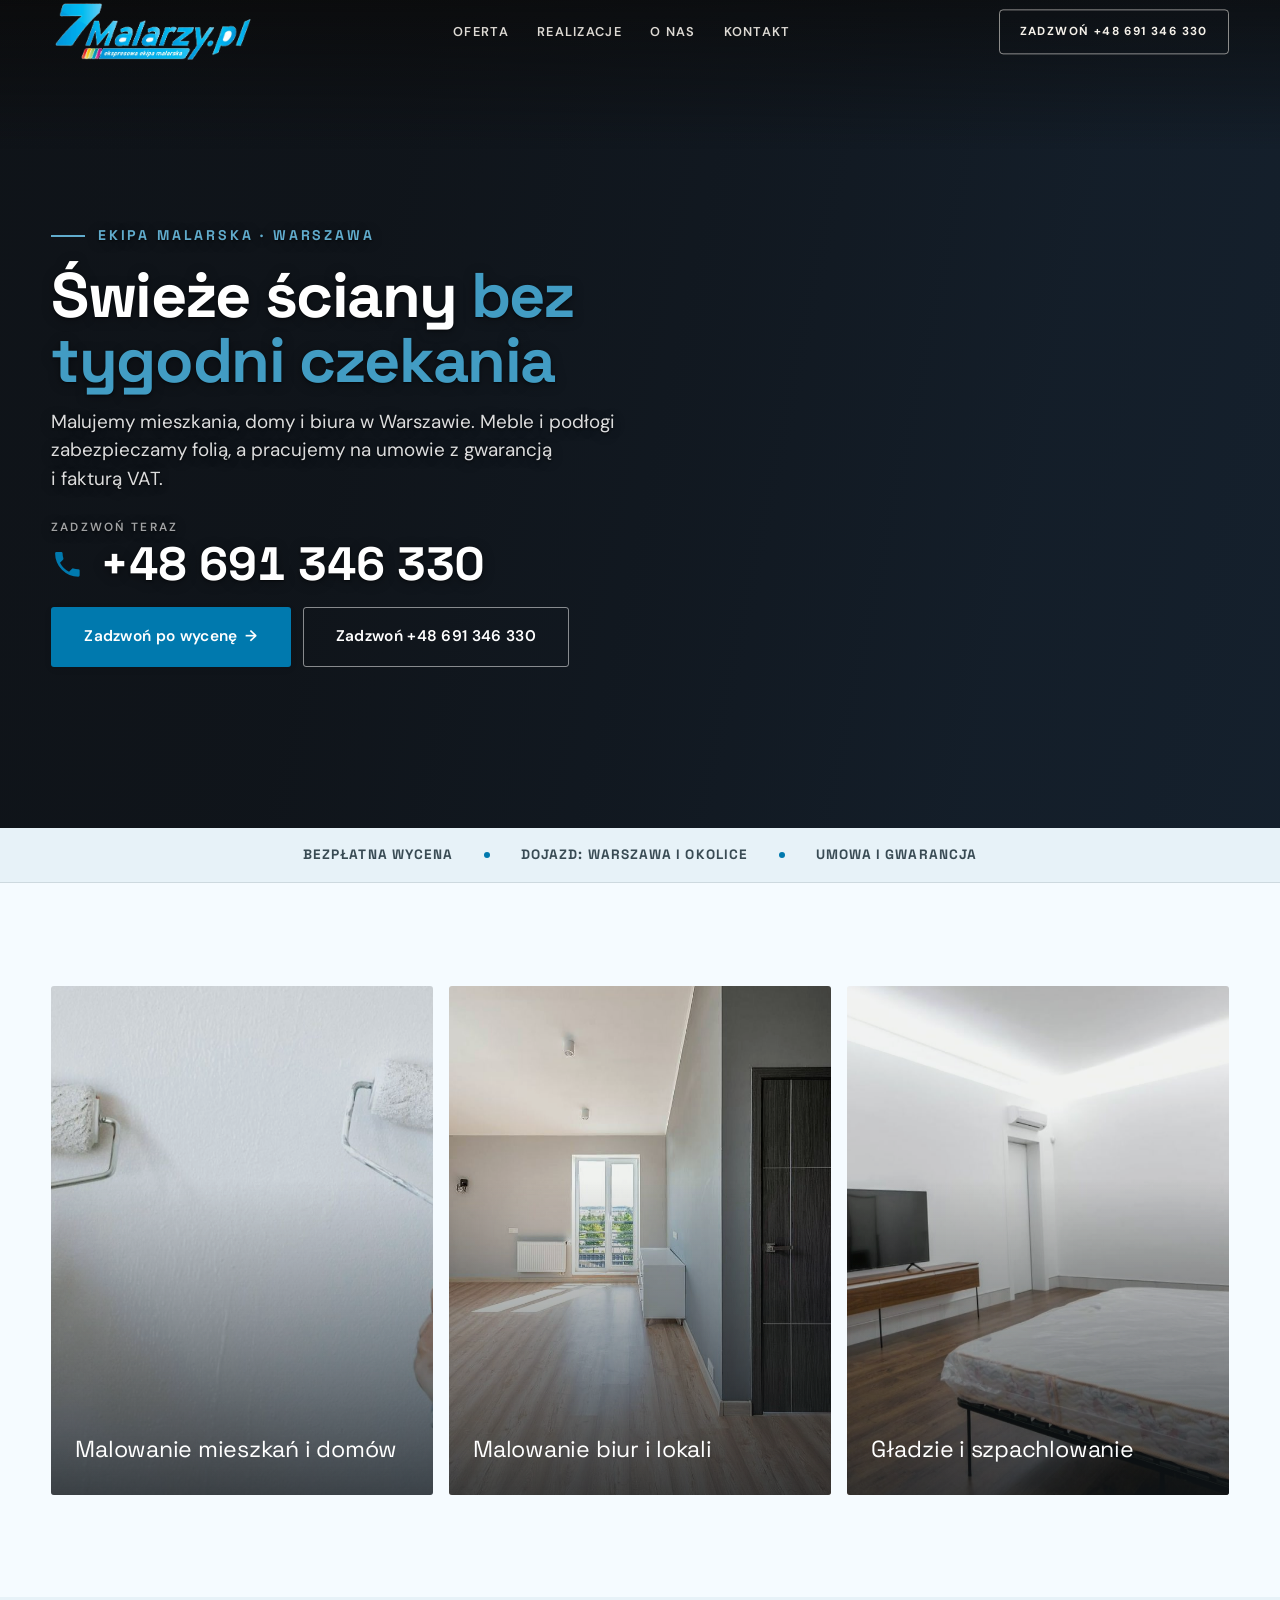
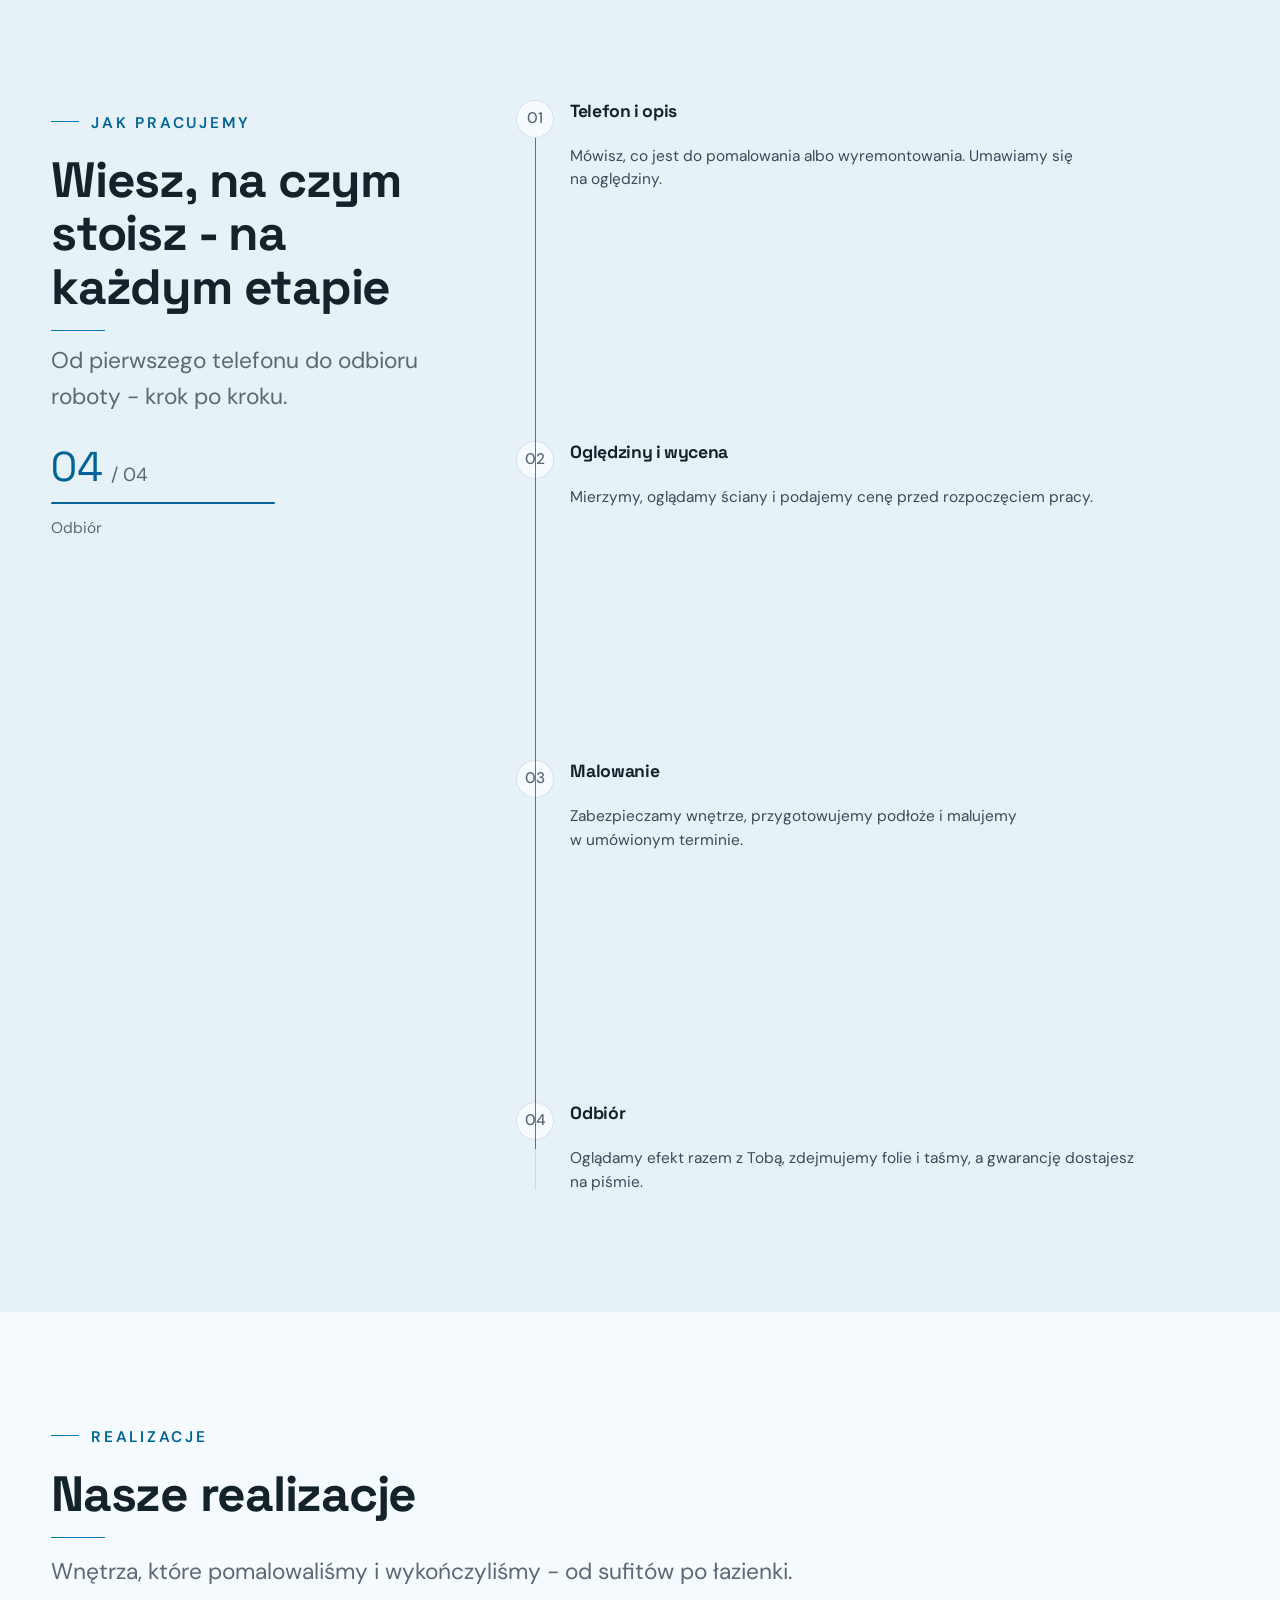
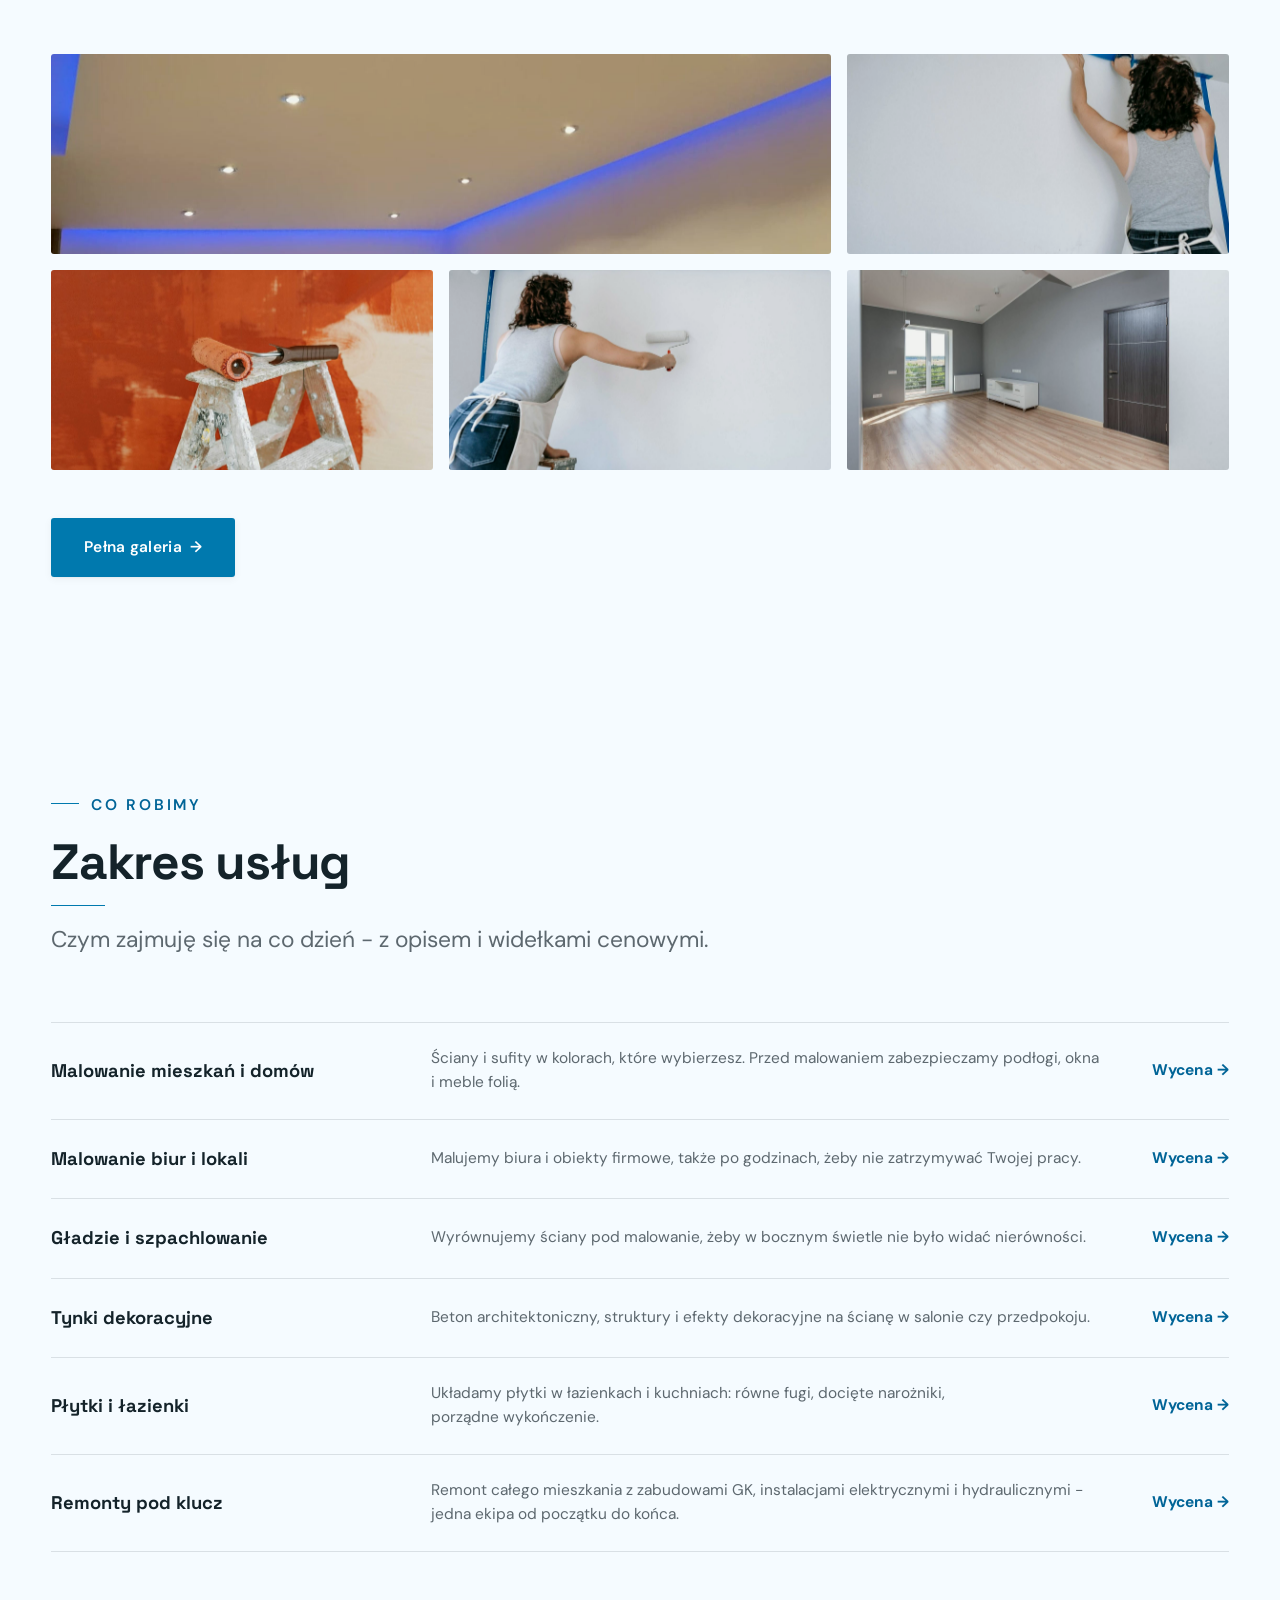
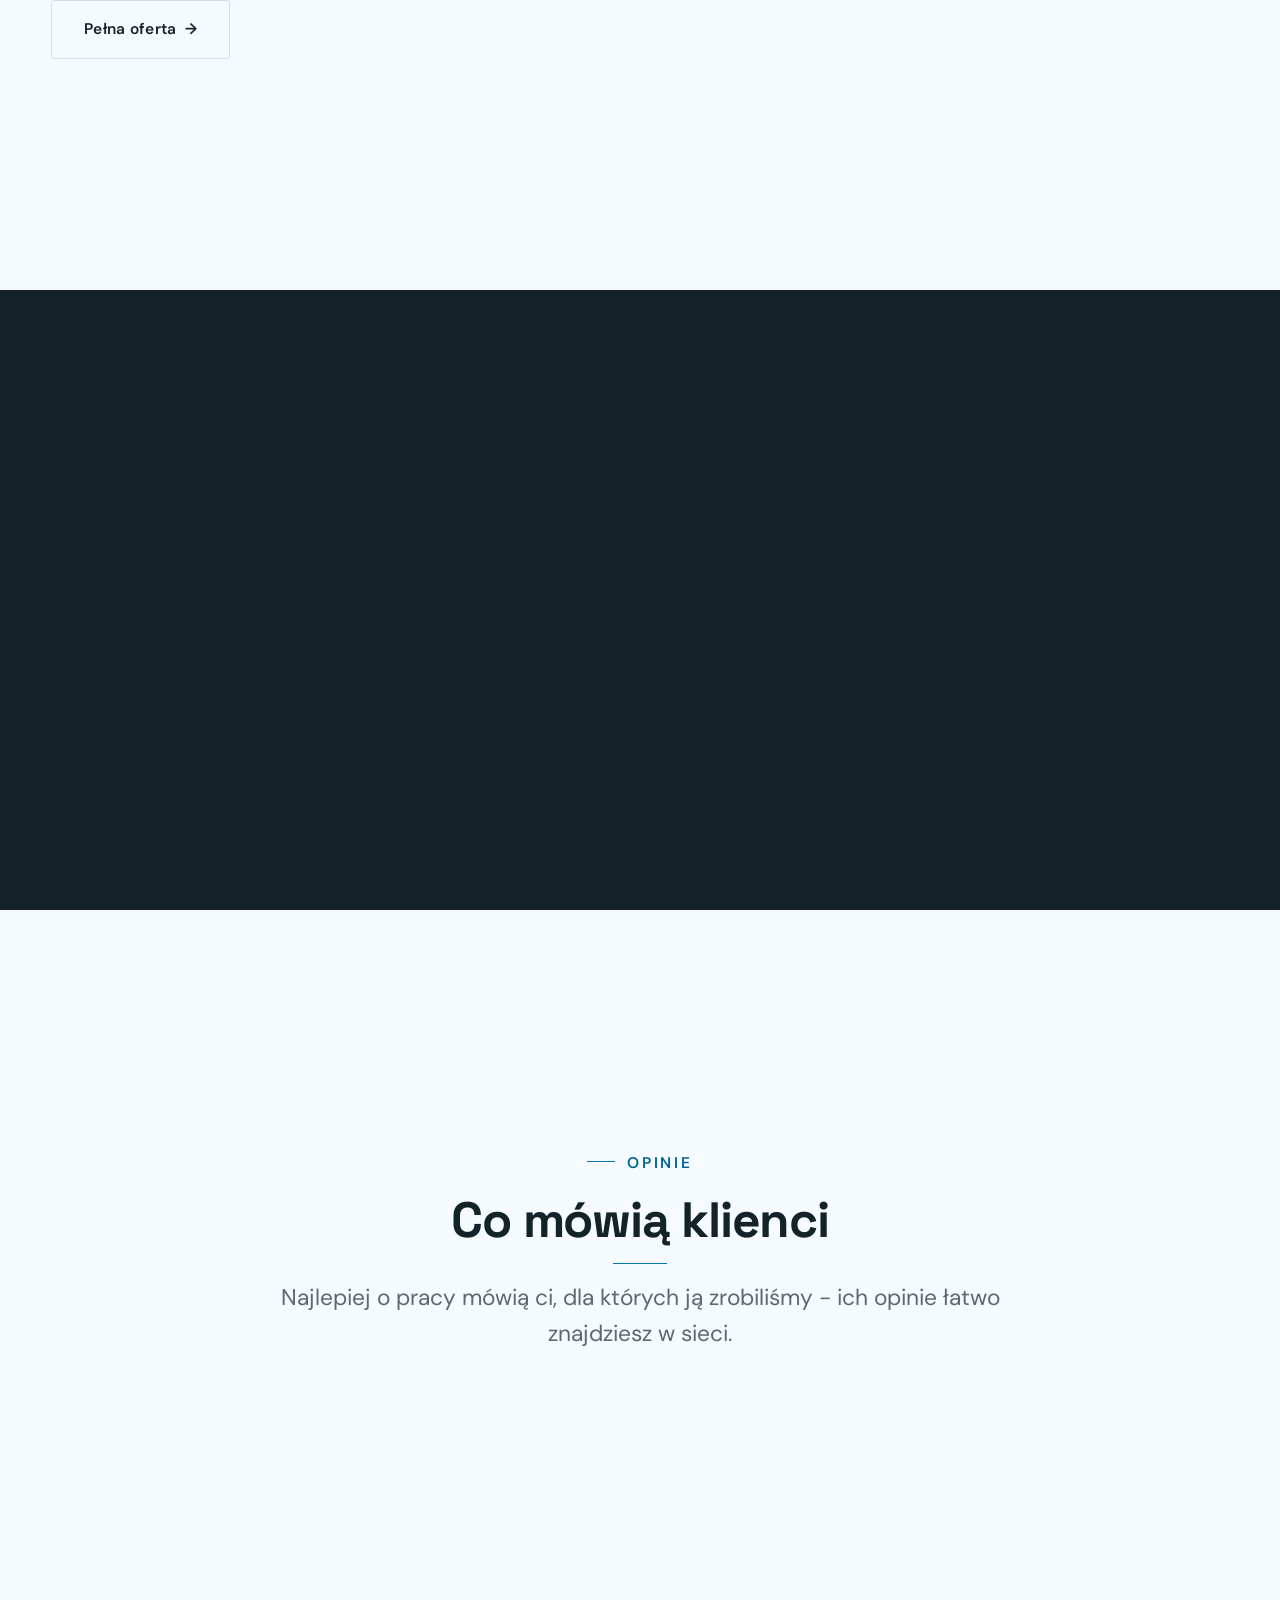
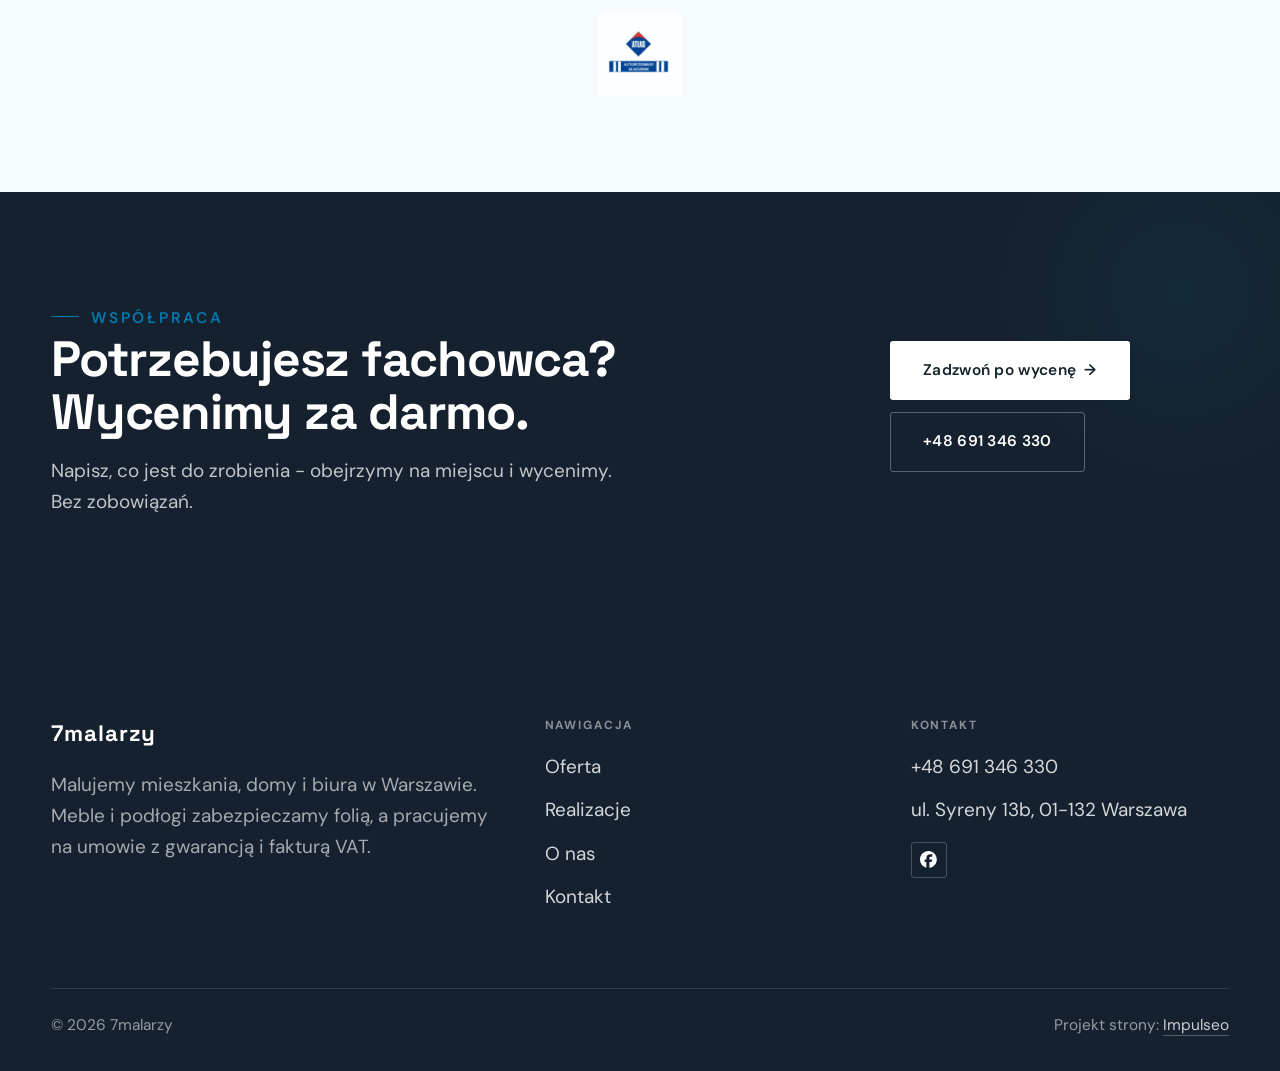
<file: index.html>
<!DOCTYPE html>
<html lang="pl">
<head>
<meta charset="UTF-8">
<meta name="viewport" content="width=device-width, initial-scale=1.0">
<title>7malarzy - Malowanie i wykończenia wnętrz · Warszawa</title>
<meta name="description" content="7malarzy - ekspresowa ekipa malarska z Warszawy. Malowanie mieszkań, domów i biur, gładzie, tynki dekoracyjne, płytki i remonty pod klucz. Umowa, gwarancja, faktura VAT.">
<link rel="canonical" href="https://kris20032.github.io/7malarzy/">
<meta name="robots" content="noindex, nofollow">
<meta property="og:type" content="website">
<meta property="og:locale" content="pl_PL">
<meta property="og:site_name" content="7malarzy">
<meta property="og:title" content="7malarzy - Malowanie i wykończenia wnętrz · Warszawa">
<meta property="og:description" content="7malarzy - ekspresowa ekipa malarska z Warszawy. Malowanie mieszkań, domów i biur, gładzie, tynki dekoracyjne, płytki i remonty pod klucz. Umowa, gwarancja, faktura VAT.">
<meta property="og:url" content="https://kris20032.github.io/7malarzy/">
<meta property="og:image" content="https://kris20032.github.io/7malarzy/img/og.jpg">
<meta property="og:image:width" content="1200">
<meta property="og:image:height" content="630">
<meta name="twitter:card" content="summary_large_image">
<script type="application/ld+json">{"@context": "https://schema.org", "@type": "LocalBusiness", "name": "7malarzy", "url": "https://kris20032.github.io/7malarzy/", "telephone": "+48691346330", "image": "https://kris20032.github.io/7malarzy/img/og.jpg", "areaServed": "Warszawa", "sameAs": ["https://www.facebook.com/7Malarzy/", "https://www.oferteo.pl/7malarzy-pl/firma/2928719"]}</script>
<link rel="preconnect" href="https://fonts.googleapis.com">
<link rel="preconnect" href="https://fonts.gstatic.com" crossorigin>
<link href="https://fonts.googleapis.com/css2?family=Space+Grotesk:wght@500;600;700&family=DM+Sans:opsz,wght@9..40,400;9..40,500;9..40,600&display=swap" rel="stylesheet">
<link rel="stylesheet" href="assets/styles.css?v=d0c3960f">
</head>
<body>

<header class="nav">
  <div class="wrap nav-inner">
    <a class="brand brand-has-logo" href="index.html"><img class="brand-logo" src="img/logo.png" alt="7malarzy" width="1014" height="320" decoding="async"></a>
    <nav class="nav-links">
      <a href="oferta.html">Oferta</a>
      <a href="realizacje.html">Realizacje</a>
      <a href="o-nas.html">O nas</a>
      <a href="kontakt.html">Kontakt</a>
      <a href="tel:+48691346330" class="btn btn-accent">Zadzwoń +48 691 346 330</a>
    </nav>
    <button class="nav-toggle" aria-label="Menu"><span></span><span></span><span></span></button>
  </div>
</header>

<main>
<section class="hero-fach">
  <img class="hf-photo" src="img/hero.jpg" fetchpriority="high" data-rotate="img/g1.jpg|img/g3.jpg" alt="7malarzy" width="1880" height="1255">
  <div class="hf-panel">
    <div class="hf-inner">
      <span class="hf-kicker">Ekipa malarska · Warszawa</span>
      <h1 class="hf-title">Świeże ściany <em>bez tygodni czekania</em></h1>
      <p class="hf-lead">Malujemy mieszkania, domy i biura w Warszawie. Meble i podłogi zabezpieczamy folią, a pracujemy na umowie z gwarancją i fakturą VAT.</p>
      <a class="hf-phone" href="tel:+48691346330"><span class="hf-phone-lab">Zadzwoń teraz</span><span class="hf-phone-num"><svg class="ico-tel" width="16" height="16" viewBox="0 0 24 24" fill="none" aria-hidden="true"><path d="M6.6 10.8a15.5 15.5 0 0 0 6.6 6.6l2.2-2.2a1 1 0 0 1 1-.24 11.4 11.4 0 0 0 3.6.58 1 1 0 0 1 1 1V20a1 1 0 0 1-1 1A17 17 0 0 1 3 4a1 1 0 0 1 1-1h3.5a1 1 0 0 1 1 1c0 1.25.2 2.46.58 3.6a1 1 0 0 1-.25 1l-2.23 2.2Z" fill="currentColor"/></svg> +48 691 346 330</span></a>
      <div class="hf-actions">
        <a href="kontakt.html" class="btn btn-accent">Zadzwoń po wycenę <span class="arr">→</span></a>
        <a href="tel:+48691346330" class="btn btn-ghost hf-ghost">Zadzwoń +48 691 346 330</a>
      </div>
    </div>
  </div>
</section>
<section class="fach-promise">
  <div class="wrap">
    <ul class="fp-row reveal"><li>Bezpłatna wycena</li><li>Dojazd: Warszawa i okolice</li><li>Umowa i gwarancja</li></ul>
  </div>
</section>
<section class="gateways-band">
  <div class="wrap">
    <div class="gateways">
      <a href="oferta.html" class="gateway reveal"><img src="img/g2.jpg" alt="Malowanie mieszkań i domów" loading="lazy" width="1524" height="974" decoding="async"><span class="g-ttl">Malowanie mieszkań i domów</span></a>
      <a href="oferta.html" class="gateway reveal"><img src="img/g4.jpg" alt="Malowanie biur i lokali" loading="lazy" width="1600" height="1068" decoding="async"><span class="g-ttl">Malowanie biur i lokali</span></a>
      <a href="oferta.html" class="gateway reveal"><img src="img/g5.jpg" alt="Gładzie i szpachlowanie" loading="lazy" width="1530" height="982" decoding="async"><span class="g-ttl">Gładzie i szpachlowanie</span></a>
    </div>
  </div>
</section>
<section class="proces proces-os fachowcy">
  <div class="wrap proc-grid">
    <div class="proc-side">
      <div class="head reveal">
        <span class="eyebrow">Jak pracujemy</span>
        <h2>Wiesz, na czym stoisz - na każdym etapie</h2>
        <p>Od pierwszego telefonu do odbioru roboty - krok po kroku.</p>
      </div>
      <div class="proc-count" aria-hidden="true"><span class="pc-cur">01</span><span class="pc-all">/ 04</span></div>
      <div class="proc-bar" aria-hidden="true"><i></i></div>
      <p class="proc-now" aria-hidden="true">Telefon i opis</p>
    </div>
    <ol class="proces-line">
      <li class="reveal"><span class="pno">01</span><h3>Telefon i opis</h3><p>Mówisz, co jest do pomalowania albo wyremontowania. Umawiamy się na oględziny.</p></li>
      <li class="reveal"><span class="pno">02</span><h3>Oględziny i wycena</h3><p>Mierzymy, oglądamy ściany i podajemy cenę przed rozpoczęciem pracy.</p></li>
      <li class="reveal"><span class="pno">03</span><h3>Malowanie</h3><p>Zabezpieczamy wnętrze, przygotowujemy podłoże i malujemy w umówionym terminie.</p></li>
      <li class="reveal"><span class="pno">04</span><h3>Odbiór</h3><p>Oglądamy efekt razem z Tobą, zdejmujemy folie i taśmy, a gwarancję dostajesz na piśmie.</p></li>
    </ol>
  </div>
</section>
<section>
  <div class="wrap">
    <div class="head reveal">
      <span class="eyebrow">Realizacje</span>
      <h2>Nasze realizacje</h2>
      <p>Wnętrza, które pomalowaliśmy i wykończyliśmy - od sufitów po łazienki.</p>
    </div>
    <div class="gallery">
      <div class="tile t-two3 reveal"><img src="img/g6.jpg" alt="7malarzy" loading="lazy" width="1496" height="1098" decoding="async"></div>
      <div class="tile t-third reveal"><img src="img/g7.jpg" alt="7malarzy" loading="lazy" width="1600" height="1066" decoding="async"></div>
      <div class="tile t-third reveal"><img src="img/g8.jpg" alt="7malarzy" loading="lazy" width="1600" height="1067" decoding="async"></div>
      <div class="tile t-third reveal"><img src="img/g9.jpg" alt="7malarzy" loading="lazy" width="1600" height="1066" decoding="async"></div>
      <div class="tile t-third reveal"><img src="img/g10.jpg" alt="7malarzy" loading="lazy" width="1600" height="1068" decoding="async"></div>
    </div>
    <div style="margin-top:var(--space-7)" class="reveal"><a href="realizacje.html" class="btn btn-accent">Pełna galeria <span class="arr">→</span></a></div>
  </div>
</section>
<section class="fach-uslugi">
  <div class="wrap">
    <div class="head reveal">
      <span class="eyebrow">Co robimy</span>
      <h2>Zakres usług</h2>
      <p>Czym zajmuję się na co dzień - z opisem i widełkami cenowymi.</p>
    </div>
    <ul class="fu-list">
      <li class="fu-row reveal"><div class="fu-name">Malowanie mieszkań i domów</div><div class="fu-desc">Ściany i sufity w kolorach, które wybierzesz. Przed malowaniem zabezpieczamy podłogi, okna i meble folią.</div><a class="fu-cta" href="kontakt.html">Wycena <span class="arr">→</span></a></li>
      <li class="fu-row reveal"><div class="fu-name">Malowanie biur i lokali</div><div class="fu-desc">Malujemy biura i obiekty firmowe, także po godzinach, żeby nie zatrzymywać Twojej pracy.</div><a class="fu-cta" href="kontakt.html">Wycena <span class="arr">→</span></a></li>
      <li class="fu-row reveal"><div class="fu-name">Gładzie i szpachlowanie</div><div class="fu-desc">Wyrównujemy ściany pod malowanie, żeby w bocznym świetle nie było widać nierówności.</div><a class="fu-cta" href="kontakt.html">Wycena <span class="arr">→</span></a></li>
      <li class="fu-row reveal"><div class="fu-name">Tynki dekoracyjne</div><div class="fu-desc">Beton architektoniczny, struktury i efekty dekoracyjne na ścianę w salonie czy przedpokoju.</div><a class="fu-cta" href="kontakt.html">Wycena <span class="arr">→</span></a></li>
      <li class="fu-row reveal"><div class="fu-name">Płytki i łazienki</div><div class="fu-desc">Układamy płytki w łazienkach i kuchniach: równe fugi, docięte narożniki, porządne wykończenie.</div><a class="fu-cta" href="kontakt.html">Wycena <span class="arr">→</span></a></li>
      <li class="fu-row reveal"><div class="fu-name">Remonty pod klucz</div><div class="fu-desc">Remont całego mieszkania z zabudowami GK, instalacjami elektrycznymi i hydraulicznymi - jedna ekipa od początku do końca.</div><a class="fu-cta" href="kontakt.html">Wycena <span class="arr">→</span></a></li>
    </ul>
    <div style="margin-top:var(--space-7)" class="reveal"><a href="oferta.html" class="btn btn-ghost">Pełna oferta <span class="arr">→</span></a></div>
  </div>
</section>
<section class="stopklatka" aria-hidden="true">
  <div class="stk-bg" style="background-image:url(img/about.jpg)"></div>
</section>
<section class="opinie op-fallback">
  <div class="wrap">
    <div class="head center reveal">
      <span class="eyebrow">Opinie</span>
      <h2>Co mówią klienci</h2>
      <p>Najlepiej o pracy mówią ci, dla których ją zrobiliśmy - ich opinie łatwo znajdziesz w sieci.</p>
    </div>
  </div>
</section>
<section class="odznaki">
  <div class="wrap">
    <ul class="odz-row">
      <li class="odz reveal"><img src="img/odznaka-1.jpg" alt="ATLAS Autoryzowany Glazurnik" loading="lazy" decoding="async" width="898" height="898"></li>
    </ul>
  </div>
</section>
<section class="cta">
  <div class="wrap">
    <div class="reveal">
      <span class="eyebrow">Współpraca</span>
      <h2>Potrzebujesz fachowca? Wycenimy za darmo.</h2>
      <p>Napisz, co jest do zrobienia - obejrzymy na miejscu i wycenimy. Bez zobowiązań.</p>
    </div>
    <div class="cta-actions reveal">
      <a href="kontakt.html" class="btn btn-light">Zadzwoń po wycenę <span class="arr">→</span></a>
      <a href="tel:+48691346330" class="btn btn-ghost btn-ghost-cta">+48 691 346 330</a>
    </div>
  </div>
</section>
</main>

<footer>
  <div class="wrap">
    <div class="foot-grid">
      <div class="foot-brand">
        <div class="name">7malarzy</div>
        <p>Malujemy mieszkania, domy i biura w Warszawie. Meble i podłogi zabezpieczamy folią, a pracujemy na umowie z gwarancją i fakturą VAT.</p>
      </div>
      <div class="foot-col">
        <h4>Nawigacja</h4>
        <a href="oferta.html">Oferta</a>
        <a href="realizacje.html">Realizacje</a>
        <a href="o-nas.html">O nas</a>
        <a href="kontakt.html">Kontakt</a>
      </div>
      <div class="foot-col">
        <h4>Kontakt</h4>
        <a href="tel:+48691346330">+48 691 346 330</a>
        <p>ul. Syreny 13b, 01-132 Warszawa</p>
      <div class="foot-soc">
        <a class="soc" href="https://www.facebook.com/7Malarzy/" target="_blank" rel="noopener" aria-label="Facebook - 7malarzy"><svg viewBox="0 0 24 24" aria-hidden="true" focusable="false"><path d="M9.101 23.691v-7.98H6.627v-3.667h2.474v-1.58c0-4.085 1.848-5.978 5.858-5.978.401 0 .955.042 1.468.103a8.68 8.68 0 0 1 1.141.195v3.325a8.623 8.623 0 0 0-.653-.036 26.805 26.805 0 0 0-.733-.009c-.707 0-1.259.096-1.675.309a1.686 1.686 0 0 0-.679.622c-.258.42-.374.995-.374 1.752v1.297h3.919l-.386 2.103-.287 1.564h-3.246v8.245C19.396 23.238 24 18.179 24 12.044c0-6.627-5.373-12-12-12s-12 5.373-12 12c0 5.628 3.874 10.35 9.101 11.647Z" fill="currentColor"/></svg></a>
      </div>
      </div>
    </div>
    <div class="foot-bot">
      <span>© 2026 7malarzy</span>
      <span>Projekt strony: <a class="foot-credit" href="https://impulseo.pl" target="_blank" rel="noopener">Impulseo</a></span>
    </div>
  </div>
</footer>
<div class="sticky-call"><a class="sc-call" href="tel:+48691346330"><svg class="ico-tel" width="16" height="16" viewBox="0 0 24 24" fill="none" aria-hidden="true"><path d="M6.6 10.8a15.5 15.5 0 0 0 6.6 6.6l2.2-2.2a1 1 0 0 1 1-.24 11.4 11.4 0 0 0 3.6.58 1 1 0 0 1 1 1V20a1 1 0 0 1-1 1A17 17 0 0 1 3 4a1 1 0 0 1 1-1h3.5a1 1 0 0 1 1 1c0 1.25.2 2.46.58 3.6a1 1 0 0 1-.25 1l-2.23 2.2Z" fill="currentColor"/></svg> Zadzwoń</a><a class="sc-quote" href="kontakt.html">Zadzwoń po wycenę</a></div>
<div class="demo-wazne" data-do="2026-10-28" data-cykl="3" hidden><svg class="dw-ico" width="13" height="13" viewBox="0 0 24 24" fill="none" aria-hidden="true"><circle cx="12" cy="12" r="8.6" stroke="currentColor" stroke-width="1.8"/><path d="M12 7.2V12l3.3 2" stroke="currentColor" stroke-width="1.8" stroke-linecap="round"/></svg><span class="dw-txt"></span></div>

<script src="assets/main.js"></script>
</body>
</html>
</file>
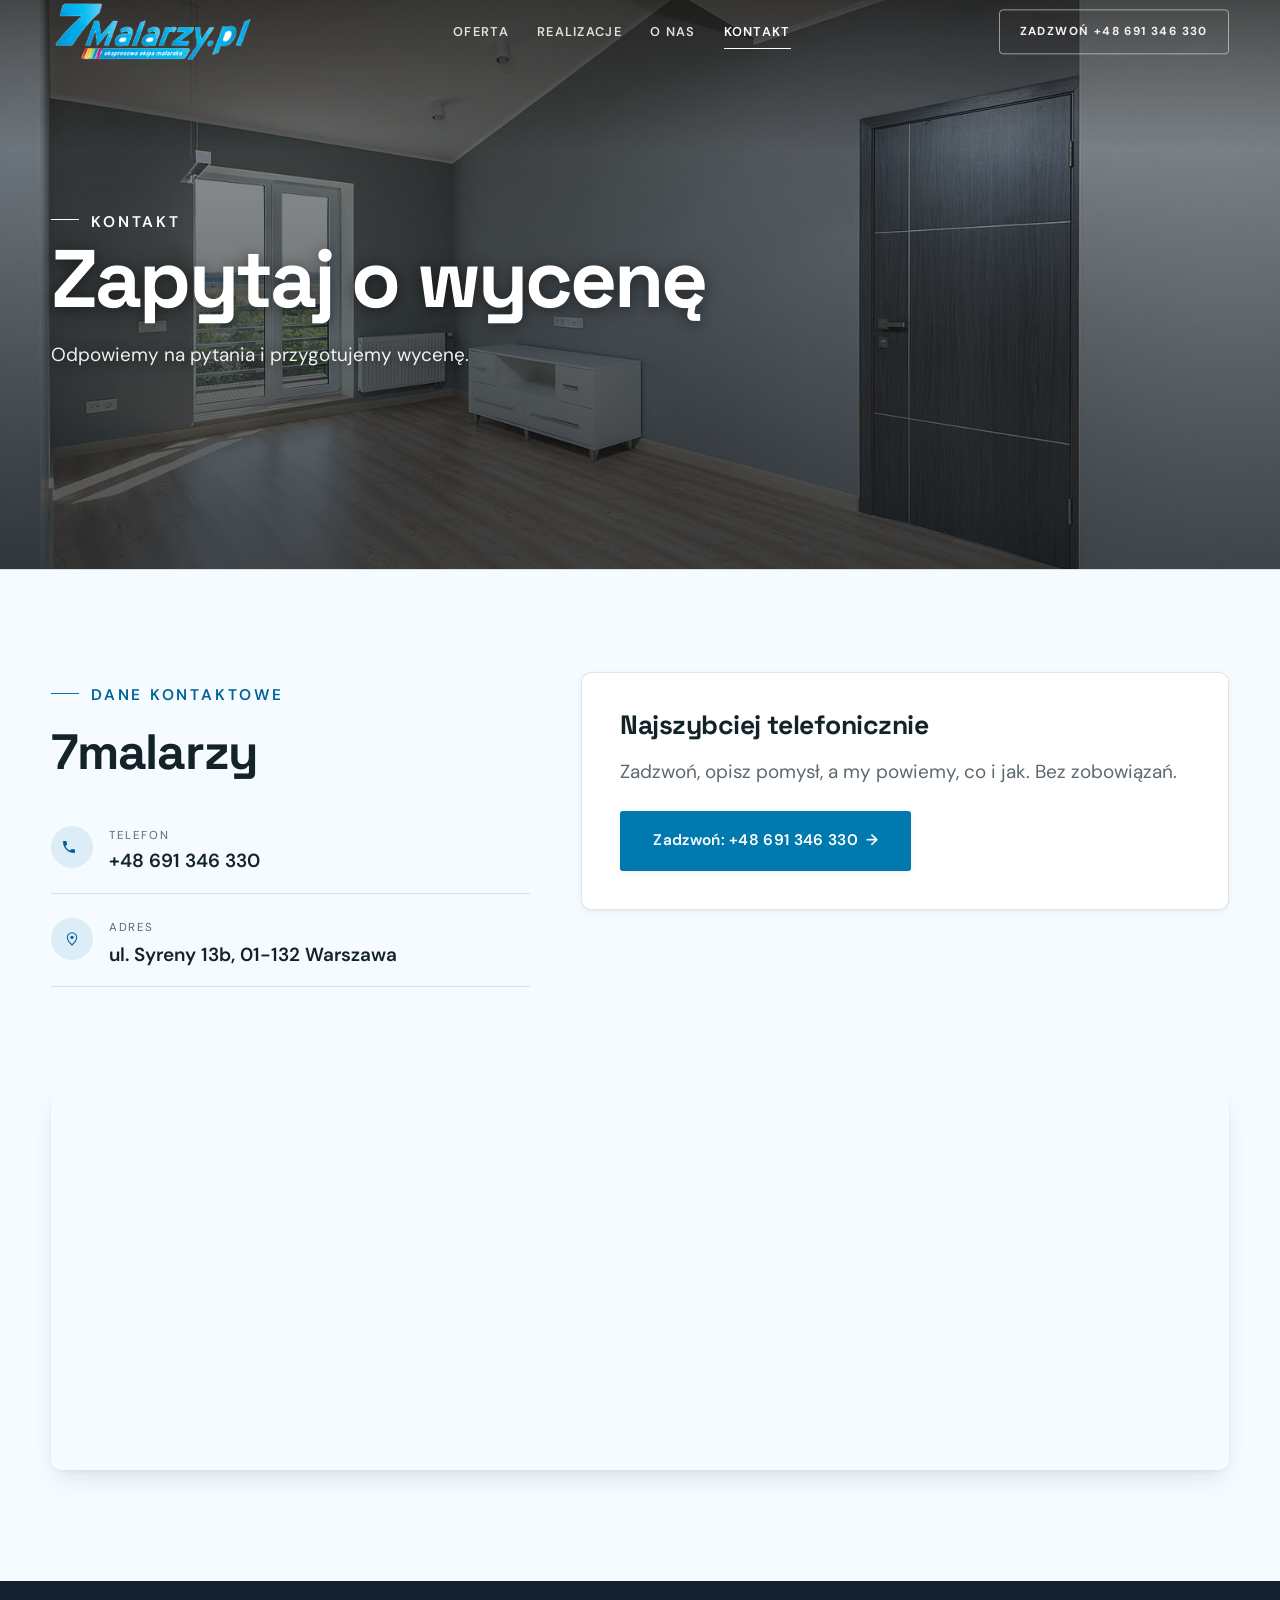
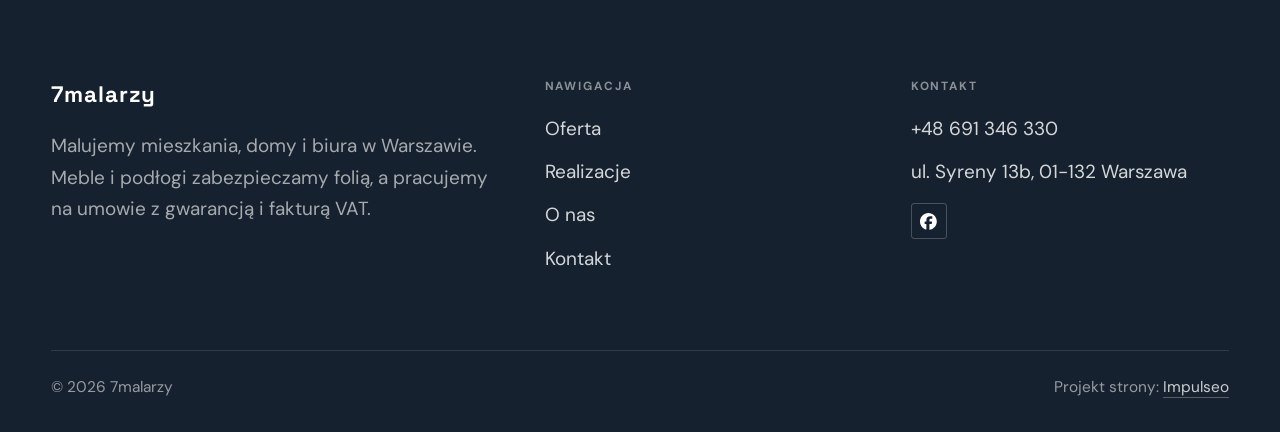
<file: kontakt.html>
<!DOCTYPE html>
<html lang="pl">
<head>
<meta charset="UTF-8">
<meta name="viewport" content="width=device-width, initial-scale=1.0">
<title>Kontakt - 7malarzy</title>
<meta name="description" content="Kontakt 7malarzy - ul. Syreny 13b, 01-132 Warszawa">
<link rel="canonical" href="https://kris20032.github.io/7malarzy/kontakt.html">
<meta name="robots" content="noindex, nofollow">
<meta property="og:type" content="website">
<meta property="og:locale" content="pl_PL">
<meta property="og:site_name" content="7malarzy">
<meta property="og:title" content="Kontakt - 7malarzy">
<meta property="og:description" content="Kontakt 7malarzy - ul. Syreny 13b, 01-132 Warszawa">
<meta property="og:url" content="https://kris20032.github.io/7malarzy/kontakt.html">
<meta property="og:image" content="https://kris20032.github.io/7malarzy/img/og.jpg">
<meta property="og:image:width" content="1200">
<meta property="og:image:height" content="630">
<meta name="twitter:card" content="summary_large_image">
<link rel="preconnect" href="https://fonts.googleapis.com">
<link rel="preconnect" href="https://fonts.gstatic.com" crossorigin>
<link href="https://fonts.googleapis.com/css2?family=Space+Grotesk:wght@500;600;700&family=DM+Sans:opsz,wght@9..40,400;9..40,500;9..40,600&display=swap" rel="stylesheet">
<link rel="stylesheet" href="assets/styles.css?v=d0c3960f">
</head>
<body>

<header class="nav">
  <div class="wrap nav-inner">
    <a class="brand brand-has-logo" href="index.html"><img class="brand-logo" src="img/logo.png" alt="7malarzy" width="1014" height="320" decoding="async"></a>
    <nav class="nav-links">
      <a href="oferta.html">Oferta</a>
      <a href="realizacje.html">Realizacje</a>
      <a href="o-nas.html">O nas</a>
      <a href="kontakt.html" class="active" aria-current="page">Kontakt</a>
      <a href="tel:+48691346330" class="btn btn-accent">Zadzwoń +48 691 346 330</a>
    </nav>
    <button class="nav-toggle" aria-label="Menu"><span></span><span></span><span></span></button>
  </div>
</header>

<main>
<section class="pagehead">
  <img src="img/g10.jpg" alt="7malarzy - Zapytaj o wycenę" width="1600" height="1068" decoding="async">
  <div class="wrap">
    <span class="eyebrow">Kontakt</span>
    <h1>Zapytaj o wycenę</h1>
    <p>Odpowiemy na pytania i przygotujemy wycenę.</p>
  </div>
</section>
<section>
  <div class="wrap contact-grid">
    <div class="reveal">
      <span class="eyebrow">Dane kontaktowe</span>
      <h2 style="margin:var(--space-4) 0 var(--space-6)">7malarzy</h2>
      <div class="info-list">
        <div class="info-row"><div class="ic"><svg class="ico-tel" width="16" height="16" viewBox="0 0 24 24" fill="none" aria-hidden="true"><path d="M6.6 10.8a15.5 15.5 0 0 0 6.6 6.6l2.2-2.2a1 1 0 0 1 1-.24 11.4 11.4 0 0 0 3.6.58 1 1 0 0 1 1 1V20a1 1 0 0 1-1 1A17 17 0 0 1 3 4a1 1 0 0 1 1-1h3.5a1 1 0 0 1 1 1c0 1.25.2 2.46.58 3.6a1 1 0 0 1-.25 1l-2.23 2.2Z" fill="currentColor"/></svg></div><div><div class="lbl">Telefon</div><a class="val" href="tel:+48691346330">+48 691 346 330</a></div></div>
        <div class="info-row"><div class="ic"><svg class="ico-pin" width="16" height="16" viewBox="0 0 24 24" fill="none" aria-hidden="true"><path d="M12 21s7-6.1 7-11.5A7 7 0 0 0 5 9.5C5 14.9 12 21 12 21Z" stroke="currentColor" stroke-width="1.6" fill="none"/><circle cx="12" cy="9.5" r="2.4" fill="currentColor"/></svg></div><div><div class="lbl">Adres</div><div class="val">ul. Syreny 13b, 01-132 Warszawa</div></div></div>
      </div>
    </div>
    <div class="reveal">
      <div class="form">
        <h3 style="margin-bottom:var(--space-4)">Najszybciej telefonicznie</h3>
        <p class="muted" style="margin-bottom:var(--space-5)">Zadzwoń, opisz pomysł, a my powiemy, co i jak. Bez zobowiązań.</p>
        <a href="tel:+48691346330" class="btn btn-accent" style="justify-content:center">Zadzwoń: +48 691 346 330 <span class="arr">→</span></a>
      </div>
    </div>
  </div>
</section>
<section style="padding-top:0">
  <div class="wrap reveal">
    <iframe class="map" title="7malarzy - Warszawa" src="https://maps.google.com/maps?q=7malarzy%20Warszawa&z=15&output=embed" loading="lazy" referrerpolicy="no-referrer-when-downgrade"></iframe>
  </div>
</section>
</main>

<footer>
  <div class="wrap">
    <div class="foot-grid">
      <div class="foot-brand">
        <div class="name">7malarzy</div>
        <p>Malujemy mieszkania, domy i biura w Warszawie. Meble i podłogi zabezpieczamy folią, a pracujemy na umowie z gwarancją i fakturą VAT.</p>
      </div>
      <div class="foot-col">
        <h4>Nawigacja</h4>
        <a href="oferta.html">Oferta</a>
        <a href="realizacje.html">Realizacje</a>
        <a href="o-nas.html">O nas</a>
        <a href="kontakt.html">Kontakt</a>
      </div>
      <div class="foot-col">
        <h4>Kontakt</h4>
        <a href="tel:+48691346330">+48 691 346 330</a>
        <p>ul. Syreny 13b, 01-132 Warszawa</p>
      <div class="foot-soc">
        <a class="soc" href="https://www.facebook.com/7Malarzy/" target="_blank" rel="noopener" aria-label="Facebook - 7malarzy"><svg viewBox="0 0 24 24" aria-hidden="true" focusable="false"><path d="M9.101 23.691v-7.98H6.627v-3.667h2.474v-1.58c0-4.085 1.848-5.978 5.858-5.978.401 0 .955.042 1.468.103a8.68 8.68 0 0 1 1.141.195v3.325a8.623 8.623 0 0 0-.653-.036 26.805 26.805 0 0 0-.733-.009c-.707 0-1.259.096-1.675.309a1.686 1.686 0 0 0-.679.622c-.258.42-.374.995-.374 1.752v1.297h3.919l-.386 2.103-.287 1.564h-3.246v8.245C19.396 23.238 24 18.179 24 12.044c0-6.627-5.373-12-12-12s-12 5.373-12 12c0 5.628 3.874 10.35 9.101 11.647Z" fill="currentColor"/></svg></a>
      </div>
      </div>
    </div>
    <div class="foot-bot">
      <span>© 2026 7malarzy</span>
      <span>Projekt strony: <a class="foot-credit" href="https://impulseo.pl" target="_blank" rel="noopener">Impulseo</a></span>
    </div>
  </div>
</footer>
<div class="sticky-call"><a class="sc-call" href="tel:+48691346330"><svg class="ico-tel" width="16" height="16" viewBox="0 0 24 24" fill="none" aria-hidden="true"><path d="M6.6 10.8a15.5 15.5 0 0 0 6.6 6.6l2.2-2.2a1 1 0 0 1 1-.24 11.4 11.4 0 0 0 3.6.58 1 1 0 0 1 1 1V20a1 1 0 0 1-1 1A17 17 0 0 1 3 4a1 1 0 0 1 1-1h3.5a1 1 0 0 1 1 1c0 1.25.2 2.46.58 3.6a1 1 0 0 1-.25 1l-2.23 2.2Z" fill="currentColor"/></svg> Zadzwoń</a><a class="sc-quote" href="kontakt.html">Zadzwoń po wycenę</a></div>
<div class="demo-wazne" data-do="2026-10-28" data-cykl="3" hidden><svg class="dw-ico" width="13" height="13" viewBox="0 0 24 24" fill="none" aria-hidden="true"><circle cx="12" cy="12" r="8.6" stroke="currentColor" stroke-width="1.8"/><path d="M12 7.2V12l3.3 2" stroke="currentColor" stroke-width="1.8" stroke-linecap="round"/></svg><span class="dw-txt"></span></div>

<script src="assets/main.js"></script>
</body>
</html>
</file>
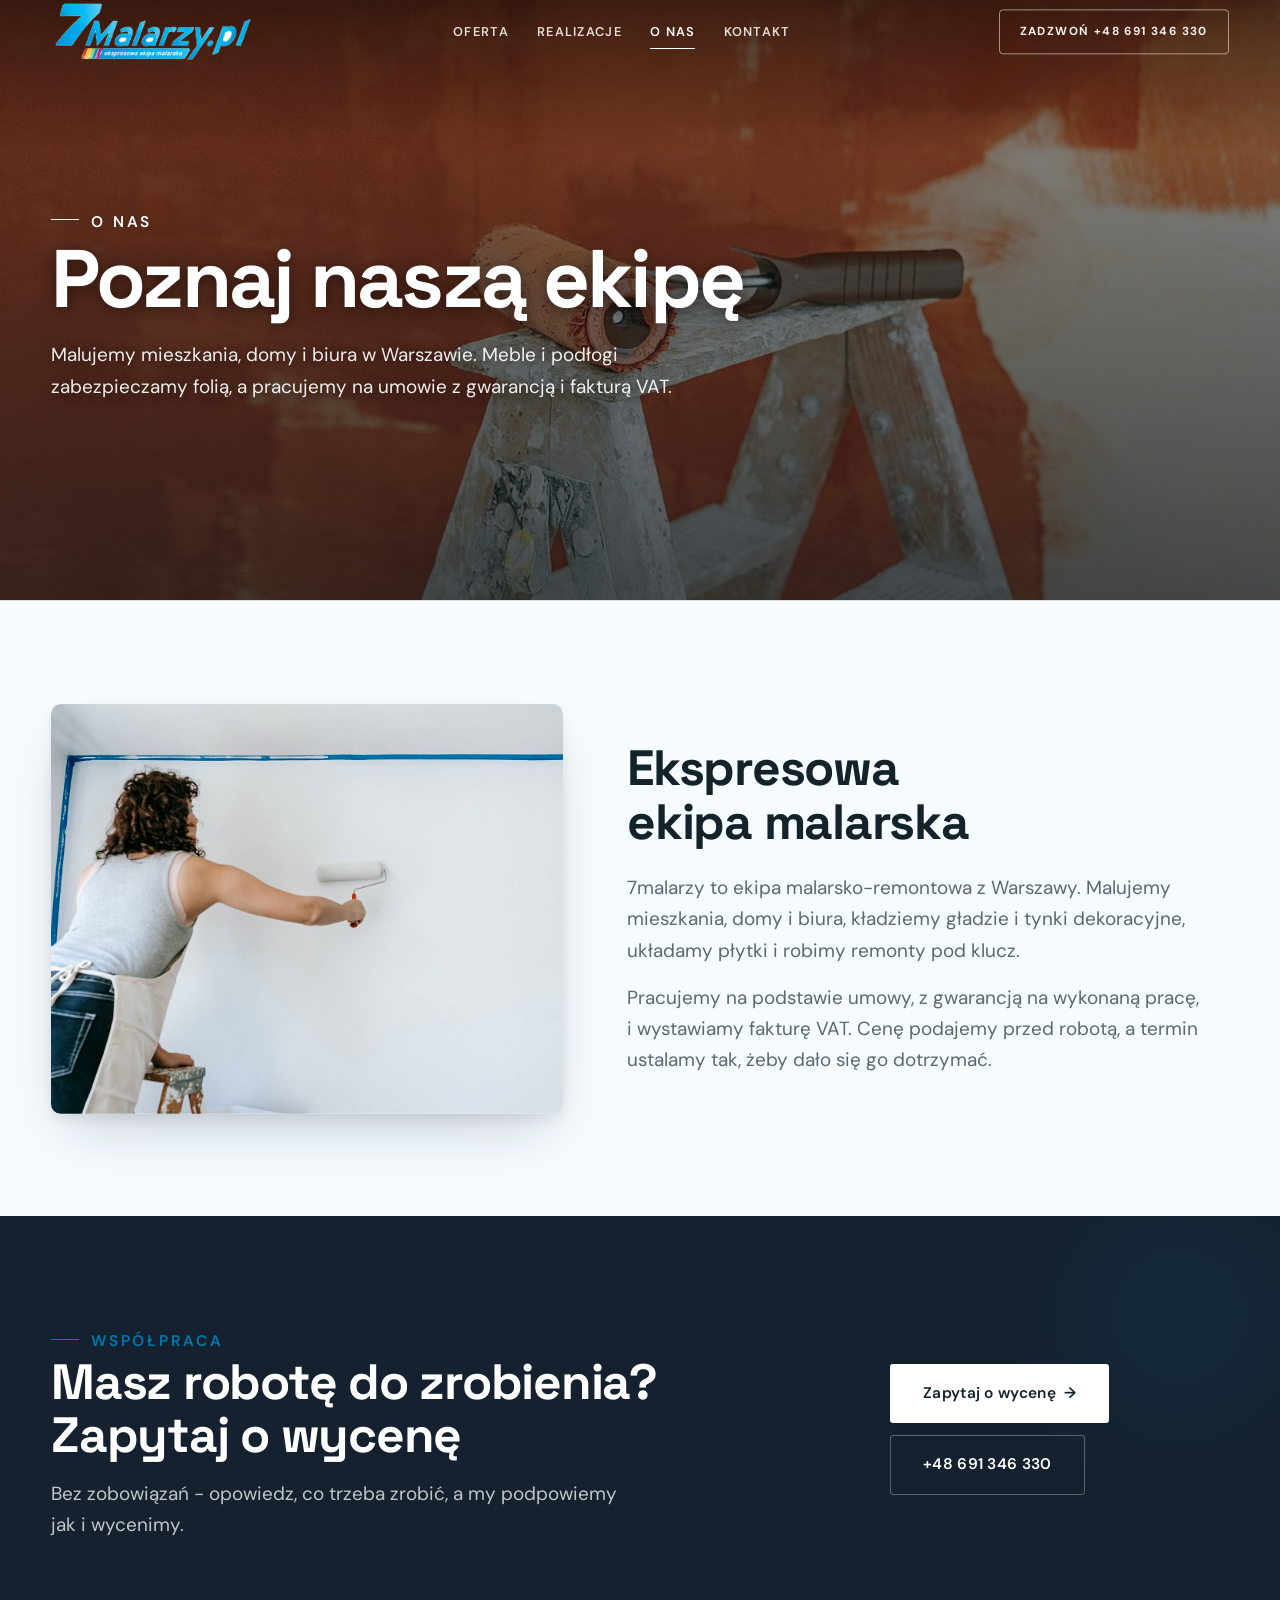
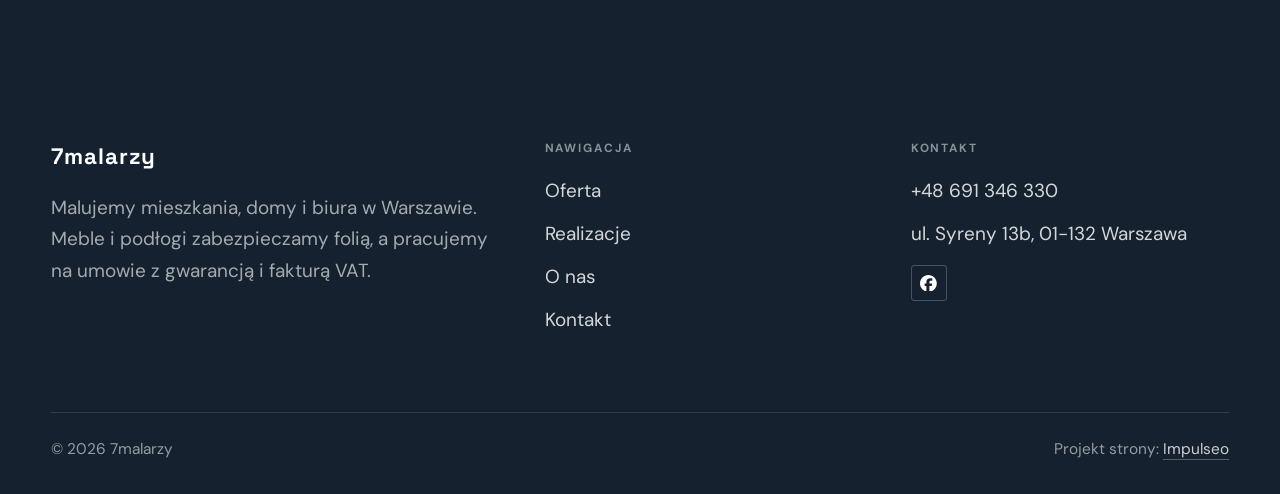
<file: o-nas.html>
<!DOCTYPE html>
<html lang="pl">
<head>
<meta charset="UTF-8">
<meta name="viewport" content="width=device-width, initial-scale=1.0">
<title>O nas - 7malarzy</title>
<meta name="description" content="7malarzy - ekspresowa ekipa malarska z Warszawy. Malowanie mieszkań, domów i biur, gładzie, tynki dekoracyjne, płytki i remonty pod klucz. Umowa, gwarancja, faktura VAT.">
<link rel="canonical" href="https://kris20032.github.io/7malarzy/o-nas.html">
<meta name="robots" content="noindex, nofollow">
<meta property="og:type" content="website">
<meta property="og:locale" content="pl_PL">
<meta property="og:site_name" content="7malarzy">
<meta property="og:title" content="O nas - 7malarzy">
<meta property="og:description" content="7malarzy - ekspresowa ekipa malarska z Warszawy. Malowanie mieszkań, domów i biur, gładzie, tynki dekoracyjne, płytki i remonty pod klucz. Umowa, gwarancja, faktura VAT.">
<meta property="og:url" content="https://kris20032.github.io/7malarzy/o-nas.html">
<meta property="og:image" content="https://kris20032.github.io/7malarzy/img/og.jpg">
<meta property="og:image:width" content="1200">
<meta property="og:image:height" content="630">
<meta name="twitter:card" content="summary_large_image">
<link rel="preconnect" href="https://fonts.googleapis.com">
<link rel="preconnect" href="https://fonts.gstatic.com" crossorigin>
<link href="https://fonts.googleapis.com/css2?family=Space+Grotesk:wght@500;600;700&family=DM+Sans:opsz,wght@9..40,400;9..40,500;9..40,600&display=swap" rel="stylesheet">
<link rel="stylesheet" href="assets/styles.css?v=d0c3960f">
</head>
<body>

<header class="nav">
  <div class="wrap nav-inner">
    <a class="brand brand-has-logo" href="index.html"><img class="brand-logo" src="img/logo.png" alt="7malarzy" width="1014" height="320" decoding="async"></a>
    <nav class="nav-links">
      <a href="oferta.html">Oferta</a>
      <a href="realizacje.html">Realizacje</a>
      <a href="o-nas.html" class="active" aria-current="page">O nas</a>
      <a href="kontakt.html">Kontakt</a>
      <a href="tel:+48691346330" class="btn btn-accent">Zadzwoń +48 691 346 330</a>
    </nav>
    <button class="nav-toggle" aria-label="Menu"><span></span><span></span><span></span></button>
  </div>
</header>

<main>
<section class="pagehead">
  <img src="img/g8.jpg" alt="7malarzy - Poznaj naszą ekipę" width="1600" height="1067" decoding="async">
  <div class="wrap">
    <span class="eyebrow">O nas</span>
    <h1>Poznaj naszą ekipę</h1>
    <p>Malujemy mieszkania, domy i biura w Warszawie. Meble i podłogi zabezpieczamy folią, a pracujemy na umowie z gwarancją i fakturą VAT.</p>
  </div>
</section>
<section>
  <div class="wrap split">
    <div class="split-art reveal"><img src="img/g9.jpg" alt="7malarzy" loading="lazy" width="1600" height="1066" decoding="async"></div>
    <div class="split-copy reveal">
      <h2>Ekspresowa ekipa malarska</h2>
      <p class="muted">7malarzy to ekipa malarsko-remontowa z Warszawy. Malujemy mieszkania, domy i biura, kładziemy gładzie i tynki dekoracyjne, układamy płytki i robimy remonty pod klucz.</p>
      <p class="muted">Pracujemy na podstawie umowy, z gwarancją na wykonaną pracę, i wystawiamy fakturę VAT. Cenę podajemy przed robotą, a termin ustalamy tak, żeby dało się go dotrzymać.</p>
    </div>
  </div>
</section>


<section class="cta">
  <div class="wrap">
    <div class="reveal">
      <span class="eyebrow">Współpraca</span>
      <h2>Masz robotę do zrobienia? Zapytaj o wycenę</h2>
      <p>Bez zobowiązań - opowiedz, co trzeba zrobić, a my podpowiemy jak i wycenimy.</p>
    </div>
    <div class="cta-actions reveal">
      <a href="kontakt.html" class="btn btn-light">Zapytaj o wycenę <span class="arr">→</span></a>
      <a href="tel:+48691346330" class="btn btn-ghost btn-ghost-cta">+48 691 346 330</a>
    </div>
  </div>
</section>
</main>

<footer>
  <div class="wrap">
    <div class="foot-grid">
      <div class="foot-brand">
        <div class="name">7malarzy</div>
        <p>Malujemy mieszkania, domy i biura w Warszawie. Meble i podłogi zabezpieczamy folią, a pracujemy na umowie z gwarancją i fakturą VAT.</p>
      </div>
      <div class="foot-col">
        <h4>Nawigacja</h4>
        <a href="oferta.html">Oferta</a>
        <a href="realizacje.html">Realizacje</a>
        <a href="o-nas.html">O nas</a>
        <a href="kontakt.html">Kontakt</a>
      </div>
      <div class="foot-col">
        <h4>Kontakt</h4>
        <a href="tel:+48691346330">+48 691 346 330</a>
        <p>ul. Syreny 13b, 01-132 Warszawa</p>
      <div class="foot-soc">
        <a class="soc" href="https://www.facebook.com/7Malarzy/" target="_blank" rel="noopener" aria-label="Facebook - 7malarzy"><svg viewBox="0 0 24 24" aria-hidden="true" focusable="false"><path d="M9.101 23.691v-7.98H6.627v-3.667h2.474v-1.58c0-4.085 1.848-5.978 5.858-5.978.401 0 .955.042 1.468.103a8.68 8.68 0 0 1 1.141.195v3.325a8.623 8.623 0 0 0-.653-.036 26.805 26.805 0 0 0-.733-.009c-.707 0-1.259.096-1.675.309a1.686 1.686 0 0 0-.679.622c-.258.42-.374.995-.374 1.752v1.297h3.919l-.386 2.103-.287 1.564h-3.246v8.245C19.396 23.238 24 18.179 24 12.044c0-6.627-5.373-12-12-12s-12 5.373-12 12c0 5.628 3.874 10.35 9.101 11.647Z" fill="currentColor"/></svg></a>
      </div>
      </div>
    </div>
    <div class="foot-bot">
      <span>© 2026 7malarzy</span>
      <span>Projekt strony: <a class="foot-credit" href="https://impulseo.pl" target="_blank" rel="noopener">Impulseo</a></span>
    </div>
  </div>
</footer>
<div class="sticky-call"><a class="sc-call" href="tel:+48691346330"><svg class="ico-tel" width="16" height="16" viewBox="0 0 24 24" fill="none" aria-hidden="true"><path d="M6.6 10.8a15.5 15.5 0 0 0 6.6 6.6l2.2-2.2a1 1 0 0 1 1-.24 11.4 11.4 0 0 0 3.6.58 1 1 0 0 1 1 1V20a1 1 0 0 1-1 1A17 17 0 0 1 3 4a1 1 0 0 1 1-1h3.5a1 1 0 0 1 1 1c0 1.25.2 2.46.58 3.6a1 1 0 0 1-.25 1l-2.23 2.2Z" fill="currentColor"/></svg> Zadzwoń</a><a class="sc-quote" href="kontakt.html">Zadzwoń po wycenę</a></div>
<div class="demo-wazne" data-do="2026-10-28" data-cykl="3" hidden><svg class="dw-ico" width="13" height="13" viewBox="0 0 24 24" fill="none" aria-hidden="true"><circle cx="12" cy="12" r="8.6" stroke="currentColor" stroke-width="1.8"/><path d="M12 7.2V12l3.3 2" stroke="currentColor" stroke-width="1.8" stroke-linecap="round"/></svg><span class="dw-txt"></span></div>

<script src="assets/main.js"></script>
</body>
</html>
</file>
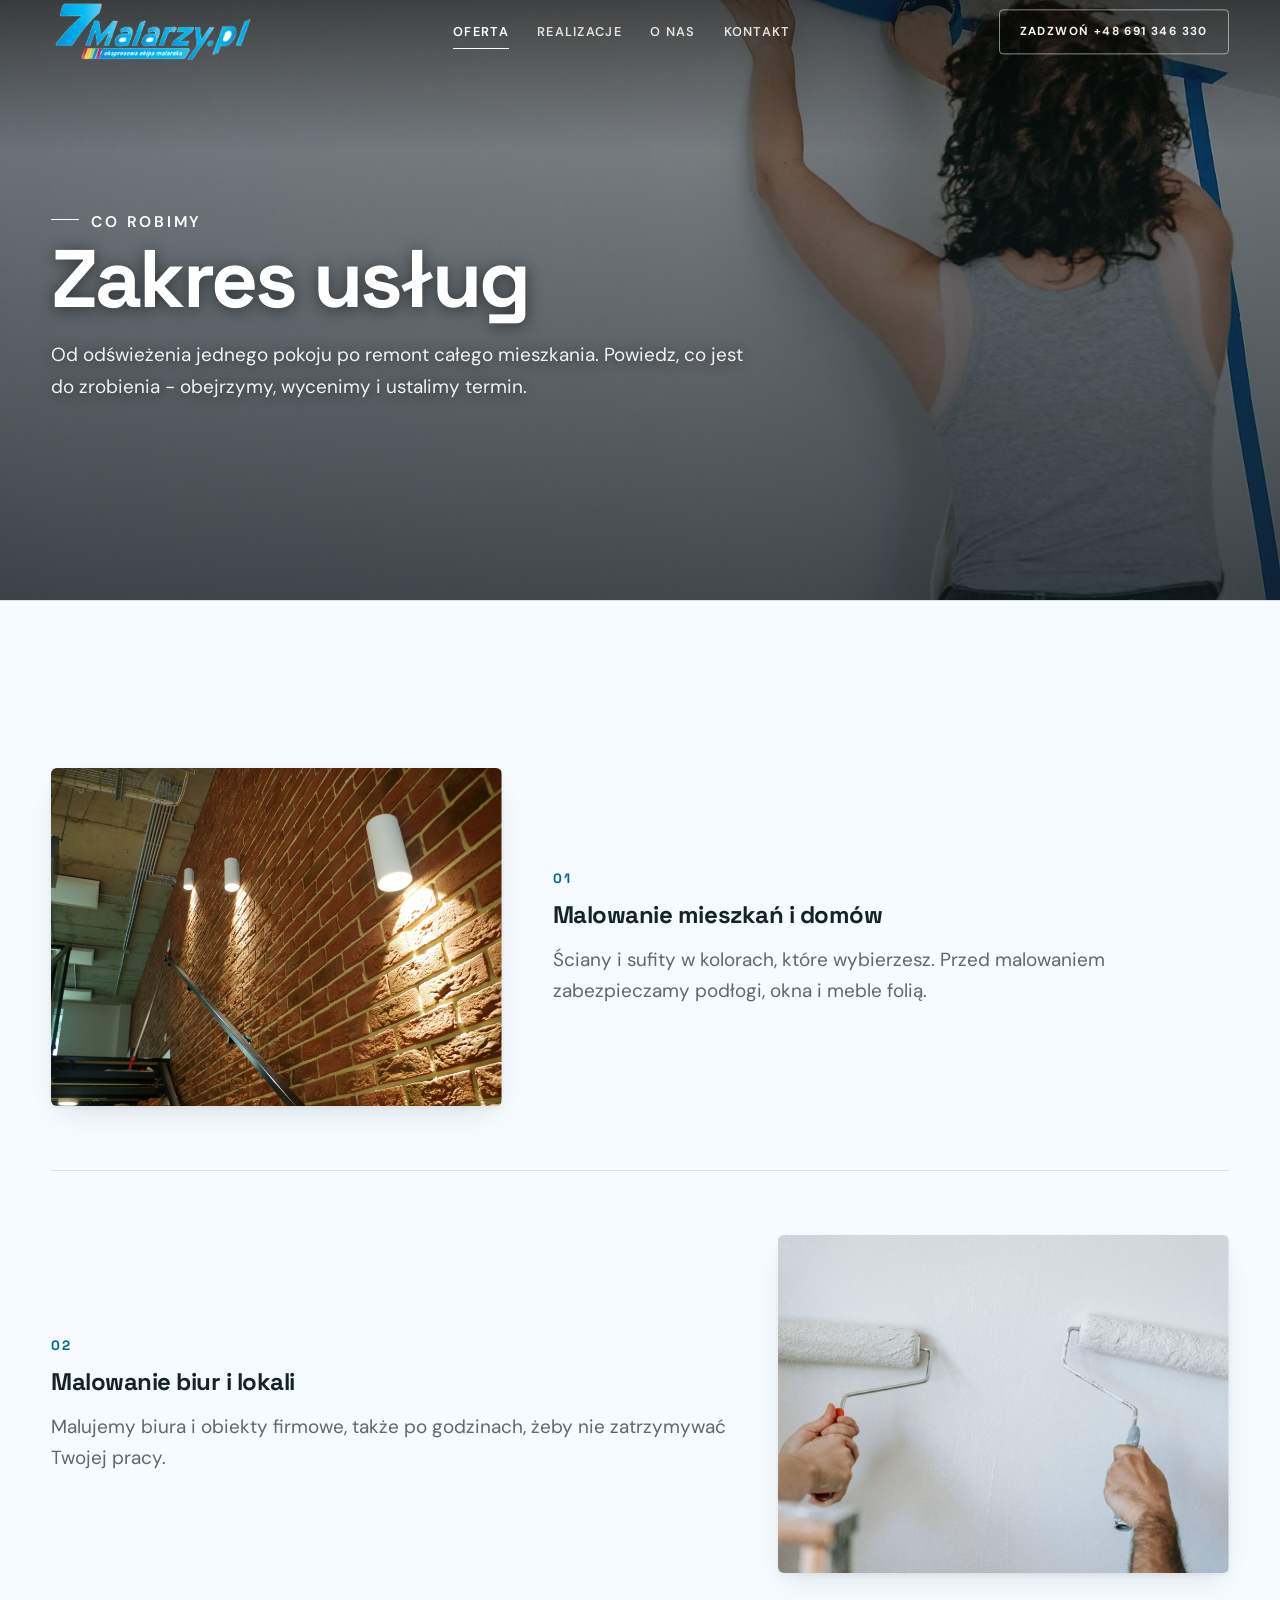
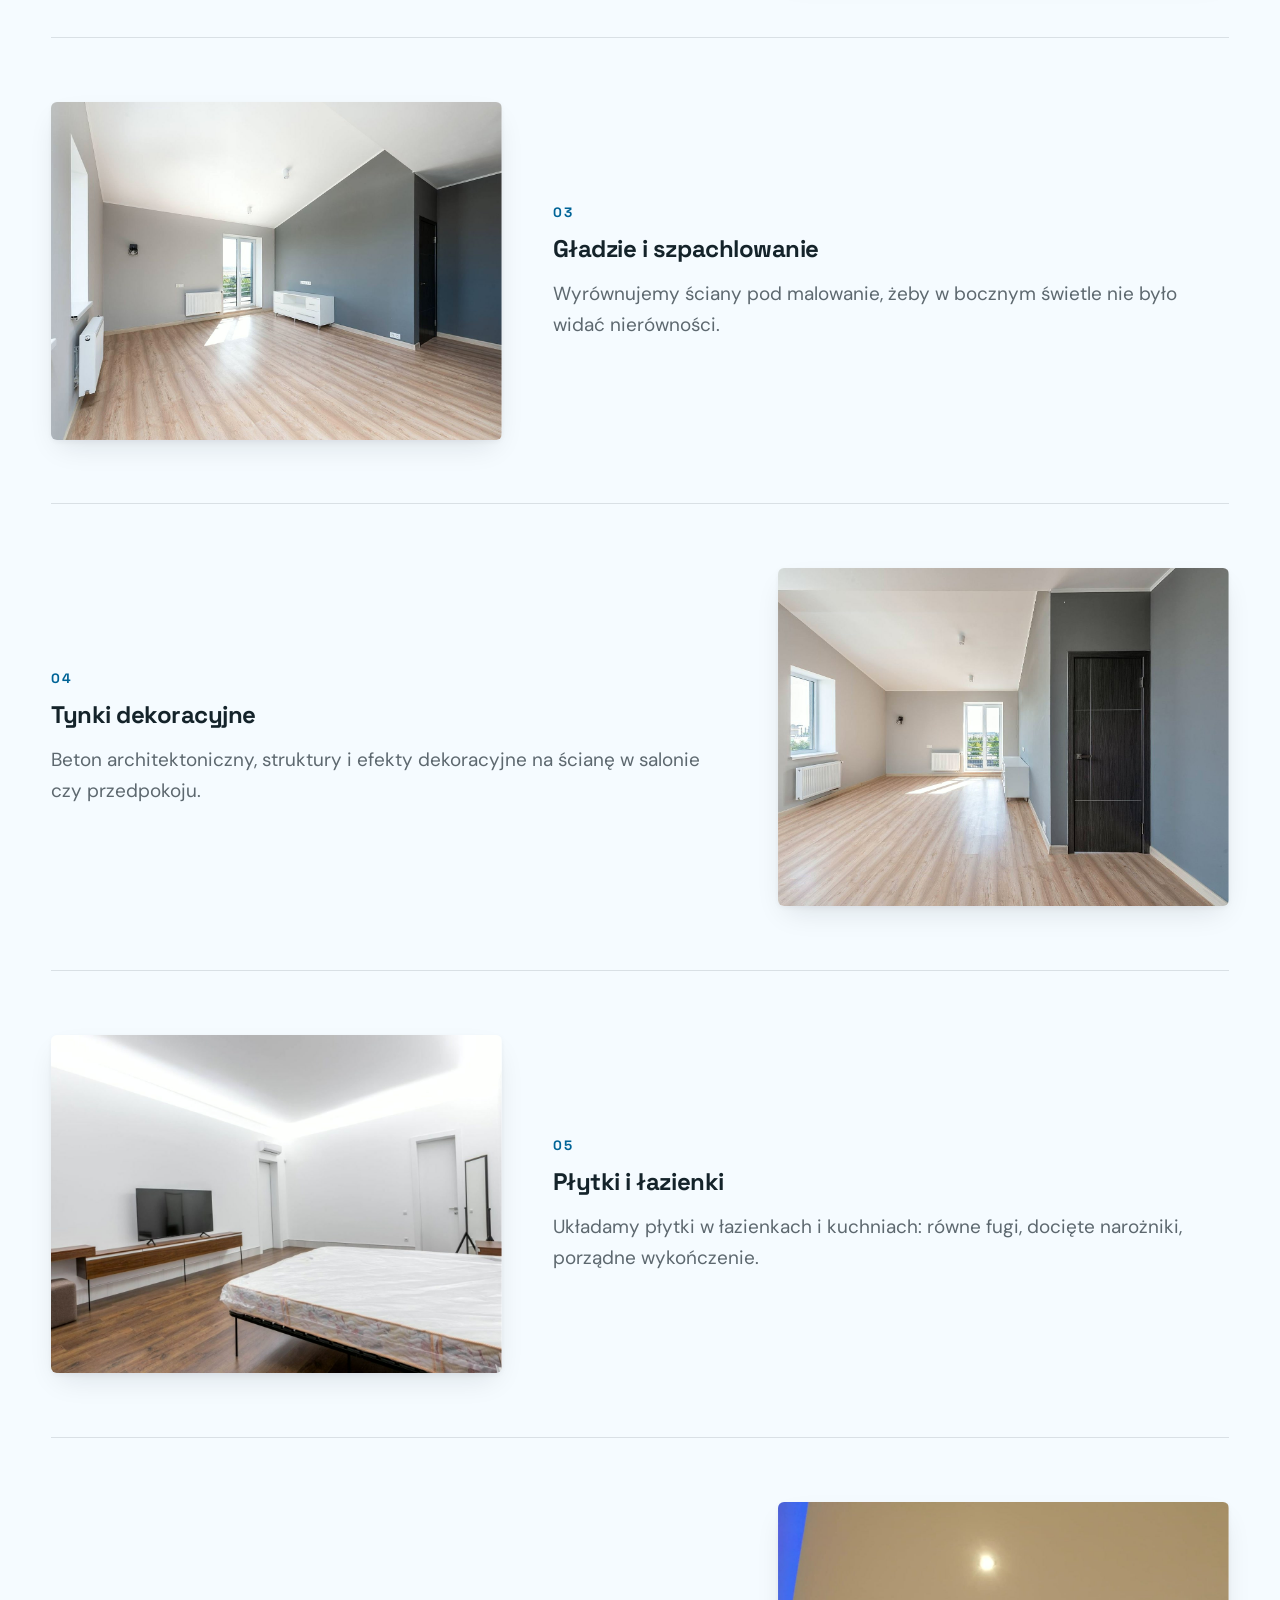
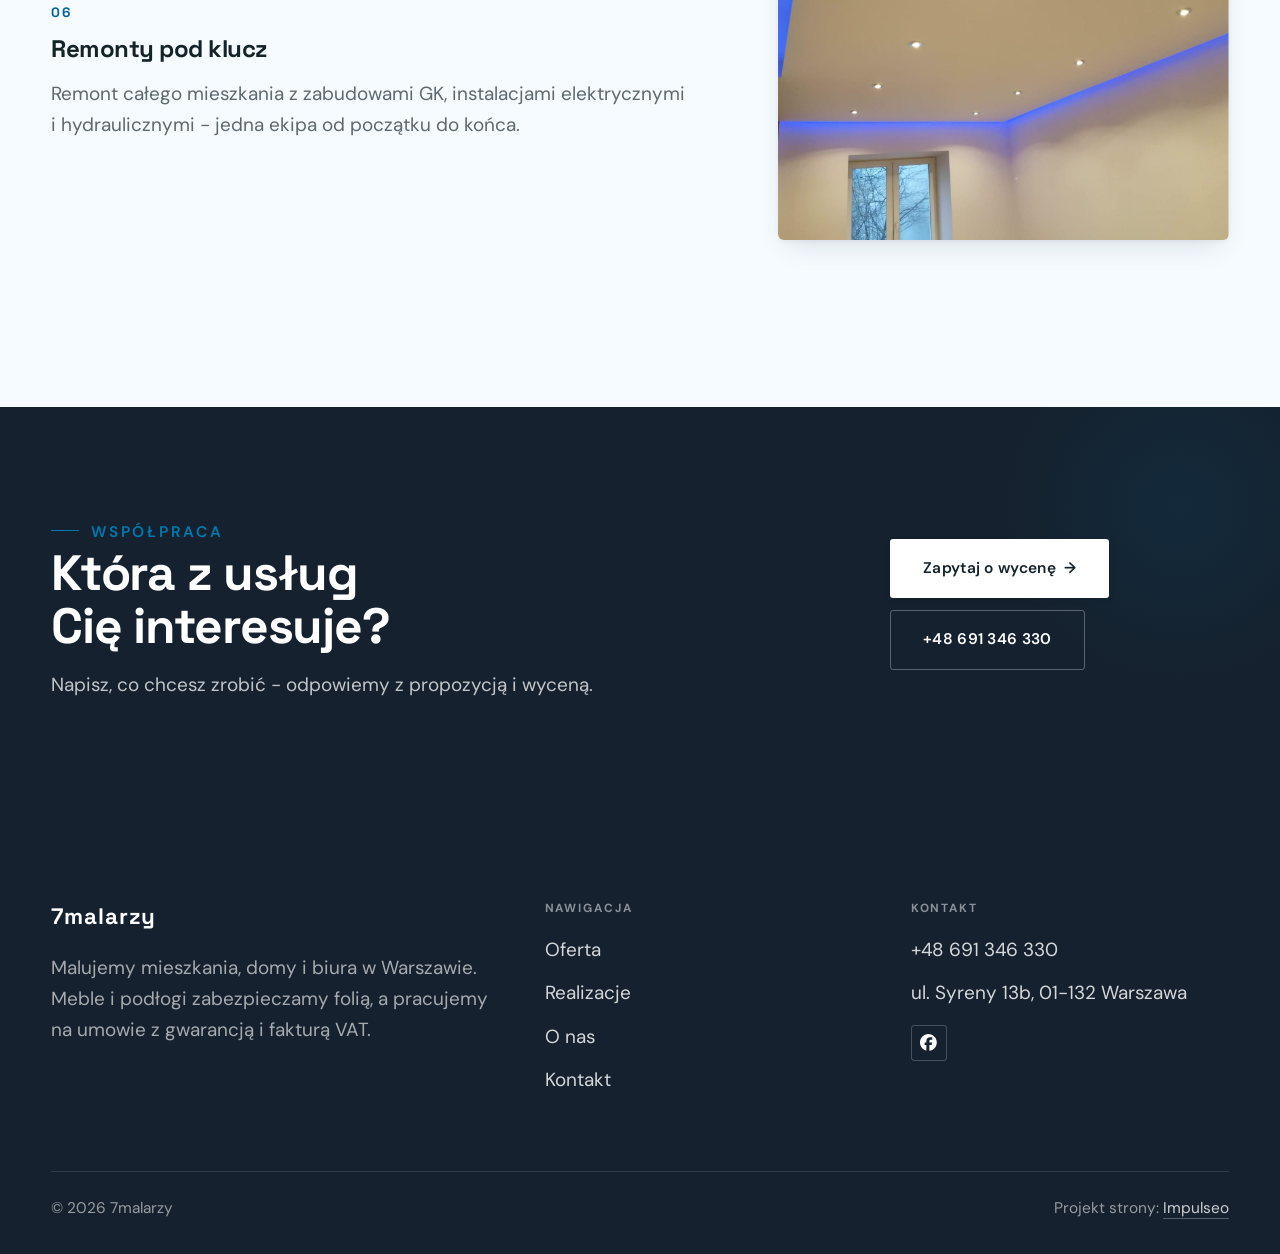
<file: oferta.html>
<!DOCTYPE html>
<html lang="pl">
<head>
<meta charset="UTF-8">
<meta name="viewport" content="width=device-width, initial-scale=1.0">
<title>Oferta - 7malarzy</title>
<meta name="description" content="7malarzy - ekspresowa ekipa malarska z Warszawy. Malowanie mieszkań, domów i biur, gładzie, tynki dekoracyjne, płytki i remonty pod klucz. Umowa, gwarancja, faktura VAT.">
<link rel="canonical" href="https://kris20032.github.io/7malarzy/oferta.html">
<meta name="robots" content="noindex, nofollow">
<meta property="og:type" content="website">
<meta property="og:locale" content="pl_PL">
<meta property="og:site_name" content="7malarzy">
<meta property="og:title" content="Oferta - 7malarzy">
<meta property="og:description" content="7malarzy - ekspresowa ekipa malarska z Warszawy. Malowanie mieszkań, domów i biur, gładzie, tynki dekoracyjne, płytki i remonty pod klucz. Umowa, gwarancja, faktura VAT.">
<meta property="og:url" content="https://kris20032.github.io/7malarzy/oferta.html">
<meta property="og:image" content="https://kris20032.github.io/7malarzy/img/og.jpg">
<meta property="og:image:width" content="1200">
<meta property="og:image:height" content="630">
<meta name="twitter:card" content="summary_large_image">
<link rel="preconnect" href="https://fonts.googleapis.com">
<link rel="preconnect" href="https://fonts.gstatic.com" crossorigin>
<link href="https://fonts.googleapis.com/css2?family=Space+Grotesk:wght@500;600;700&family=DM+Sans:opsz,wght@9..40,400;9..40,500;9..40,600&display=swap" rel="stylesheet">
<link rel="stylesheet" href="assets/styles.css?v=d0c3960f">
</head>
<body>

<header class="nav">
  <div class="wrap nav-inner">
    <a class="brand brand-has-logo" href="index.html"><img class="brand-logo" src="img/logo.png" alt="7malarzy" width="1014" height="320" decoding="async"></a>
    <nav class="nav-links">
      <a href="oferta.html" class="active" aria-current="page">Oferta</a>
      <a href="realizacje.html">Realizacje</a>
      <a href="o-nas.html">O nas</a>
      <a href="kontakt.html">Kontakt</a>
      <a href="tel:+48691346330" class="btn btn-accent">Zadzwoń +48 691 346 330</a>
    </nav>
    <button class="nav-toggle" aria-label="Menu"><span></span><span></span><span></span></button>
  </div>
</header>

<main>
<section class="pagehead">
  <img src="img/g7.jpg" alt="7malarzy - Zakres usług" width="1600" height="1066" decoding="async">
  <div class="wrap">
    <span class="eyebrow">Co robimy</span>
    <h1>Zakres usług</h1>
    <p>Od odświeżenia jednego pokoju po remont całego mieszkania. Powiedz, co jest do zrobienia - obejrzymy, wycenimy i ustalimy termin.</p>
  </div>
</section>
<section>
  <div class="wrap">
    <div class="svc-row reveal">
      <div class="svc-row-art"><img src="img/g1.jpg" alt="Malowanie mieszkań i domów" loading="lazy" width="1992" height="1300" decoding="async"></div>
      <div>
        <span class="num">01</span>
        <h3>Malowanie mieszkań i domów</h3>
        <p class="muted">Ściany i sufity w kolorach, które wybierzesz. Przed malowaniem zabezpieczamy podłogi, okna i meble folią.</p>
      </div>
    </div>
    <div class="svc-row rev reveal">
      <div class="svc-row-art"><img src="img/g2.jpg" alt="Malowanie biur i lokali" loading="lazy" width="1524" height="974" decoding="async"></div>
      <div>
        <span class="num">02</span>
        <h3>Malowanie biur i lokali</h3>
        <p class="muted">Malujemy biura i obiekty firmowe, także po godzinach, żeby nie zatrzymywać Twojej pracy.</p>
      </div>
    </div>
    <div class="svc-row reveal">
      <div class="svc-row-art"><img src="img/g3.jpg" alt="Gładzie i szpachlowanie" loading="lazy" width="1600" height="1068" decoding="async"></div>
      <div>
        <span class="num">03</span>
        <h3>Gładzie i szpachlowanie</h3>
        <p class="muted">Wyrównujemy ściany pod malowanie, żeby w bocznym świetle nie było widać nierówności.</p>
      </div>
    </div>
    <div class="svc-row rev reveal">
      <div class="svc-row-art"><img src="img/g4.jpg" alt="Tynki dekoracyjne" loading="lazy" width="1600" height="1068" decoding="async"></div>
      <div>
        <span class="num">04</span>
        <h3>Tynki dekoracyjne</h3>
        <p class="muted">Beton architektoniczny, struktury i efekty dekoracyjne na ścianę w salonie czy przedpokoju.</p>
      </div>
    </div>
    <div class="svc-row reveal">
      <div class="svc-row-art"><img src="img/g5.jpg" alt="Płytki i łazienki" loading="lazy" width="1530" height="982" decoding="async"></div>
      <div>
        <span class="num">05</span>
        <h3>Płytki i łazienki</h3>
        <p class="muted">Układamy płytki w łazienkach i kuchniach: równe fugi, docięte narożniki, porządne wykończenie.</p>
      </div>
    </div>
    <div class="svc-row rev reveal">
      <div class="svc-row-art"><img src="img/g6.jpg" alt="Remonty pod klucz" loading="lazy" width="1496" height="1098" decoding="async"></div>
      <div>
        <span class="num">06</span>
        <h3>Remonty pod klucz</h3>
        <p class="muted">Remont całego mieszkania z zabudowami GK, instalacjami elektrycznymi i hydraulicznymi - jedna ekipa od początku do końca.</p>
      </div>
    </div>
  </div>
</section>

<section class="cta">
  <div class="wrap">
    <div class="reveal">
      <span class="eyebrow">Współpraca</span>
      <h2>Która z usług Cię interesuje?</h2>
      <p>Napisz, co chcesz zrobić - odpowiemy z propozycją i wyceną.</p>
    </div>
    <div class="cta-actions reveal">
      <a href="kontakt.html" class="btn btn-light">Zapytaj o wycenę <span class="arr">→</span></a>
      <a href="tel:+48691346330" class="btn btn-ghost btn-ghost-cta">+48 691 346 330</a>
    </div>
  </div>
</section>
</main>

<footer>
  <div class="wrap">
    <div class="foot-grid">
      <div class="foot-brand">
        <div class="name">7malarzy</div>
        <p>Malujemy mieszkania, domy i biura w Warszawie. Meble i podłogi zabezpieczamy folią, a pracujemy na umowie z gwarancją i fakturą VAT.</p>
      </div>
      <div class="foot-col">
        <h4>Nawigacja</h4>
        <a href="oferta.html">Oferta</a>
        <a href="realizacje.html">Realizacje</a>
        <a href="o-nas.html">O nas</a>
        <a href="kontakt.html">Kontakt</a>
      </div>
      <div class="foot-col">
        <h4>Kontakt</h4>
        <a href="tel:+48691346330">+48 691 346 330</a>
        <p>ul. Syreny 13b, 01-132 Warszawa</p>
      <div class="foot-soc">
        <a class="soc" href="https://www.facebook.com/7Malarzy/" target="_blank" rel="noopener" aria-label="Facebook - 7malarzy"><svg viewBox="0 0 24 24" aria-hidden="true" focusable="false"><path d="M9.101 23.691v-7.98H6.627v-3.667h2.474v-1.58c0-4.085 1.848-5.978 5.858-5.978.401 0 .955.042 1.468.103a8.68 8.68 0 0 1 1.141.195v3.325a8.623 8.623 0 0 0-.653-.036 26.805 26.805 0 0 0-.733-.009c-.707 0-1.259.096-1.675.309a1.686 1.686 0 0 0-.679.622c-.258.42-.374.995-.374 1.752v1.297h3.919l-.386 2.103-.287 1.564h-3.246v8.245C19.396 23.238 24 18.179 24 12.044c0-6.627-5.373-12-12-12s-12 5.373-12 12c0 5.628 3.874 10.35 9.101 11.647Z" fill="currentColor"/></svg></a>
      </div>
      </div>
    </div>
    <div class="foot-bot">
      <span>© 2026 7malarzy</span>
      <span>Projekt strony: <a class="foot-credit" href="https://impulseo.pl" target="_blank" rel="noopener">Impulseo</a></span>
    </div>
  </div>
</footer>
<div class="sticky-call"><a class="sc-call" href="tel:+48691346330"><svg class="ico-tel" width="16" height="16" viewBox="0 0 24 24" fill="none" aria-hidden="true"><path d="M6.6 10.8a15.5 15.5 0 0 0 6.6 6.6l2.2-2.2a1 1 0 0 1 1-.24 11.4 11.4 0 0 0 3.6.58 1 1 0 0 1 1 1V20a1 1 0 0 1-1 1A17 17 0 0 1 3 4a1 1 0 0 1 1-1h3.5a1 1 0 0 1 1 1c0 1.25.2 2.46.58 3.6a1 1 0 0 1-.25 1l-2.23 2.2Z" fill="currentColor"/></svg> Zadzwoń</a><a class="sc-quote" href="kontakt.html">Zadzwoń po wycenę</a></div>
<div class="demo-wazne" data-do="2026-10-28" data-cykl="3" hidden><svg class="dw-ico" width="13" height="13" viewBox="0 0 24 24" fill="none" aria-hidden="true"><circle cx="12" cy="12" r="8.6" stroke="currentColor" stroke-width="1.8"/><path d="M12 7.2V12l3.3 2" stroke="currentColor" stroke-width="1.8" stroke-linecap="round"/></svg><span class="dw-txt"></span></div>

<script src="assets/main.js"></script>
</body>
</html>
</file>
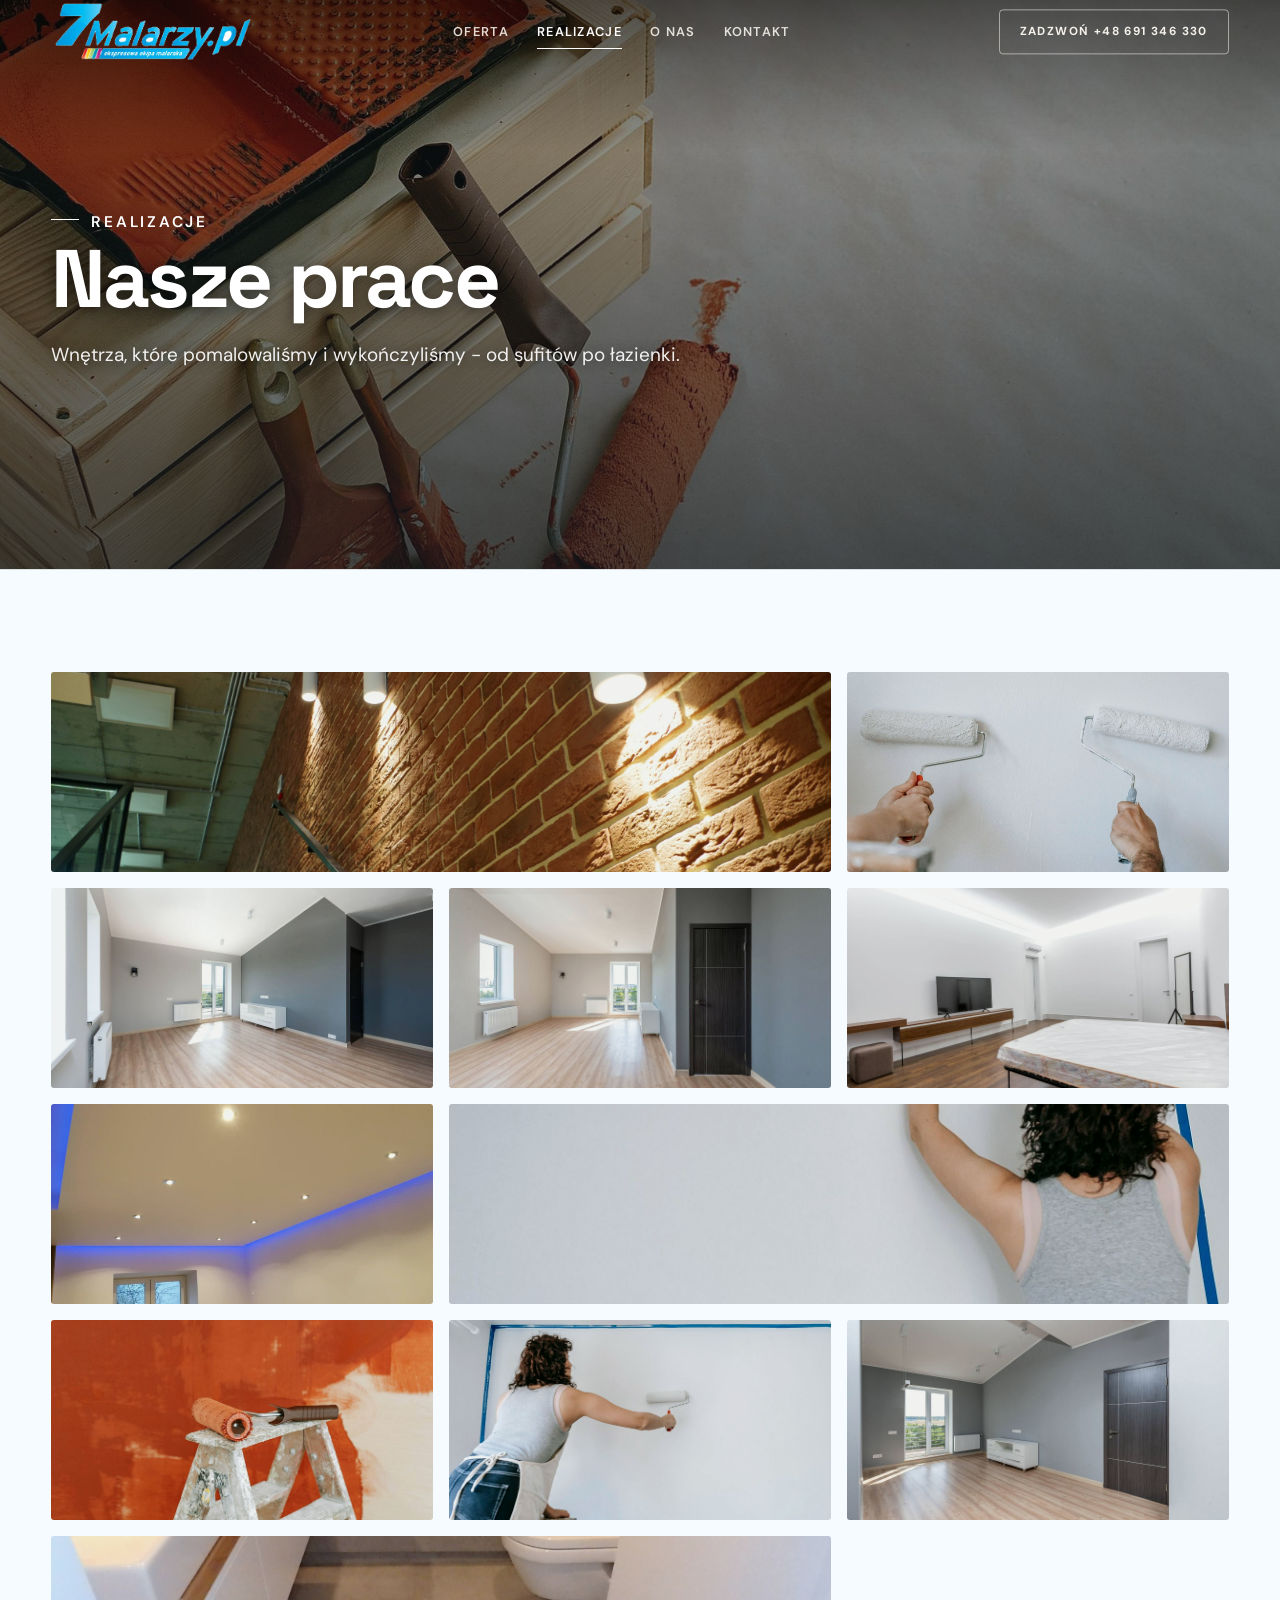
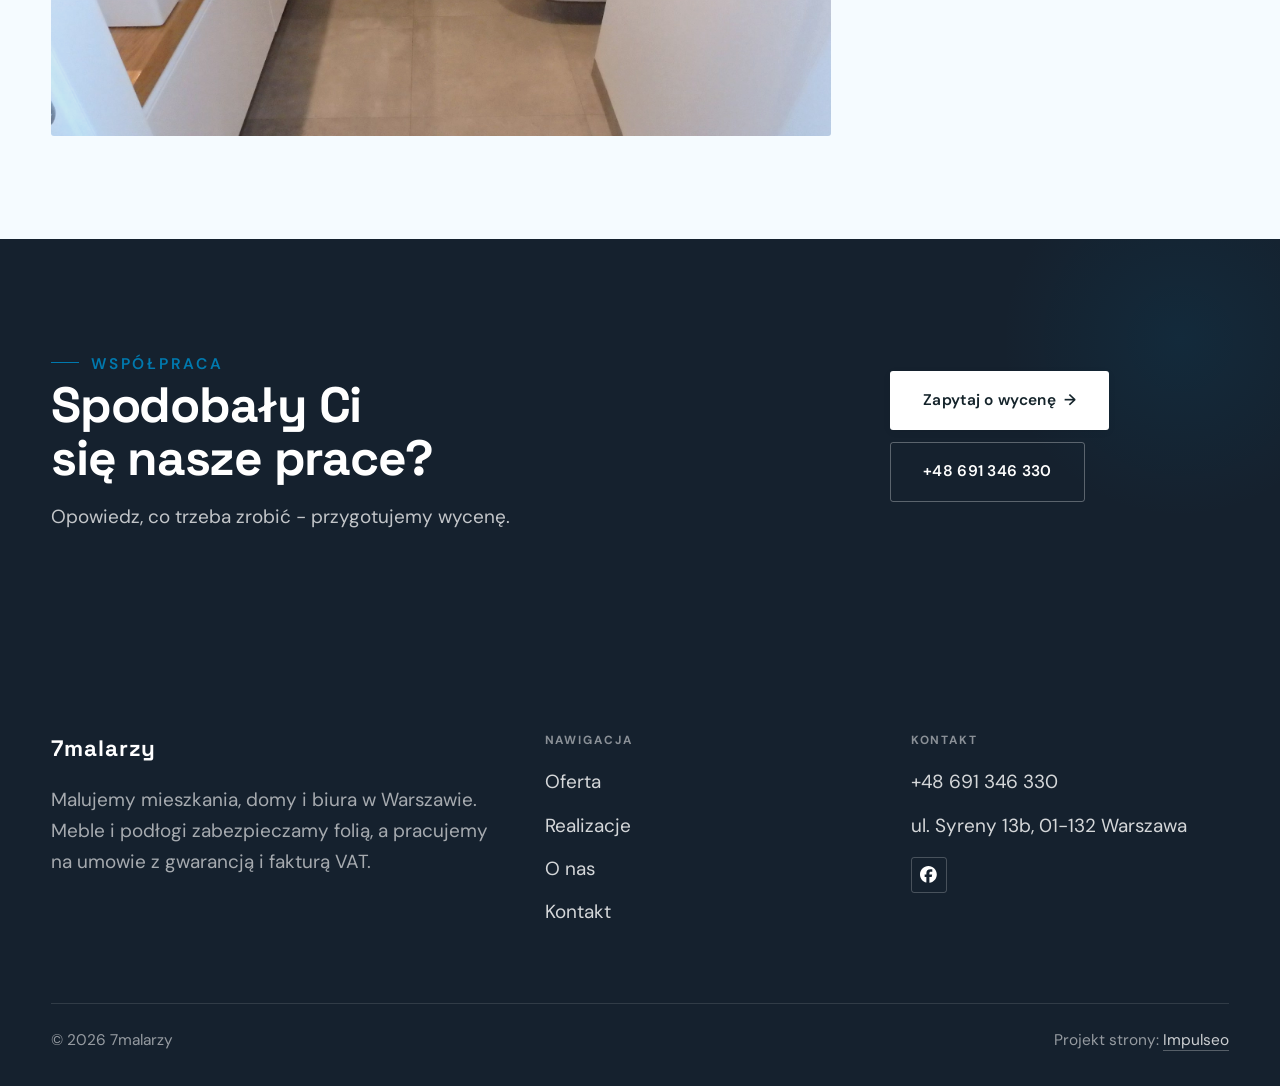
<file: realizacje.html>
<!DOCTYPE html>
<html lang="pl">
<head>
<meta charset="UTF-8">
<meta name="viewport" content="width=device-width, initial-scale=1.0">
<title>Realizacje - 7malarzy</title>
<meta name="description" content="Realizacje 7malarzy: Malowanie wnętrza, Sufit z oświetleniem, Ściana z cegły, Łazienka, Gładzie">
<link rel="canonical" href="https://kris20032.github.io/7malarzy/realizacje.html">
<meta name="robots" content="noindex, nofollow">
<meta property="og:type" content="website">
<meta property="og:locale" content="pl_PL">
<meta property="og:site_name" content="7malarzy">
<meta property="og:title" content="Realizacje - 7malarzy">
<meta property="og:description" content="Realizacje 7malarzy: Malowanie wnętrza, Sufit z oświetleniem, Ściana z cegły, Łazienka, Gładzie">
<meta property="og:url" content="https://kris20032.github.io/7malarzy/realizacje.html">
<meta property="og:image" content="https://kris20032.github.io/7malarzy/img/og.jpg">
<meta property="og:image:width" content="1200">
<meta property="og:image:height" content="630">
<meta name="twitter:card" content="summary_large_image">
<link rel="preconnect" href="https://fonts.googleapis.com">
<link rel="preconnect" href="https://fonts.gstatic.com" crossorigin>
<link href="https://fonts.googleapis.com/css2?family=Space+Grotesk:wght@500;600;700&family=DM+Sans:opsz,wght@9..40,400;9..40,500;9..40,600&display=swap" rel="stylesheet">
<link rel="stylesheet" href="assets/styles.css?v=d0c3960f">
</head>
<body>

<header class="nav">
  <div class="wrap nav-inner">
    <a class="brand brand-has-logo" href="index.html"><img class="brand-logo" src="img/logo.png" alt="7malarzy" width="1014" height="320" decoding="async"></a>
    <nav class="nav-links">
      <a href="oferta.html">Oferta</a>
      <a href="realizacje.html" class="active" aria-current="page">Realizacje</a>
      <a href="o-nas.html">O nas</a>
      <a href="kontakt.html">Kontakt</a>
      <a href="tel:+48691346330" class="btn btn-accent">Zadzwoń +48 691 346 330</a>
    </nav>
    <button class="nav-toggle" aria-label="Menu"><span></span><span></span><span></span></button>
  </div>
</header>

<main>
<section class="pagehead">
  <img src="img/g11.jpg" alt="7malarzy - Nasze prace" width="1600" height="1066" decoding="async">
  <div class="wrap">
    <span class="eyebrow">Realizacje</span>
    <h1>Nasze prace</h1>
    <p>Wnętrza, które pomalowaliśmy i wykończyliśmy - od sufitów po łazienki.</p>
  </div>
</section>
<section>
  <div class="wrap">
    <div class="gallery">
      <div class="tile t-two3 reveal"><img src="img/g1.jpg" alt="7malarzy" loading="lazy" width="1992" height="1300" decoding="async"></div>
      <div class="tile t-third reveal"><img src="img/g2.jpg" alt="7malarzy" loading="lazy" width="1524" height="974" decoding="async"></div>
      <div class="tile t-third reveal"><img src="img/g3.jpg" alt="7malarzy" loading="lazy" width="1600" height="1068" decoding="async"></div>
      <div class="tile t-third reveal"><img src="img/g4.jpg" alt="7malarzy" loading="lazy" width="1600" height="1068" decoding="async"></div>
      <div class="tile t-third reveal"><img src="img/g5.jpg" alt="7malarzy" loading="lazy" width="1530" height="982" decoding="async"></div>
      <div class="tile t-third reveal"><img src="img/g6.jpg" alt="7malarzy" loading="lazy" width="1496" height="1098" decoding="async"></div>
      <div class="tile t-two3 reveal"><img src="img/g7.jpg" alt="7malarzy" loading="lazy" width="1600" height="1066" decoding="async"></div>
      <div class="tile t-third reveal"><img src="img/g8.jpg" alt="7malarzy" loading="lazy" width="1600" height="1067" decoding="async"></div>
      <div class="tile t-third reveal"><img src="img/g9.jpg" alt="7malarzy" loading="lazy" width="1600" height="1066" decoding="async"></div>
      <div class="tile t-third reveal"><img src="img/g10.jpg" alt="7malarzy" loading="lazy" width="1600" height="1068" decoding="async"></div>
      <div class="tile t-two3 reveal"><img src="img/about.jpg" alt="7malarzy" loading="lazy" width="2004" height="1494" decoding="async"></div>
    </div>
  </div>
</section>
<section class="cta">
  <div class="wrap">
    <div class="reveal">
      <span class="eyebrow">Współpraca</span>
      <h2>Spodobały Ci się nasze prace?</h2>
      <p>Opowiedz, co trzeba zrobić - przygotujemy wycenę.</p>
    </div>
    <div class="cta-actions reveal">
      <a href="kontakt.html" class="btn btn-light">Zapytaj o wycenę <span class="arr">→</span></a>
      <a href="tel:+48691346330" class="btn btn-ghost btn-ghost-cta">+48 691 346 330</a>
    </div>
  </div>
</section>
</main>

<footer>
  <div class="wrap">
    <div class="foot-grid">
      <div class="foot-brand">
        <div class="name">7malarzy</div>
        <p>Malujemy mieszkania, domy i biura w Warszawie. Meble i podłogi zabezpieczamy folią, a pracujemy na umowie z gwarancją i fakturą VAT.</p>
      </div>
      <div class="foot-col">
        <h4>Nawigacja</h4>
        <a href="oferta.html">Oferta</a>
        <a href="realizacje.html">Realizacje</a>
        <a href="o-nas.html">O nas</a>
        <a href="kontakt.html">Kontakt</a>
      </div>
      <div class="foot-col">
        <h4>Kontakt</h4>
        <a href="tel:+48691346330">+48 691 346 330</a>
        <p>ul. Syreny 13b, 01-132 Warszawa</p>
      <div class="foot-soc">
        <a class="soc" href="https://www.facebook.com/7Malarzy/" target="_blank" rel="noopener" aria-label="Facebook - 7malarzy"><svg viewBox="0 0 24 24" aria-hidden="true" focusable="false"><path d="M9.101 23.691v-7.98H6.627v-3.667h2.474v-1.58c0-4.085 1.848-5.978 5.858-5.978.401 0 .955.042 1.468.103a8.68 8.68 0 0 1 1.141.195v3.325a8.623 8.623 0 0 0-.653-.036 26.805 26.805 0 0 0-.733-.009c-.707 0-1.259.096-1.675.309a1.686 1.686 0 0 0-.679.622c-.258.42-.374.995-.374 1.752v1.297h3.919l-.386 2.103-.287 1.564h-3.246v8.245C19.396 23.238 24 18.179 24 12.044c0-6.627-5.373-12-12-12s-12 5.373-12 12c0 5.628 3.874 10.35 9.101 11.647Z" fill="currentColor"/></svg></a>
      </div>
      </div>
    </div>
    <div class="foot-bot">
      <span>© 2026 7malarzy</span>
      <span>Projekt strony: <a class="foot-credit" href="https://impulseo.pl" target="_blank" rel="noopener">Impulseo</a></span>
    </div>
  </div>
</footer>
<div class="sticky-call"><a class="sc-call" href="tel:+48691346330"><svg class="ico-tel" width="16" height="16" viewBox="0 0 24 24" fill="none" aria-hidden="true"><path d="M6.6 10.8a15.5 15.5 0 0 0 6.6 6.6l2.2-2.2a1 1 0 0 1 1-.24 11.4 11.4 0 0 0 3.6.58 1 1 0 0 1 1 1V20a1 1 0 0 1-1 1A17 17 0 0 1 3 4a1 1 0 0 1 1-1h3.5a1 1 0 0 1 1 1c0 1.25.2 2.46.58 3.6a1 1 0 0 1-.25 1l-2.23 2.2Z" fill="currentColor"/></svg> Zadzwoń</a><a class="sc-quote" href="kontakt.html">Zadzwoń po wycenę</a></div>
<div class="demo-wazne" data-do="2026-10-28" data-cykl="3" hidden><svg class="dw-ico" width="13" height="13" viewBox="0 0 24 24" fill="none" aria-hidden="true"><circle cx="12" cy="12" r="8.6" stroke="currentColor" stroke-width="1.8"/><path d="M12 7.2V12l3.3 2" stroke="currentColor" stroke-width="1.8" stroke-linecap="round"/></svg><span class="dw-txt"></span></div>

<script src="assets/main.js"></script>
</body>
</html>
</file>
<file: assets/styles.css>
/* ============================================================
   STOLBASZ — premium, architektoniczny B2B fit-out
   Jasna paleta, zero brązu. System wg premium-web-craft.
   Projekt strony: Impulseo (impulseo.pl)
   ============================================================ */

:root{
  /* PALETA — jasna, architektoniczna, chłodna */
  --paper:#F4F6F8;          /* główne tło */
  --paper-2:#E7EBEF;        /* sekcje alternatywne (chłodny jasny szary) */
  --paper-3:#E7EBEF;        /* delikatne wypełnienia */
  --ink:#15212E;            /* tekst główny — chłodny grafit */
  --ink-soft:#243443;       /* nagłówki drugorzędne */
  --muted:#6B7785;          /* tekst poboczny */
  --line:rgba(21,33,46,.12);/* hairline */
  --accent:#E8A317;         /* stonowany petrol-slate — jedyny akcent */
  --accent-d:#C9870C;
  --accent-soft:rgba(232,163,23,.10);
  --dark:#15212E;           /* sekcje ciemne (stopka/CTA) */

  /* HOVER ZDJĘĆ — JEDEN standard dla całego silnika (decyzja K. 04.08.2026, artefakt z wariantami).
     AKTUALNE (K.+Szymon 09.08.2026, wybór z artefaktu 6 wariantów): zoom 1.05 przy 1.4s -
     przy tak długim czasie mocniejszy kadr NIE skacze, tylko „oddycha". Poprzedni standard
     (1.02 / .55s z 04.08) odbierany jako dynamiczny i szybki.
     Spoczynek lekko przygaszony, ale TYLKO tam, gdzie jest mysz (@media hover:hover) —
     na telefonie zdjęcia zostają w pełnej jasności. */
  --img-zoom:1.05;                   /* K.+Szymon 09.08: wariant F z artefaktu porównawczego */
  --img-rest:brightness(.95) saturate(.99);
  --img-hot:brightness(1.06) saturate(1.05);
  --img-dur:1.4s;                    /* K.+Szymon 09.08 (wariant F): powoli = elegancko */
  --img-ease:cubic-bezier(.16,.84,.44,1);  /* miękki ogon, efekt „oddychania" */

  /* ODSTĘPY — skala 4/8 */
  --space-1:4px; --space-2:8px; --space-3:12px; --space-4:16px; --space-5:24px;
  --space-6:32px; --space-7:48px; --space-8:64px; --space-9:96px; --space-10:128px;

  /* TYPOGRAFIA — fluid clamp() (skala podbita 16.07.2026: większe, czytelniejsze litery — uwaga Adama) */
  --text-sm:clamp(.9rem,.87rem + .12vw,1rem);
  --text-base:clamp(1.08rem,1.04rem + .18vw,1.2rem);
  --text-lg:clamp(1.24rem,1.15rem + .34vw,1.44rem);
  --text-h3:clamp(1.34rem,1.22rem + .55vw,1.66rem);
  --text-h2:clamp(2.1rem,1.66rem + 2.1vw,3.1rem);
  --text-h1:clamp(2.9rem,2.1rem + 4vw,5.1rem);

  /* PROMIENIE — architektoniczne, raczej ostre */
  --r-sm:3px; --r-md:6px; --r-lg:10px;

  /* RUCH */
  --ease:cubic-bezier(.25,.46,.45,.94); --dur:.24s;

  /* CIENIE — miękkie, warstwowe */
  --sh-sm:0 1px 2px rgba(16,24,32,.04), 0 2px 8px rgba(16,24,32,.05);
  --sh-md:0 2px 6px rgba(16,24,32,.05), 0 12px 28px -8px rgba(16,24,32,.12);
  --sh-lg:0 6px 14px rgba(16,24,32,.07), 0 26px 56px -18px rgba(16,24,32,.22);

  --hairline:1px solid var(--line);

  --font-display:'Space Grotesk','Inter',sans-serif;
  --font-body:'DM Sans','Inter',sans-serif;
}

*{box-sizing:border-box;margin:0;padding:0}
html{scroll-behavior:smooth}
body{
  font-family:var(--font-body);
  font-size:var(--text-base);
  line-height:1.65;
  color:var(--ink);
  background:var(--paper);
  -webkit-font-smoothing:antialiased;
  text-rendering:optimizeLegibility;
}
img{max-width:100%;height:auto;display:block}  /* height:auto = width/height z atrybutów trzyma proporcje (TOP#12) */
a{color:inherit;text-decoration:none}

.wrap{width:min(92%,1180px);margin-inline:auto}
section{padding-block:clamp(52px,6.5vw,96px)}

h1,h2,h3{font-family:var(--font-display);font-weight:700;line-height:1.08;letter-spacing:-.02em;color:var(--ink)}
h1{font-size:var(--text-h1);letter-spacing:-.035em}
h2{font-size:var(--text-h2);letter-spacing:-.025em}
h3{font-size:var(--text-h3)}
/* MIARA — długość wiersza. WCAG 2.2 SC 1.4.8: max 80 znaków; Butterick: 45–90.
   68ch daje realnie 72–78 znaków polskiego tekstu, czyli z zapasem pod granicą.
   Wcześniej limit miał TYLKO <p> — <li>, <blockquote> i <dd> nie miały żadnego,
   i to jedyny powód, dla którego 23 bloki na dwóch oddanych stronach jadą po
   83–106 znaków w wierszu (pomiar 07.08.2026, bramka `miara`).
   ⚠️ Listy i definicje ograniczamy TYLKO bez klasy: `ul`/`ol` z klasą to u nas
   układ (siatki kafli, menu), a nie tekst ciągły — tam miarę wyznacza układ. */
/* 60ch, nie 68ch (K. 10.08): po zmianie fontów na węższe kroje (DM Sans i spółka)
   w 68ch mieściło się ~90 znaków - bramka pikselowa słusznie zgłaszała przekroczenie
   granicy 80. Pomiar na żywej przeglądarce: 60ch = 90 znaków, 53ch = ~78 znaków, czyli normę WCAG 1.4.8. */
:root{ --miara:53ch }
p{max-width:min(100%,var(--miara))}
blockquote,
ul:not([class])>li, ol:not([class])>li,
dl:not([class])>dd{max-width:min(100%,var(--miara))}

/* ⚠️ Świadomie BEZ wyjątku `.tile p,.card p,.svc p{max-width:none}`, choć nasuwa się sam:
   te akapity BYŁY już ograniczone (stare `p{max-width:65ch}`), więc „wyjątek" nie odblokowałby
   niczego nowego — tylko ROZLUŹNIŁ stan sprzed zmiany na wszystkich demach naraz.
   `figcaption` żadna z reguł wyżej nie dotyczy, więc też nie potrzebuje zwolnienia. */

/* ŁAMANIE. `balance` wyrównuje długości wierszy w nagłówku, `pretty` pilnuje ostatniego
   wiersza akapitu, żeby nie został w nim jeden wyraz. Obsługiwane od Chrome 117 /
   Safari 17.5; starsze przeglądarki po prostu ignorują tę własność.
   `text-wrap:pretty` nie występowało dotąd ANI RAZ w silniku ani w repo klientów. */
h1,h2,h3,.lead,.lede{text-wrap:balance}
p,li,blockquote,dd{text-wrap:pretty}

.eyebrow{
  font-family:var(--font-body);
  font-size:var(--text-sm);
  font-weight:600;
  letter-spacing:.18em;
  text-transform:uppercase;
  color:var(--accent);
  display:inline-flex;align-items:center;gap:var(--space-3);
}
/* flex:none + margin-top = kreska trzyma się PIERWSZEJ linii. Wcześniej align-items:center
   centrowało ją względem całego bloku i przy zawinięciu (długi kicker typu
   „…WNĘTRZ · LESZNO · OD 2019") druga linia lądowała z brzydkim wcięciem. */
.eyebrow{align-items:flex-start}
.eyebrow>*,.eyebrow{text-wrap:balance}   /* dlugi kicker lamal sie na sierote typu samo „2019" w drugiej linii */
.eyebrow::before{content:"";width:28px;height:1px;background:var(--accent);display:inline-block;flex:none;margin-top:.62em}

.muted{color:var(--muted)}
.lead{font-size:var(--text-lg);line-height:1.55;color:var(--ink-soft);max-width:50ch}

/* ---------- BUTTONS ---------- */
.btn{
  display:inline-flex;align-items:center;gap:var(--space-2);
  font-weight:600;font-size:var(--text-sm);letter-spacing:.02em;
  padding:var(--space-4) var(--space-6);
  border-radius:var(--r-sm);
  transition:transform var(--dur) var(--ease),box-shadow var(--dur) var(--ease),background var(--dur) var(--ease);
  cursor:pointer;border:1px solid transparent;
}
.btn-accent{background:var(--accent);color:#fff;box-shadow:var(--sh-sm)}
.btn-accent:hover{background:var(--accent-d);transform:translateY(-2px);box-shadow:var(--sh-md)}
.btn-accent:active{transform:translateY(0);box-shadow:var(--sh-sm)}
.btn-ghost{background:transparent;color:var(--ink);border-color:var(--line)}
.btn-ghost:hover{border-color:var(--accent);color:var(--accent);transform:translateY(-2px)}
.btn-light{background:#fff;color:var(--ink);box-shadow:var(--sh-sm)}
.btn-light:hover{transform:translateY(-2px);box-shadow:var(--sh-md)}
.btn .arr{transition:transform var(--dur) var(--ease)}
.btn:hover .arr{transform:translateX(4px)}

/* ---------- NAV ---------- */
.nav{
  position:sticky;top:0;z-index:50;
  background:color-mix(in srgb,var(--paper) 88%,transparent);
  backdrop-filter:saturate(140%) blur(10px);
  border-bottom:var(--hairline);
}
.nav-inner{display:flex;align-items:center;justify-content:space-between;gap:var(--space-5);height:72px}
/* ANTY-NACHODZENIE (K. 05.08.2026): długa nazwa firmy + przycisk z pełnym numerem nie mieściły się w pasku
   i flex ściskał linki PONIŻEJ ich treści - "Kontakt" wchodził na ramkę "Zadzwoń +48 ...". Teraz ustępuje
   nazwa marki (skrót wielokropkiem), a menu i przycisk nigdy się nie kurczą ani nie zachodzą na siebie. */
.brand{display:flex;flex-direction:column;line-height:1;min-width:0;flex:0 1 auto}
.brand .name{font-family:var(--font-display);font-weight:800;font-size:1.35rem;letter-spacing:.04em;white-space:nowrap;overflow:hidden;text-overflow:ellipsis}
.brand .sub{font-size:.62rem;letter-spacing:.34em;text-transform:uppercase;color:var(--muted);margin-top:5px;white-space:nowrap;overflow:hidden;text-overflow:ellipsis}
.nav-links{display:flex;align-items:center;gap:var(--space-6);flex:0 0 auto}
.nav-links a{font-size:var(--text-sm);font-weight:500;color:var(--ink-soft);position:relative;padding-block:4px;white-space:nowrap;transition:color var(--dur) var(--ease)}
.nav-links a::after{content:"";position:absolute;left:0;bottom:0;width:0;height:1.5px;background:var(--accent);transition:width var(--dur) var(--ease)}
.nav-links a:hover,.nav-links a.active{color:var(--ink)}
.nav-links a:hover::after,.nav-links a.active::after{width:100%}
.nav-links .btn{padding:var(--space-2) var(--space-5)}
/* przyciski w nav: właściwy kolor (przebij .nav-links a) + bez podkreślenia */
.nav-links a.btn-accent{color:#fff}
.nav-links a.btn-ghost,.nav-links a.btn-light{color:var(--ink)}
/* CTA w pasku: NIE podkreślenie spod linków menu, ale ten sam przelatujący błysk,
   co na wszystkich innych przyciskach (zgłoszenie K. 13.08.2026 - „na hero jest efekt
   światła przechodzącego przez przycisk, na navbarze go nie ma, a mają być identyczne").
   Reguła `.nav-links a::after` jest silniejsza od `.btn::after`, więc trzeba jej
   geometrię wyzerować i wpisać połysk z nazwy - samo `display:none` gasiło efekt. */
.nav-links a.btn::after{
  display:block;content:"";position:absolute;inset:0;z-index:-1;pointer-events:none;
  width:auto;height:auto;border-radius:inherit;   /* kasuje geometrię podkreślenia (width:0;height:1.5px) */
  background:linear-gradient(100deg,transparent 32%,rgba(255,255,255,.20) 50%,transparent 68%);
  translate:-120% 0}
@media (prefers-reduced-motion:no-preference){
  .nav-links a.btn:hover::after{translate:120% 0;transition:translate .75s var(--mt-ease,cubic-bezier(.16,.84,.44,1))}
}
.nav-toggle{display:none;background:none;border:none;cursor:pointer;flex-direction:column;gap:5px;padding:8px}
.nav-toggle span{width:24px;height:2px;background:var(--ink);transition:var(--dur)}
/* Ciasny zakres MIĘDZY menu mobilnym a pełnym pulpitem: zbijamy odstępy i nazwę marki,
   żeby wszystko zmieściło się naturalnie, zanim w ogóle dojdzie do skracania wielokropkiem. */
@media(max-width:1280px) and (min-width:921px){
  .nav-links{gap:var(--space-4)}
  .nav-links .btn{padding:var(--space-2) var(--space-4)}
  .brand .name{font-size:1.15rem}
}

/* ---------- HERO (split) ---------- */
.hero{position:relative;overflow:hidden;border-bottom:var(--hairline)}
.hero-grid{display:grid;grid-template-columns:1.05fr .95fr;gap:clamp(24px,4vw,60px);align-items:center;
  padding-block:clamp(36px,4.5vw,64px)}
.hero-copy .eyebrow{margin-bottom:var(--space-5)}
.hero-copy h1{margin-bottom:var(--space-5)}
.hero-copy .lead{margin-bottom:var(--space-7)}
.hero-actions{display:flex;flex-wrap:wrap;gap:var(--space-4)}
.hero-art{position:relative;aspect-ratio:4/3;border-radius:var(--r-lg);overflow:hidden;box-shadow:var(--sh-lg)}
.hero-art img{width:100%;height:100%;object-fit:cover}
.hero-art::after{content:"";position:absolute;inset:0;background:linear-gradient(180deg,transparent 55%,rgba(18,24,28,.28))}
.hero-badge{position:absolute;left:var(--space-5);bottom:var(--space-5);z-index:2;
  background:rgba(252,252,251,.94);backdrop-filter:blur(4px);
  border-radius:var(--r-md);padding:var(--space-4) var(--space-5);box-shadow:var(--sh-md);max-width:78%}
.hero-badge strong{display:block;font-family:var(--font-display);font-size:1rem;letter-spacing:-.01em}
.hero-badge span{font-size:var(--text-sm);color:var(--muted)}

/* ---------- HERO duży / kinowy (strona główna) ---------- */
.hero-cine{position:relative;min-height:clamp(560px,82vh,840px);min-height:clamp(560px,82svh,840px);display:flex;align-items:center;overflow:hidden;border-bottom:var(--hairline)}
.hero-cine>img{position:absolute;inset:0;width:100%;height:100%;object-fit:cover;z-index:0}
.hero-cine::after{content:"";position:absolute;inset:0;z-index:1;
  background:linear-gradient(95deg,rgba(13,18,23,.86) 0%,rgba(13,18,23,.64) 32%,rgba(13,18,23,.24) 62%,rgba(13,18,23,.04) 100%)}
.hero-cine .wrap{position:relative;z-index:2;padding-block:var(--space-8)}
.hero-cine .hero-copy{max-width:660px}
.hero-cine .eyebrow{color:#fff;margin-bottom:var(--space-5)}
.hero-cine .eyebrow::before{background:#fff}
.hero-cine h1{color:#fff;margin-bottom:var(--space-5);font-size:clamp(2.9rem,2rem + 4.4vw,5.2rem);text-wrap:balance}
.hero-cine .lead{color:rgba(255,255,255,.92);max-width:48ch;margin-bottom:var(--space-7)}
.hero-cine .hero-actions{display:flex;flex-wrap:wrap;gap:var(--space-4)}
/* NISKIE OKNO (laptop z dokiem i paskami przeglądarki ma ~700-780 px wysokości widoku):
   H1 do 5.2rem + długi lead nie mieściły się i przyciski wypadały POD krawędź ekranu -
   klient widział stronę bez ani jednego CTA. Skalujemy w dół, zamiast przycinać treść. */
@media(min-width:821px) and (max-height:820px){
  .hero-cine{min-height:clamp(520px,94svh,780px)}
  .hero-cine .wrap{padding-block:var(--space-6)}
  .hero-cine h1{font-size:clamp(2.2rem,1.5rem + 2.6vw,3.6rem);margin-bottom:var(--space-4)}
  .hero-cine .eyebrow{margin-bottom:var(--space-4)}
  .hero-cine .lead{margin-bottom:var(--space-5);max-width:44ch}
}
@media(max-width:680px){
  .hero-cine{min-height:clamp(520px,76vh,640px);min-height:clamp(520px,76svh,640px);align-items:flex-end}
  .hero-cine::after{background:linear-gradient(0deg,rgba(13,18,23,.9) 6%,rgba(13,18,23,.45) 55%,rgba(13,18,23,.25) 100%)}
  .hero-cine .wrap{padding-bottom:var(--space-9)}
  /* TELEFON (~90% oglądających): lead potrafił zająć 8 linii i zepchnąć CTA poza pierwszy ekran.
     Zwężamy interlinię i skalę - treści nie ucinamy, bo to ona sprzedaje. */
  .hero-cine .lead{font-size:.98rem;line-height:1.5;margin-bottom:var(--space-5)}
  .hero-cine .eyebrow{font-size:.72rem;letter-spacing:.13em;margin-bottom:var(--space-4)}
  .hero-cine .eyebrow::before{width:20px}
  .hero-cine h1{margin-bottom:var(--space-4)}
}

/* full-bleed hero variant (podstrony) */
.pagehead{position:relative;min-height:46vh;min-height:46svh;display:flex;align-items:flex-end;overflow:hidden;border-bottom:var(--hairline)}
.pagehead img{position:absolute;inset:0;width:100%;height:100%;object-fit:cover}
/* 10.08.2026 (decyzja K.): mocniejsze przyciemnienie + cień pod tekstem. Bramka mierzyła na
   nagłówkach podstron 3,38-3,43:1 przy wymaganych 4,5 — jasne zdjęcie (hala, śnieg, niebo)
   podchodziło pod biały tekst. Zdjęcia klientów są różne, więc kontrast musi dawać WARSTWA,
   a nie szczęśliwy dobór kadru. */
.pagehead::after{content:"";position:absolute;inset:0;background:linear-gradient(180deg,rgba(18,24,28,.40),rgba(18,24,28,.76))}
.pagehead .wrap{position:relative;z-index:2;padding-block:var(--space-9);color:#fff}
.pagehead h1{color:#fff;max-width:18ch;text-shadow:0 2px 16px rgba(0,0,0,.55)}
.pagehead .eyebrow{color:#fff}
.pagehead .eyebrow::before{background:#fff}
.pagehead p{color:rgba(255,255,255,.92);margin-top:var(--space-4);max-width:54ch;text-shadow:0 1px 12px rgba(0,0,0,.5)}

/* ---------- STRIP (pasek skrótów / liczby) ---------- */
.strip{background:var(--dark);color:#fff}
/* PASEK HASEŁ — standard 04.08.2026 (decyzja K.): 5 haseł w JEDNYM rzędzie, tekst WYŚRODKOWANY,
   węższe marginesy boczne niż reszta strony (pasek ma iść szerzej), równe wysokości kolumn. */
.strip .wrap{width:min(96%,1440px);display:grid;grid-template-columns:repeat(5,1fr);
  gap:var(--space-5);padding-block:var(--space-7);align-items:stretch}
.strip .item .k{font-family:var(--font-display);font-size:clamp(1.05rem,.82rem + .85vw,1.55rem);
  font-weight:800;letter-spacing:-.02em;color:#fff;line-height:1.18;text-wrap:balance}
.strip .item .v{font-size:var(--text-sm);color:rgba(255,255,255,.66);margin-top:var(--space-2);line-height:1.4}
.strip .item{border-left:2px solid var(--accent);padding-inline:var(--space-4);
  text-align:center;display:flex;flex-direction:column;justify-content:center}
/* liczba kolumn = liczba haseł, żeby ostatnie nie zostawało samo w drugim rzędzie.
   Klasę n-N nadaje multipage.py; domyślnie (bez klasy) pasek jest 5-kolumnowy. */
.strip.n-2 .wrap{grid-template-columns:repeat(2,1fr)}
.strip.n-3 .wrap{grid-template-columns:repeat(3,1fr)}
.strip.n-4 .wrap{grid-template-columns:repeat(4,1fr);gap:var(--space-6)}
.strip.n-4 .item .k{font-size:clamp(1.3rem,1rem + 1.1vw,2rem)}
.strip.n-6 .wrap{grid-template-columns:repeat(6,1fr);gap:var(--space-4)}
.strip.n-6 .item .k{font-size:clamp(.98rem,.8rem + .7vw,1.35rem)}
/* równe łamanie: zamiast "długa linia + jedno słowo" obie linie zbliżonej długości */
.strip .item .k{text-wrap:balance}

/* ---------- SECTION HEAD ---------- */
.head{max-width:48rem;margin-bottom:var(--space-8)}
.head.center{margin-inline:auto;text-align:center}
.head .eyebrow{margin-bottom:var(--space-4)}
.head h2{margin-bottom:var(--space-4)}
.head p{color:var(--muted);font-size:var(--text-lg);line-height:1.55}
.head.center p{margin-inline:auto}

/* ---------- INTRO SPLIT ---------- */
.split{display:grid;grid-template-columns:.92fr 1.08fr;gap:clamp(28px,5vw,80px);align-items:center}
.split.rev{grid-template-columns:1.08fr .92fr}
.split.rev .split-art{order:-1}
.split-art{position:relative;aspect-ratio:5/4;border-radius:var(--r-lg);overflow:hidden;box-shadow:var(--sh-lg)}
.split-art img{width:100%;height:100%;object-fit:cover}
.split-copy h2{margin-bottom:var(--space-5)}
.split-copy p+p{margin-top:var(--space-4)}
.split-copy .btn{margin-top:var(--space-6)}

/* ---------- SERVICES (zakres) ---------- */
.svc-grid{display:grid;grid-template-columns:repeat(auto-fit,minmax(280px,1fr));gap:var(--space-5)}
.svc{background:#fff;border:var(--hairline);border-radius:var(--r-md);padding:var(--space-7) var(--space-6);
  transition:transform var(--dur) var(--ease),box-shadow var(--dur) var(--ease),border-color var(--dur) var(--ease);
  position:relative;overflow:hidden}
.svc::before{content:"";position:absolute;left:0;top:0;width:3px;height:0;background:var(--accent);transition:height var(--dur) var(--ease)}
.svc:hover{transform:translateY(-4px);box-shadow:var(--sh-md);border-color:transparent}
.svc:hover::before{height:100%}
.svc .ic{font-family:var(--font-display);font-size:.8rem;font-weight:700;letter-spacing:.12em;color:var(--accent);margin-bottom:var(--space-4)}
.svc h3{margin-bottom:var(--space-3);font-size:1.22rem}
.svc p{color:var(--muted);font-size:var(--text-base);line-height:1.6}

/* big detailed service rows */
.svc-row{display:grid;grid-template-columns:.8fr 1.2fr;gap:clamp(20px,4vw,60px);align-items:center;padding-block:var(--space-8)}
.svc-row+.svc-row{border-top:var(--hairline)}
.svc-row.rev{grid-template-columns:1.2fr .8fr}
/* Naprzemienny układ wierszy oferty: co drugi wiersz ma zdjęcie po PRAWEJ.
   Było `order:-1` — martwy kod, bo zdjęcie i tak jest pierwszym dzieckiem w HTML,
   więc wszystkie wiersze wyglądały identycznie (zdjęcie zawsze z lewej), a `rev`
   zmieniało tylko szerokość kolumn. Znalezione 29.07.2026 przy różnicowaniu kierunków
   animacji (pomiar pozycji: art.mid 390/502 przy row.mid 756 — zawsze lewa strona). */
.svc-row.rev .svc-row-art{order:2}
.svc-row-art{aspect-ratio:4/3;border-radius:var(--r-md);overflow:hidden;box-shadow:var(--sh-md)}
.svc-row-art img{width:100%;height:100%;object-fit:cover}
.svc-row h3{font-size:1.5rem;margin-bottom:var(--space-4)}
.svc-row .num{font-family:var(--font-display);font-size:.85rem;font-weight:700;letter-spacing:.14em;color:var(--accent);display:block;margin-bottom:var(--space-3)}
.svc-row ul{list-style:none;margin-top:var(--space-4);display:flex;flex-direction:column;gap:var(--space-2)}
.svc-row li{position:relative;padding-left:var(--space-5);color:var(--muted);font-size:var(--text-base)}
.svc-row li::before{content:"";position:absolute;left:0;top:.62em;width:8px;height:1px;background:var(--accent)}

/* ---------- GALLERY (realizacje) ---------- */
.gallery{display:grid;grid-template-columns:repeat(12,1fr);gap:var(--space-4);grid-auto-rows:200px}
/* GALERIA MASONRY — pionowe zdjęcia (portrety beauty/wellness) bez przycinania: kolumny, height auto */
.gallery-masonry{column-count:3;column-gap:var(--space-4)}
@media(max-width:900px){.gallery-masonry{column-count:2}}
@media(max-width:560px){.gallery-masonry{column-count:1}}
.gallery-masonry .m-tile{break-inside:avoid;margin:0 0 var(--space-4);padding:0;position:relative;overflow:hidden;border-radius:var(--r-md);border:1px solid var(--line)}
.gallery-masonry .m-tile img{width:100%;height:auto;display:block}
.gallery-masonry .m-tile .cap{position:absolute;left:0;right:0;bottom:0;padding:var(--space-4);color:#fff;background:linear-gradient(0deg,rgba(0,0,0,.55),transparent);font-size:var(--text-sm)}
.gallery-masonry .m-tile .cap small{display:block;font-weight:400;opacity:.78;letter-spacing:.04em;text-transform:uppercase;font-size:.66rem;margin-top:3px}
.tile{position:relative;overflow:hidden;border-radius:var(--r-md);box-shadow:var(--sh-sm);
  transition:transform var(--dur) var(--ease),box-shadow var(--dur) var(--ease)}
.tile img{width:100%;height:100%;object-fit:cover;
  transition:transform var(--img-dur) var(--img-ease),filter var(--img-dur) var(--img-ease)}
.tile:hover{box-shadow:var(--sh-md)}
.tile .cap{position:absolute;left:0;right:0;bottom:0;padding:var(--space-5) var(--space-4) var(--space-4);
  /* mocniejszy spad + cien pod tekstem: na JASNYCH zdjeciach klienta (biale fronty, sciany)
     slaby gradient dawal kontrast ~1.5:1 zamiast wymaganych 3.6:1 (bramka wygladu, 10.08.2026) */
  background:linear-gradient(transparent 10%,rgba(18,24,28,.55) 40%,rgba(18,24,28,.88) 68%,rgba(18,24,28,.99));color:#fff;
  text-shadow:0 1px 2px rgba(0,0,0,.85),0 2px 10px rgba(0,0,0,.55);
  font-size:var(--text-sm);font-weight:600;letter-spacing:.01em;
  opacity:0;transform:translateY(8px);transition:var(--dur) var(--ease)}
.tile:hover .cap{opacity:1;transform:translateY(0)}
.tile .cap small{display:block;font-weight:400;opacity:.78;letter-spacing:.04em;text-transform:uppercase;font-size:.66rem;margin-top:3px}
/* bento spans */
.t-wide{grid-column:span 6}
.t-tall{grid-column:span 6;grid-row:span 2}
.t-std{grid-column:span 6}
.t-third{grid-column:span 4}
.t-two3{grid-column:span 8}

/* ---------- TRUST / WIARYGODNOŚĆ ---------- */
.trust{background:var(--paper-2)}
.trust-grid{display:grid;grid-template-columns:repeat(auto-fit,minmax(240px,1fr));gap:var(--space-5);margin-top:var(--space-7)}
.trust-card{background:#fff;border-radius:var(--r-md);padding:var(--space-7) var(--space-6);box-shadow:var(--sh-sm);border-top:3px solid var(--accent)}
.trust-card .big{font-family:var(--font-display);font-size:clamp(1.8rem,1.3rem + 1.6vw,2.6rem);font-weight:800;letter-spacing:-.02em;color:var(--ink);line-height:1}
.trust-card h3{font-size:1.12rem;margin:var(--space-3) 0 var(--space-2)}
.trust-card p{color:var(--muted);font-size:var(--text-base);line-height:1.55}

/* ---------- CTA band ---------- */
.cta{background:var(--dark);color:#fff;position:relative;overflow:hidden}
/* telefon w CTA: na ciemnym tle biały (domyślnie), rodziny z JASNYM tłem CTA
   nadpisują to u siebie - wcześniej kolor siedział w stylu inline i wygrywał z rodziną. */
.cta .btn-ghost-cta{color:#fff;border-color:rgba(255,255,255,.3)}
.cta .wrap{display:grid;grid-template-columns:1.4fr .6fr;gap:var(--space-7);align-items:center;position:relative;z-index:2}
.cta h2{color:#fff;max-width:20ch}
.cta p{color:rgba(255,255,255,.74);margin-top:var(--space-4)}
.cta-actions{display:flex;flex-direction:column;gap:var(--space-3);align-items:flex-start}
.cta::before{content:"";position:absolute;right:-80px;top:-80px;width:360px;height:360px;border-radius:50%;
  background:radial-gradient(circle,var(--accent-soft),transparent 70%)}

/* ---------- CONTACT ---------- */
.contact-grid{display:grid;grid-template-columns:.85fr 1.15fr;gap:clamp(28px,4vw,56px);align-items:start}
.info-list{display:flex;flex-direction:column;gap:var(--space-2)}
.info-row{display:flex;gap:var(--space-4);align-items:flex-start;padding-block:var(--space-4);border-bottom:var(--hairline)}
.info-row .ic{flex:none;width:42px;height:42px;display:grid;place-items:center;border-radius:50%;
  background:var(--accent-soft);color:var(--accent);font-size:1.05rem}
.info-row .lbl{font-size:.72rem;letter-spacing:.14em;text-transform:uppercase;color:var(--muted)}
.info-row .val{font-weight:600;font-size:var(--text-base);margin-top:2px}
.info-row a.val:hover{color:var(--accent)}
.map{border:none;border-radius:var(--r-lg);box-shadow:var(--sh-md);width:100%;height:100%;min-height:380px;filter:grayscale(.2) contrast(1.02)}
.form{background:#fff;border:var(--hairline);border-radius:var(--r-lg);padding:clamp(24px,3vw,40px);box-shadow:var(--sh-sm)}
.form .fld{margin-bottom:var(--space-5)}
.form label{display:block;font-size:var(--text-sm);font-weight:600;margin-bottom:var(--space-2)}
.form input,.form textarea{width:100%;font-family:inherit;font-size:var(--text-base);color:var(--ink);
  padding:var(--space-4);border:var(--hairline);border-radius:var(--r-sm);background:var(--paper);transition:border-color var(--dur)}
.form input:focus,.form textarea:focus{outline:none;border-color:var(--accent);background:#fff}
.form textarea{resize:vertical;min-height:120px}
.form .note{font-size:var(--text-sm);color:var(--muted);margin-top:var(--space-3)}

/* ---------- FOOTER ---------- */
footer{background:var(--dark);color:#fff;padding-block:var(--space-9) var(--space-6)}
.foot-grid{display:grid;grid-template-columns:1.4fr 1fr 1fr;gap:var(--space-7);margin-bottom:var(--space-8)}
.foot-brand .name{font-family:var(--font-display);font-weight:800;font-size:1.4rem;letter-spacing:.04em}
.foot-brand p{color:rgba(255,255,255,.62);margin-top:var(--space-4);font-size:var(--text-base);max-width:38ch}
.foot-col h4{font-size:.74rem;letter-spacing:.16em;text-transform:uppercase;color:rgba(255,255,255,.5);margin-bottom:var(--space-4)}
.foot-col a,.foot-col p{display:block;color:rgba(255,255,255,.82);font-size:var(--text-base);margin-bottom:var(--space-3)}
.foot-col a:hover{color:#fff}
.foot-bot{border-top:1px solid rgba(255,255,255,.12);padding-top:var(--space-5);display:flex;justify-content:space-between;flex-wrap:wrap;gap:var(--space-3);
  font-size:var(--text-sm);color:rgba(255,255,255,.55)}
.foot-bot a:hover{color:#fff}
/* Podpis w stopce = klikalny link do impulseo.pl (31.07.2026). Ma być WIDOCZNIE klikalny,
   ale nie krzyczeć - stąd sam kolor jaśniejszy + delikatne podkreślenie na najeździe. */
.foot-bot a.foot-credit{color:rgba(255,255,255,.78);text-decoration:none;border-bottom:1px solid rgba(255,255,255,.28)}
.foot-bot a.foot-credit:hover{color:#fff;border-bottom-color:#fff}

/* ---------- REVEAL ---------- */
.reveal{opacity:0;transform:translateY(22px);transition:opacity .6s var(--ease),transform .6s var(--ease)}
.reveal.in{opacity:1;transform:none}

/* ---------- RESPONSIVE ---------- */
@media(max-width:920px){
  .hero-grid,.split,.split.rev,.svc-row,.svc-row.rev,.cta .wrap,.contact-grid,.foot-grid{grid-template-columns:1fr}
  .split.rev .split-art,.svc-row.rev .svc-row-art{order:0}
  .hero-art{aspect-ratio:16/10;max-height:420px}
  .strip .wrap,.strip.n-2 .wrap,.strip.n-3 .wrap,.strip.n-4 .wrap,.strip.n-6 .wrap{grid-template-columns:repeat(2,1fr);gap:var(--space-6)}
  .strip .item .k,.strip.n-6 .item .k{font-size:clamp(1.3rem,1.1rem + 1vw,2rem)}
  .gallery{grid-auto-rows:180px}
  .t-wide,.t-tall,.t-std,.t-third,.t-two3{grid-column:span 6}
  .t-tall{grid-row:span 1}
  .cta-actions{flex-direction:row;flex-wrap:wrap}
  .foot-grid{gap:var(--space-6)}
}
@media(max-width:680px){
  .nav-links{position:fixed;inset:72px 0 auto 0;background:var(--paper);flex-direction:column;align-items:stretch;
    gap:0;padding:var(--space-4) 6%;border-bottom:var(--hairline);box-shadow:var(--sh-md);
    transform:translateY(-120%);transition:transform var(--dur) var(--ease)}
  .nav-links.open{transform:translateY(0)}
  .nav-links a{padding-block:var(--space-4);border-bottom:var(--hairline)}
  .nav-links .btn{margin-top:var(--space-3);justify-content:center}
  .nav-toggle{display:flex}
  .strip .wrap,.strip.n-2 .wrap,.strip.n-3 .wrap,.strip.n-4 .wrap,.strip.n-6 .wrap{grid-template-columns:1fr}
  .gallery{grid-template-columns:repeat(6,1fr)}
  .foot-grid{grid-template-columns:1fr}
}
@media(prefers-reduced-motion:reduce){
  /* audyt 09.08 TOP#14: samo skrócenie duration przy animacji INFINITE = stroboskop
     (pętla .01ms miga ekranem); iteration-count:1 gasi pętlę naprawdę. Pseudoelementy
     też - tła hero (gastro/studio) animują ::before/img, blanket na * ich nie łapał. */
  *,*::before,*::after{animation-duration:.01ms!important;animation-iteration-count:1!important;animation-delay:0s!important;transition:none!important}
  .reveal{opacity:1!important;transform:none!important}
  html{scroll-behavior:auto}
}

/* ============================================================
   PREMIUM LAYER — destylat deep-researchu branż (anty-AI, spokój).
   Zmienne STOLBASZ (--accent/--ink/--paper/--line/--dark). Ruch ledwo
   zauważalny, krzywa cubic-bezier(.16,.84,.44,1); prefers-reduced-motion
   pokryte blanketem wyżej. Karty hairline zamiast cieni = #1 sygnał „nie-AI".
   ============================================================ */

/* więcej oddechu między sekcjami (liderzy: 110-130px) */
section{padding-block:clamp(64px,8vw,128px)}

/* 1) Aksamitny reveal — dłuższa, miękka krzywa zamiast „skoku" */
.reveal{transition:opacity .9s cubic-bezier(.16,.84,.44,1),transform .9s cubic-bezier(.16,.84,.44,1);will-change:opacity,transform}
/* stagger TYLKO w galerii (tam pozycja = porządek dzieci) */
.gallery .reveal:nth-child(2){transition-delay:.07s}
.gallery .reveal:nth-child(3){transition-delay:.14s}
.gallery .reveal:nth-child(4){transition-delay:.21s}
.gallery .reveal:nth-child(5){transition-delay:.28s}
.gallery .reveal:nth-child(6){transition-delay:.35s}

/* 2) Hero STATYCZNY na .hero-cine — Ken Burns CAŁKIEM WYŁĄCZONY 26.06 (3. zgłoszenie Szymona).
   GENEZA: animowanie scale na <img> hero z teksturami (cegły/framugi) re-samplinguje obraz
   klatka po klatce → na części ekranów drobne drganie/shimmer = „heroshot się trzęsie".
   translateY usunięto wcześniej, scale-only + will-change/GPU NIE wystarczyły do GWARANCJI gładkości.
   Krzysztof zażądał pewności („make sure, że błąd się nie pojawi") > efekt. Zero animacji = 0% drgania.
   Delikatny zoom zostaje TYLKO w pełnoekranowych hero gastro/studio (hg-bg/hs-bg — tło, inny
   mechanizm, chwalone, nigdy nie zgłaszane). NIE wracać do KB na .hero-cine bez realnego testu
   na sprzęcie klienta — to ryzyko regresji „trzęsienia”. */
/* BEZPIECZNY "wow" na hero = jednorazowy FADE-IN (opacity), nie zoom.
   opacity nie dotyka bitmapy → gładkie na KAŻDYM zdjęciu/ekranie/GPU, zero ryzyka migotania.
   Geometryczny ruch (scale/translate) na .hero-cine jest ZAKAZANY (bramka pilnuje). */
@keyframes heroFade{from{opacity:0}to{opacity:1}}
.hero-cine>img{transform:none;animation:heroFade 1.1s ease-out both}

/* 3) Akcentowy hairline pod nagłówkiem sekcji, który „rysuje się" przy wejściu */
.head h2{position:relative;padding-bottom:18px}
.head h2::after{content:"";position:absolute;left:0;bottom:0;height:1px;width:0;background:var(--accent);transition:width 1s cubic-bezier(.16,.84,.44,1) .15s}
.head.center h2::after{left:50%;transform:translateX(-50%)}
.head.reveal.in h2::after,.head.center.reveal.in h2::after{width:54px}

/* 4) Karty HAIRLINE zamiast cieni/zaokrągleń (najmocniejszy anty-AI detal) */
.svc{background:transparent;border:1px solid var(--line);border-radius:var(--r-sm);box-shadow:none}
.svc:hover{box-shadow:none;border-color:var(--accent);transform:translateY(-3px)}
.trust-card{background:transparent;box-shadow:none;border:1px solid var(--line);border-top:2px solid var(--accent);border-radius:var(--r-sm)}
.tile{box-shadow:none;border-radius:var(--r-sm)}
.tile:hover{box-shadow:none}

/* 5) Sticky-nav kondensuje się po przewinięciu (sygnał dopracowania) */
.nav{transition:box-shadow .4s ease,background .4s ease}
.nav.is-stuck{box-shadow:0 1px 0 var(--line),0 14px 30px -24px rgba(0,0,0,.45)}
.nav-inner{transition:height .35s var(--ease)}
.nav.is-stuck .nav-inner{height:60px}

/* 6) MANIFESTO — pełnoekranowy cytat-bohater (zastępuje generyczne „Dlaczego my") */
.manifesto{background:var(--paper-2);text-align:center}
.manifesto .wrap{max-width:60rem}
.manifesto p{font-family:var(--font-display);font-style:italic;font-size:clamp(1.6rem,1rem + 2.4vw,2.8rem);line-height:1.32;color:var(--ink-soft);margin-inline:auto;max-width:26ch;position:relative;padding-top:var(--space-8)}
.manifesto p::before{content:"";position:absolute;top:0;left:50%;transform:translateX(-50%);width:54px;height:1px;background:var(--accent)}
.manifesto p span{color:var(--accent);font-style:italic}

/* 7) GATEWAYS — 3 duże bramy-zdjęcia (zamiast paska menu usług) */
.gateways{display:grid;grid-template-columns:repeat(3,1fr);gap:var(--space-4)}
.gateway{position:relative;aspect-ratio:3/4;overflow:hidden;border-radius:var(--r-sm);display:block}
.gateway img{width:100%;height:100%;object-fit:cover;
  transition:transform var(--img-dur) var(--img-ease),filter var(--img-dur) var(--img-ease)}
.gateway::after{content:"";position:absolute;inset:0;background:linear-gradient(180deg,transparent 38%,rgba(18,24,28,.74))}
/* ===== HOVER ZDJĘĆ — jedno miejsce dla WSZYSTKICH kafli ze zdjęciem (K. 04.08.2026) ===== */
@media(hover:hover){
  .tile img,.gateway img,.m-tile img{filter:var(--img-rest)}
  .tile:hover img,
  .gateway:hover img,
  .m-tile:hover img{transform:scale(var(--img-zoom));filter:var(--img-hot)}
}
.m-tile img{transition:transform var(--img-dur) var(--img-ease),filter var(--img-dur) var(--img-ease)}
.gateway .g-ttl{position:absolute;left:0;right:0;bottom:0;z-index:2;padding:var(--space-6) var(--space-5);color:#fff;font-family:var(--font-display);font-size:1.45rem;letter-spacing:-.01em;line-height:1.15}
.gateway .g-ttl small{display:block;font-family:var(--font-body);font-size:var(--text-sm);font-weight:400;opacity:.82;letter-spacing:.03em;margin-top:5px}
@media(max-width:760px){.gateways{grid-template-columns:1fr}.gateway{aspect-ratio:16/10}}

/* 8) LOGO klienta w nagłówku (gdy podane --logo) */
/* 52px domyślnie (feedback Bartka 06.07.2026: 40px ginęło, uwaga padła 3x; ~56px sprawdzone na żywym demie anna-borowiec-makeup) */
.brand-logo{height:64px;width:auto;max-width:300px;object-fit:contain;display:block}
.nav.is-stuck .brand-logo{height:52px}
@media(max-width:680px){.brand-logo{height:46px;max-width:210px}}


/* === RWD: nagłówki na wąskich ekranach (dodane 17.07.2026 razem z fixem clamp) ===
   Po przywróceniu działania clamp() dolna granica --text-h1 (2.9rem) rozpychała
   dokument przy długich polskich słowach na telefonach. Tu ją zjeżdżamy. */
@media (max-width:560px){
  :root{
    --text-h1:clamp(1.9rem, 1.15rem + 4.4vw, 2.7rem);
    --text-h2:clamp(1.5rem, 1rem + 3vw, 2.1rem);
  }
  .hero-cine h1{font-size:clamp(1.9rem, 1.15rem + 4.4vw, 2.7rem)}
  h1,h2{overflow-wrap:break-word}
}

/* GODZINY (godziny_grid z briefu) — dzień po lewej, godziny po prawej. Wcześniej BRAK stylu
   powodował sklejenie "Poniedziałek-Piątek8:00-20:00" (dodane 2026-07-21). Neutralne dla dem bez grafiku. */
.godz{display:flex;flex-direction:column;gap:2px;max-width:440px;margin-top:8px}
.godz-row{display:flex;justify-content:space-between;align-items:baseline;gap:24px;padding:10px 0;border-bottom:1px solid var(--line)}
.godz-row:last-child{border-bottom:0}
.godz-row b{font-weight:600;color:var(--ink)}
.godz-row span{color:var(--muted);white-space:nowrap}

/* === FAQ (lekcja 08.08.2026) ===
   Sekcja faq_klinika() trafia NIE tylko do rodziny „klinika" (multipage.py: także układ FACHOWCY),
   a style leżały wyłącznie w families/klinika.css — u hydraulika/dekarza FAQ renderowało się jako
   goła lista <details> z domyślnym trójkącikiem przeglądarki (wpadka: demo Instalatorstwo Gała).
   Dlatego baza. Rodzina może to nadpisać na wierzchu. */
.faq-list{max-width:48rem;margin:var(--space-8) auto 0;display:flex;flex-direction:column;gap:var(--space-3)}
.faq-item{border:1px solid var(--line);border-radius:var(--r-md);background:var(--paper);padding:var(--space-4) var(--space-5)}
.faq-item summary{font-family:var(--font-display);font-weight:600;color:var(--ink);cursor:pointer;list-style:none;display:flex;justify-content:space-between;gap:1rem}
.faq-item summary::-webkit-details-marker{display:none}
.faq-item summary::after{content:"+";color:var(--accent-d);font-weight:700;font-size:1.2rem;line-height:1}
.faq-item[open] summary::after{content:"-"}
.faq-item p{color:var(--ink-soft);font-size:var(--text-base);line-height:1.6;margin:var(--space-3) 0 0}

/* === LICZBA OPINII PRZY SEKCJI OPINII (08.08.2026, wzorzec irismeble.pl, decyzja K.) ===
   Trzy cytaty bez kontekstu czyta się jak „firma ma trzy opinie". Ta linijka mówi wprost,
   ile ich jest naprawdę - dane i tak przychodzą z reconu i szły dotąd wyłącznie do hero.
   Baza, nie rodzina: sekcja opinii renderuje się we WSZYSTKICH układach, a style opinii
   leżą per rodzina - bez tego u części rodzin linijka byłaby gołym tekstem (ta sama pułapka
   co z FAQ wyżej). Rodzina może nadpisać na wierzchu. */
.op-meta{
  text-align:center;margin:calc(var(--space-3) * -1) 0 var(--space-6);
  color:var(--muted);font-size:var(--text-base);letter-spacing:.01em;
}
.op-meta .ico-star{color:var(--accent-d);margin-right:2px}

/* --- licznik ważności DEMA (pomysł K. 09.08) - tylko wersje pokazowe --- */
.demo-wazne{position:fixed;top:calc(var(--nav-h, 64px) + 14px);right:14px;z-index:95;
  display:inline-flex;align-items:center;gap:.45em;
  background:rgba(21,25,28,.82);color:#fff;font-size:.72rem;font-weight:600;letter-spacing:.01em;
  padding:.42em .8em .42em .62em;border-radius:999px;backdrop-filter:saturate(140%) blur(8px);
  border:1px solid rgba(255,255,255,.14);box-shadow:0 10px 24px -14px rgba(0,0,0,.6);
  pointer-events:none;
  /* NIE pokazuje się przy wejściu (K. 09.08) - wjeżdża dopiero po zejściu z hero */
  opacity:0;transform:translateY(-10px);
  transition:opacity .7s var(--ease),transform .7s var(--ease)}
.demo-wazne.is-on{opacity:1;transform:none}
.demo-wazne .dw-ico{flex:none;opacity:.85}
.demo-wazne b{font-weight:700;font-variant-numeric:tabular-nums;color:#FFD9A3}
.demo-wazne .dw-zeg{font-variant-numeric:tabular-nums;font-feature-settings:"tnum";
  opacity:.72;margin-left:.15em;letter-spacing:.01em}
.demo-wazne.is-pilne{background:rgba(150,32,28,.9);border-color:rgba(255,255,255,.2)}
.demo-wazne .dw-pilne{color:#FFE0DE}
@media(max-width:820px){.demo-wazne{top:auto;bottom:70px;right:10px}}

/* --- pasek mini-opinii pod hero (audyt 09.08 TOP#27) - tylko przy realnych recenzjach --- */
.opinie-mini{padding-block:0;border-bottom:var(--hairline)}
.opinie-mini .om-row{display:grid;grid-template-columns:repeat(3,1fr);gap:var(--space-6);padding-block:var(--space-5)}
.opinie-mini .om-item blockquote{font-size:var(--text-sm);color:var(--ink-soft);line-height:1.5;margin:0}
.opinie-mini .om-autor{display:block;margin-top:var(--space-2);font-size:.78rem;font-weight:600;color:var(--muted);letter-spacing:.04em}
@media(max-width:820px){.opinie-mini .om-row{grid-template-columns:1fr;gap:var(--space-4)}
  .opinie-mini .om-item:nth-child(n+3){display:none}}

/* --- AKCENT-TEKST (audyt 09.08 TOP#11/12, decyzja K.) ---------------------------
   Kolor firmowy jest jasny, dopóki nie musi być literą. --accent zostaje żywy
   (kreski, przyciski, pasek haseł); litera akcentowa na JASNYM tle bierze
   --accent-text (dokleja palette_auto; domyślnie accent-d). Tylko color -
   border/background/pseudo zostają żywe. Ciemna sekcja CTA = wyjątek. */
:root{--accent-text:var(--accent-d)}
.eyebrow, .svc .ic, .svc-row .num, .info-row .ic, .info-row a.val:hover,
.manifesto p span, .faq-item summary::after, .op-meta .ico-star, .op-star,
.fu-cta, .obszar-list li:hover, .btn-ghost:hover, .nav.nav-solid .brand .sub,
.proces-os .pc-cur, .os-on .proces-os .proces-line > li.os-done .pno { color:var(--accent-text) }
.cta .eyebrow { color:var(--accent) }

/* --- dostępność (audyt 09.08 TOP#23, podzbiór bezpieczny) --- */
html{scroll-padding-top:84px}                       /* kotwice nie chowają się pod sticky-nav */
:focus-visible{outline:2px solid var(--accent-text);outline-offset:2px}  /* widoczny fokus tylko z klawiatury */
main{display:block}

/* --- kafelek „Zobacz opinie w Google" (K. 09.08) - znak marki zamiast gołego linku --- */
.op-meta{text-align:center;max-width:none;margin-inline:auto}
.op-google{display:inline-flex;align-items:center;gap:.6em;
  padding:.62em 1.15em;border:1px solid var(--line);border-radius:999px;
  background:var(--paper);color:var(--ink);font-size:var(--text-sm);font-weight:600;
  transition:border-color var(--dur) var(--ease),box-shadow var(--dur) var(--ease),transform var(--dur) var(--ease)}
.op-google .op-g-ico{flex:none}                        /* oficjalny 4-kolorowy znak Google */
.op-google .arr{transition:transform var(--dur) var(--ease)}
.op-google:hover{border-color:var(--accent);box-shadow:var(--sh-sm);transform:translateY(-1px)}
.op-google:hover .arr{transform:translateX(3px)}

/* ============================================================
   HOVER KART I KAFLI - JEDEN STANDARD DLA WSZYSTKICH RODZIN (K. 10.08:
   „każde demo ma wyglądać tak premium"). Wcześniej premium-hover miała tylko
   rodzina fachowców (.fu-row), reszta rodzin renderowała karty bez reakcji.
   Zasada ta sama: reakcja NATYCHMIAST (0s), gaśnięcie łagodne; ledwie widoczne
   tło, kreska akcentu z lewej, strzałka rusza. Zero cieni-poduszek.
   ⛔ Świadomie POMIJAMY kafle ze zdjęciem (.tile/.gateway/.m-tile) - tam działa
   już zoom 1.05/1.4s i dokładanie ramek by go zabiło.
   ============================================================ */
.card, .svc, .gateway-txt, .menu-cat, .prod-card, .pak-card, .faq-item, .obj-tile{
  position:relative;transition:background .22s ease-out,border-color .22s ease-out}
.card::before, .menu-cat::before, .prod-card::before, .pak-card::before{
  content:"";position:absolute;left:0;top:0;bottom:0;width:3px;background:var(--accent);
  transform:scaleY(0);transform-origin:top;transition:transform .09s ease-out;border-radius:2px}
@media(hover:hover){
  .card:hover, .svc:hover, .menu-cat:hover, .prod-card:hover, .pak-card:hover{
    background:color-mix(in srgb,var(--accent) 9%,transparent);
    border-color:color-mix(in srgb,var(--accent) 45%,var(--line));
    transition-duration:0s}
  .card:hover::before, .menu-cat:hover::before,
  .prod-card:hover::before, .pak-card:hover::before{transform:scaleY(1)}
  .card:hover .arr, .svc:hover .arr, .menu-cat:hover .arr{transform:translateX(.3rem)}
}
.card .arr, .svc .arr, .menu-cat .arr{display:inline-block;transition:transform .1s ease-out}

/* ============================================================
   PLAKIETKA OPINII GOOGLE (K. 13.08.2026, wzór od Marcelego)
   Jedna forma we WSZYSTKICH układach hero (hg/hk/hs/ha/hd/tb/kt) zamiast
   gołego tekstu „★ Ocena 4,4 w Google · 7 opinii". Cudza ocena to najmocniejszy
   dowód zaufania na stronie - ma wyglądać jak odznaka, nie jak podpis.
   Tło i obwódka liczone z KOLORU TEKSTU, więc ta sama plakietka działa na
   ciemnym zdjęciu (biały napis → jasna mgiełka) i na jasnej sekcji (ciemny
   napis → delikatny szary). Zero osobnych wariantów do utrzymania.
   ============================================================ */
.g-badge{
  display:inline-flex;align-items:center;gap:.62em;
  padding:.52em 1em;border-radius:999px;
  background:color-mix(in srgb,currentColor 8%,transparent);
  border:1px solid color-mix(in srgb,currentColor 20%,transparent);
  -webkit-backdrop-filter:blur(6px);backdrop-filter:blur(6px);
  font-size:.98rem;line-height:1;font-weight:500;letter-spacing:.01em;
  white-space:nowrap;vertical-align:middle;max-width:100%}
.g-badge .gb-ico,.g-badge .gb-stars{flex:none}
.g-badge .gb-ocena{font-weight:700;font-size:1.08em;letter-spacing:.01em}
.g-badge .gb-txt{opacity:.92}
@media(max-width:560px){
  .g-badge{gap:.45em;padding:.45em .8em;font-size:.86rem}
  .g-badge .gb-stars{width:62px;height:12.4px}
  .g-badge .gb-ico{width:16px;height:16px}
}

/* === rodzina: fachowcy === */
/* ============================================================
   RODZINA: FACHOWCY (hydraulik/elektryk/remont/brukarstwo/ogrodzenia)
   Doklejane NA WIERZCH base.css. Dziedziczy paletę/fonty skórki (trade/elektryk).
   Filozofia: telefon-bohater + zaufanie + „bezpłatna wycena". Spokój, nie krzyk.
   (count-up i podwójny iframe mapy świadomie pominięte - krytyka blueprintu.)
   ============================================================ */

/* --- PROCES - oś „jak pracujemy" (podpis rodziny, czego nie ma w meblach) --- */
.proces{background:var(--paper-2)}
.proces-line{list-style:none;display:grid;grid-template-columns:repeat(4,1fr);gap:var(--space-5);position:relative;margin:0;padding:0}
.proces-line li{position:relative;padding-top:var(--space-7)}
.proces-line li::before{content:"";position:absolute;top:14px;left:0;right:0;height:1px;background:var(--line)}
.proces-line li:last-child::before{right:50%}
.proces-line li:first-child::before{left:50%}
.proces-line li::after{content:"";position:absolute;top:9px;left:calc(50% - 6px);width:11px;height:11px;border-radius:50%;background:var(--accent);box-shadow:0 0 0 4px var(--paper-2)}
.proces-line .pno{font-family:var(--font-display);font-weight:800;font-size:1.5rem;color:var(--accent);letter-spacing:-.02em;display:block;margin-bottom:var(--space-3);text-align:center}
.proces-line h3{font-size:1.1rem;margin-bottom:var(--space-2);text-align:center}
.proces-line p{color:var(--muted);font-size:var(--text-sm);line-height:1.5;text-align:center;max-width:26ch;margin-inline:auto}
@media(max-width:820px){
  .proces-line{grid-template-columns:1fr;gap:0}
  .proces-line li{padding:var(--space-5) 0 var(--space-5) var(--space-7)}
  .proces-line li::before{left:5px;right:auto;top:0;bottom:0;width:1px;height:auto}
  .proces-line li:first-child::before,.proces-line li:last-child::before{left:5px;right:auto}
  .proces-line li::after{top:var(--space-6);left:0}
  .proces-line .pno,.proces-line h3,.proces-line p{text-align:left;margin-inline:0}
}

/* --- OBSZAR DZIAŁANIA - lokalność (chipy z REALNEGO miasta, bez drugiego iframe) --- */
.obszar .head{text-align:center;margin-inline:auto}
.obszar .head .eyebrow{justify-content:center}
.obszar-list{list-style:none;display:flex;flex-wrap:wrap;justify-content:center;gap:var(--space-3);margin:0;padding:0;max-width:60rem;margin-inline:auto}
.obszar-list li{border:1px solid var(--line);border-radius:999px;padding:var(--space-2) var(--space-5);
  font-size:var(--text-sm);font-weight:600;color:var(--ink-soft);transition:border-color .24s var(--ease),color .24s var(--ease)}
.obszar-list li:hover{border-color:var(--accent);color:var(--accent)}
.obszar-list li.is-home{background:var(--accent);border-color:var(--accent);color:#fff}

/* --- STICKY-CALL - dolny pasek mobile (najważniejszy konwerter tej rodziny) --- */
.sticky-call{display:none}
@media(max-width:820px){
  .sticky-call{display:grid;grid-template-columns:1fr 1fr;gap:1px;position:fixed;left:0;right:0;bottom:0;z-index:90;
    background:var(--line);box-shadow:0 -6px 20px -10px rgba(0,0,0,.4);padding-bottom:env(safe-area-inset-bottom,0px);transition:transform .25s ease,opacity .25s ease}
  .sticky-call.schowany{transform:translateY(110%);opacity:0;pointer-events:none}
  .sticky-call a{padding:15px 8px;text-align:center;font-weight:700;font-size:.95rem;letter-spacing:.01em}
  .sc-call{background:var(--accent);color:#fff}
  .sc-quote{background:var(--paper);color:var(--ink)}
  body{padding-bottom:calc(64px + env(safe-area-inset-bottom,0px))}
}

/* --- Blok „Awaria? Dzwoń” (opcjonalny, hydraulik/elektryk) --- */
.awaria{background:var(--dark);color:#fff}
.awaria .wrap{display:flex;flex-wrap:wrap;align-items:center;justify-content:space-between;gap:var(--space-5);padding-block:var(--space-7)}
.awaria h3{color:#fff;font-size:clamp(1.3rem,1rem + 1.2vw,1.8rem)}
.awaria p{color:rgba(255,255,255,.72);margin-top:var(--space-2)}
.awaria .btn-accent{white-space:nowrap}

/* === CERTYFIKATY / CZYM PRACUJEMY (gated: renderuje sie tylko gdy brief poda certy/marki/gwarancja) - mocny lever dla dekarzy === */
.auto-marki .marki-list{display:flex;flex-wrap:wrap;justify-content:center;gap:clamp(.8rem,2.5vw,1.6rem);list-style:none;margin:var(--space-7) 0 0;padding:0}
.auto-marki .marki-list li{font-family:var(--font-display);text-transform:uppercase;letter-spacing:.12em;font-weight:600;
  font-size:clamp(.82rem,1.5vw,1rem);color:var(--ink-soft);padding:.5rem 1rem;border:1px solid var(--line);border-radius:var(--r-sm)}
.marki-gwar{text-align:center;color:var(--muted);font-size:var(--text-sm);margin-top:var(--space-6)}

/* ============================================================
   FAZA 3 - OSOBNY UKŁAD FACHOWCY (research wf_e4ed63db + krytyka z policzonym WCAG). Doklejane na wierzch.
   Tożsamość: ZAUFANIE + DUŻY TELEFON + DOWÓD. Dwublok hero (zdjęcie | lity panel), bezpośrednio, solidnie.
   ============================================================ */

/* --- P0 KONTRAST: bursztyn jako TEKST na jasnym = 2.0 FAIL (policzone). Naprawy (bursztyn->ciemny tekst / ink). --- */
.btn-accent{color:#14171c}                                  /* bursztyn + ciemny tekst = 8.28 PASS */
.sticky-call .sc-call{color:#14171c}                        /* sticky bursztyn + ciemny tekst */
.obszar-list li.is-home{background:var(--ink);border-color:var(--ink);color:#fff}  /* było bursztyn+biel 2.17 -> ink+biel 16.29 */
.proces-line .pno{color:var(--ink-soft)}                    /* numery procesu: było bursztyn 2.0 -> ink-soft (czytelne); kropka osi zostaje bursztyn (grafika) */

/* --- Ikona telefonu (uzywana w hero hf-phone-num; nav styluje silnik NAV NOBU) --- */
.ico-tel{vertical-align:-2px;margin-right:.3em}

/* === HERO FACHOWCY — WARIANT A „PEŁNY EKRAN" (wybór K. 27.07.2026; zastąpił dwublok 46%/54%).
   Powód zmiany: stary dwublok nie dobijał do końca ekranu (zostawał pusty pas nad promise-bar),
   zdjęcie było ucięte w wąski pasek, a dowód (ocena/gwarancja) siedział dopiero niżej w trust-bar.
   Teraz: zdjęcie na pełny ekran + gradient od lewej (tekst czytelny NIE przez wycięty panel,
   tylko przez policzony overlay), gigant-telefon, dowód w pierwszym ekranie.
   Zdjęcie zostaje PIERWSZYM dzieckiem sekcji (blur-guard + mobilny fallback). STATYCZNE, bez Ken Burns.
   Poprzednia wersja: fachowcy.css.bak-20260727-201952-przed-heroA === */
.hero-fach{position:relative;isolation:isolate;display:flex;align-items:center;
  min-height:clamp(560px,92vh,900px);min-height:clamp(560px,92svh,900px)}
.hf-photo{position:absolute;inset:0;width:100%;height:100%;object-fit:cover;display:block;
  background:var(--dark);z-index:-2}                          /* EAGER, bez animacji (zero janku) */
/* Gradient trzyma ciemno DO ~62% szerokości, bo dotąd sięga najdłuższa linia tekstu (.hf-inner 46rem).
   Wcześniejsza wersja jaśniała już od 34% i końcówki linii lądowały na jasnym tle. */
/* 08.08.2026 (lekcja 2026-08-08-010, K.: „czemu hero jest takie ciemne?"): zasłona rozjaśniona.
   Poprzednio 0.95→0.26 przykrywało CAŁY kadr i zdjęcie było ledwo widoczne — a lekcja 2026-08-06-004
   mówi wprost: „nigdy pełne przyciemnienie zdjęcia, zabija kadr". Teraz ciemno tylko POD TEKSTEM
   (lewa część, gdzie stoi .hf-inner), prawa strona prawie odsłonięta. Czytelność napisów dokłada
   text-shadow niżej — cień zamiast koca na całym zdjęciu. */
.hero-fach::after{content:"";position:absolute;inset:0;z-index:-1;
  background:linear-gradient(102deg,rgba(14,17,21,.86) 0%,rgba(14,17,21,.78) 30%,rgba(14,17,21,.52) 55%,rgba(14,17,21,.2) 78%,rgba(14,17,21,.06) 100%)}
/* Cień pod napisami hero — pozwala trzymać zasłonę lekką, a tekst nadal czytelny na jaśniejszym kadrze. */
.hf-kicker,.hf-title,.hf-lead,.hf-phone,.hf-trust{text-shadow:0 1px 2px rgba(0,0,0,.55),0 2px 12px rgba(0,0,0,.35)}
.hf-panel{width:min(92%,1180px);margin-inline:auto;color:#fff;   /* ta sama miara co .wrap w base.css */
  padding:clamp(6.5rem,13vh,9rem) 0 clamp(2.6rem,6vh,3.6rem)}
.hf-inner{max-width:46rem}
/* Akcent SKÓRKI rozjaśniony do czytelności na ciemnym tle. NIE hardkodować bursztynu:
   każda skórka ma swój akcent (elektryk=niebieski, dach=czerwony...), a stały kolor rozjeżdżał
   się z przyciskami. Pierwsza deklaracja = fallback dla przeglądarek bez color-mix.
   Dwa poziomy, bo WCAG stawia różne progi: --accent-lit dla MAŁEGO tekstu (kicker, próg 4.5:1;
   62% daje 7.5 na tle hero), --accent-strong dla DUŻEGO (akcent w H1, próg 3:1; 74% daje 6.1
   i jest wyraźnie widoczny - przy 62% ginął i wyglądał po prostu na biały). Policzone, nie na oko. */
.hero-fach{--accent-lit:rgba(255,255,255,.92);--accent-strong:rgba(255,255,255,.96)}
@supports (color:color-mix(in srgb,red,#fff)){
  .hero-fach{--accent-lit:color-mix(in srgb,var(--accent) 62%,#fff);
             --accent-strong:color-mix(in srgb,var(--accent) 74%,#fff)}
}
.hf-kicker{font-family:var(--font-display);font-weight:700;text-transform:uppercase;letter-spacing:.2em;
  font-size:clamp(.74rem,1.4vw,.88rem);color:var(--accent-lit);display:flex;align-items:center;gap:.8rem}
.hf-kicker::before{content:"";width:34px;height:2px;background:var(--accent-lit);flex:none}
.hf-title{color:#fff;font-family:var(--font-display);font-weight:800;line-height:1.02;letter-spacing:-.022em;
  font-size:clamp(2.3rem,1.6rem + 3.2vw,4.3rem);margin:var(--space-4) 0 var(--space-4);text-wrap:balance}
.hf-title em{font-style:normal;color:var(--accent-strong)}        /* druga część H1 = akcent skórki, rozjaśniony */
.hf-lead{color:rgba(255,255,255,.86);font-size:clamp(1rem,.96rem + .3vw,1.18rem);line-height:1.6;max-width:38rem}
.hf-phone{display:inline-flex;flex-direction:column;gap:.2rem;margin:var(--space-6) 0 var(--space-5);width:fit-content}
.hf-phone-lab{font-size:.74rem;text-transform:uppercase;letter-spacing:.18em;color:rgba(255,255,255,.62);font-weight:600}
.hf-phone-num{font-family:var(--font-display);font-weight:800;color:#fff;font-variant-numeric:tabular-nums;white-space:nowrap;
  font-size:clamp(2rem,1.5rem + 2.4vw,3.05rem);line-height:1;display:inline-flex;align-items:center}
.hf-phone-num .ico-tel{width:.7em;height:.7em;color:var(--accent);margin-right:.35em}   /* ikona bursztyn, cyfry białe */
.hf-phone:hover .hf-phone-num{color:var(--accent-lit)}
.hf-actions{display:flex;flex-wrap:wrap;gap:var(--space-3)}
.hf-ghost{color:#fff;border-color:rgba(255,255,255,.5)}
.hf-trust{margin-top:var(--space-6);padding-top:var(--space-4);border-top:1px solid rgba(255,255,255,.18);
  color:rgba(255,255,255,.9);font-weight:600;font-size:var(--text-sm);letter-spacing:.01em;max-width:38rem}
@media(max-width:820px){
  .hero-fach{min-height:clamp(520px,88svh,760px)}
  /* 08.08.2026: na telefonie było .72→.95, czyli zdjęcia praktycznie nie było widać. Teraz góra kadru
     zostaje odsłonięta, ciemnieje dopiero pod tekstem (tekst na telefonie stoi na dole). */
  .hero-fach::after{background:linear-gradient(178deg,rgba(14,17,21,.28) 0%,rgba(14,17,21,.6) 55%,rgba(14,17,21,.86) 100%)}
  .hf-panel{padding-top:clamp(5.5rem,16vh,7rem)}
  .hf-lead{font-size:1rem}
}
@media(prefers-reduced-motion:reduce){.hero-fach *{animation:none!important}}

/* === PROMISE BAR: zawsze-obecna sygnatura usługowa (anty recon-collapse) === */
.fach-promise{background:var(--paper-2);border-bottom:var(--hairline);padding-block:0}
.fach-promise .wrap{padding-block:var(--space-4)}
.fp-row{list-style:none;margin:0;padding:0;display:flex;flex-wrap:wrap;justify-content:center;align-items:center;gap:clamp(.6rem,2.4vw,2rem)}
.fp-row li{font-family:var(--font-display);font-weight:700;text-transform:uppercase;letter-spacing:.08em;
  font-size:clamp(.72rem,1.3vw,.85rem);color:var(--ink-soft);display:flex;align-items:center}
.fp-row li:not(:last-child)::after{content:"";width:6px;height:6px;border-radius:50%;background:var(--accent);margin-left:clamp(.6rem,2.4vw,2rem)}

/* === TRUST BAR (gated): jasne pasmo, cyfry INK (NIE bursztyn=2.0 FAIL), bursztyn jako kreska pod liczbą === */
.trust-bar{background:var(--paper);border-bottom:var(--hairline)}
.trust-bar .wrap{display:flex;flex-wrap:wrap;align-items:center;justify-content:center;gap:clamp(1rem,3vw,2.6rem);padding-block:var(--space-7)}
.tb-stats{display:flex;flex-wrap:wrap;gap:clamp(1rem,3vw,2.6rem)}
.tb-stat{display:flex;flex-direction:column;align-items:center;text-align:center;padding-bottom:var(--space-2);border-bottom:3px solid var(--accent)}
.tb-num{font-family:var(--font-display);font-weight:800;font-size:clamp(2rem,3vw,2.8rem);line-height:1;color:var(--ink);font-variant-numeric:tabular-nums}
.tb-lab{font-size:.74rem;text-transform:uppercase;letter-spacing:.08em;color:var(--muted);margin-top:.3rem}
.tb-google{font-weight:700;color:var(--ink);font-size:var(--text-base);background:var(--paper-2);border:var(--hairline);border-radius:999px;padding:.5rem 1.1rem;font-variant-numeric:tabular-nums}
.tb-seal{font-family:var(--font-display);font-weight:700;text-transform:uppercase;letter-spacing:.06em;font-size:.85rem;
  color:var(--ink);border:1px solid var(--accent);border-radius:var(--r-sm);padding:.5rem 1rem}

/* === LISTA USŁUG (zamiast bram-nastrojowych): konkret "co + zakres + wycena" === */
.fach-uslugi .fu-list{list-style:none;margin:var(--space-8) 0 0;padding:0;display:flex;flex-direction:column}
.fu-row{display:grid;grid-template-columns:minmax(11rem,1fr) 2fr auto;gap:clamp(1rem,3vw,2.5rem);align-items:center;
  padding-block:var(--space-5);border-top:1px solid var(--line)}
.fu-row:last-child{border-bottom:1px solid var(--line)}
.fu-name{font-family:var(--font-display);font-weight:700;font-size:1.15rem;color:var(--ink)}
.fu-desc{color:var(--muted);font-size:var(--text-sm);line-height:1.55}
.fu-cta{font-weight:700;font-size:var(--text-sm);color:var(--accent-text);white-space:nowrap}
.fu-cta .arr{display:inline-block;transition:transform .1s ease-out}

/* HOVER WIERSZA USŁUGI (K. 09.08: „żeby więcej się działo, ale nie do przesady").
   Cały wiersz jest linkiem, więc reaguje CAŁY: ledwo widoczne rozjaśnienie tła, nazwa
   przesuwa się o włos w stronę czytania, kreska akcentu wjeżdża z lewej, strzałka rusza.
   Zero cieni i ramek - premium to spokojny ruch, nie podświetlony kafel. */
/* reakcja NATYCHMIASTOWA (K. 09.08: „mniejsze opóźnienie") - kursor jest na wierszu,
   więc podświetlenie ma nadążać za palcem; powolne tempo zostaje dla ZDJĘĆ, nie dla UI */
/* Podświetlenie zapala się NATYCHMIAST (0s) i gaśnie łagodnie (.22s) - klasyczny chwyt
   z dobrych interfejsów: reakcja ma wyprzedzać oko, a znikanie nie może mrugać.
   Szybciej już się nie da - to jest zero. */
.fu-row{position:relative;transition:background .22s ease-out}
.fu-row::before{content:"";position:absolute;left:0;top:-1px;bottom:0;width:3px;
  background:var(--accent);transform:scaleY(0);transform-origin:top;
  transition:transform .09s ease-out}
.fu-row .fu-name{transition:transform .1s ease-out,color .1s ease-out}
@media(hover:hover){
  .fu-row:hover{background:color-mix(in srgb,var(--accent) 11%,transparent);transition-duration:0s}
  .fu-row:hover::before{transform:scaleY(1)}
  .fu-row:hover .fu-name{transform:translateX(.42rem)}
  .fu-row:hover .fu-cta{color:var(--accent-text)}
  .fu-row:hover .fu-cta .arr{transform:translateX(.3rem)}
}
.fu-row:focus-within{background:color-mix(in srgb,var(--accent) 11%,transparent)}
.fu-row:focus-within::before{transform:scaleY(1)}
@media(max-width:760px){.fu-row{grid-template-columns:1fr;gap:var(--space-2)}.fu-cta{justify-self:start}}

/* === OPINIE (gated): realne cytaty z reconu === */
.opinie-grid{display:grid;grid-template-columns:repeat(auto-fit,minmax(16rem,1fr));gap:var(--space-6);margin-top:var(--space-8)}
.op-card{margin:0;background:var(--paper);border:1px solid var(--line);border-radius:var(--r-md);padding:var(--space-6);display:flex;flex-direction:column;gap:var(--space-3)}
.op-star{color:var(--accent-d);letter-spacing:.1em;font-size:.95rem}
.op-card blockquote{margin:0;color:var(--ink-soft);font-size:var(--text-base);line-height:1.6}
.op-autor{font-family:var(--font-display);font-weight:700;color:var(--ink);font-size:.95rem}

/* === SUWAK PRZED/PO (kopia z auto.css - CSS nie dziedziczy się między rodzinami; krytyka 5b) === */
.auto-ba .ba-slider{position:relative;--ba-pos:50%;max-width:62rem;margin:var(--space-8) auto 0;aspect-ratio:16/9;
  overflow:hidden;border-radius:var(--r-sm);border:1px solid var(--line);touch-action:none;user-select:none;cursor:ew-resize}
.ba-slider img{position:absolute;inset:0;width:100%;height:100%;object-fit:cover;display:block}
.ba-before-wrap{position:absolute;inset:0;clip-path:inset(0 calc(100% - var(--ba-pos)) 0 0)}
.ba-lab{position:absolute;top:var(--space-4);z-index:3;font-family:var(--font-display);text-transform:uppercase;
  letter-spacing:.1em;font-size:.7rem;color:#fff;background:rgba(10,12,15,.6);padding:.3rem .6rem;border-radius:2px}
.ba-lab-l{left:var(--space-4)}
.ba-lab-r{right:var(--space-4)}
.ba-handle{position:absolute;top:0;bottom:0;left:var(--ba-pos);width:2px;background:var(--accent);transform:translateX(-1px);z-index:4;pointer-events:none}
.ba-handle span{position:absolute;top:50%;left:50%;transform:translate(-50%,-50%);width:38px;height:38px;border-radius:50%;
  background:var(--accent);box-shadow:0 2px 12px rgba(0,0,0,.4);display:flex;align-items:center;justify-content:center}
.ba-handle span::before,.ba-handle span::after{content:"";position:absolute;width:0;height:0;border-block:5px solid transparent}
.ba-handle span::before{left:9px;border-right:6px solid #14171c}
.ba-handle span::after{right:9px;border-left:6px solid #14171c}
.ba-podpis{text-align:center;color:var(--muted);font-size:var(--text-sm);margin-top:var(--space-5)}

/* ============================================================
   SEKCJA OBJAWÓW "Co się dzieje?" (audyt 09.08 TOP#31, klepnięta przez K.).
   Kafle-objawy pod paskiem obietnic; GATED na pack["objawy"].
   ZERO wypełnień kolorem - akcent tylko jako kreska i strzałka.
   Dół 0: odstęp do pasa zdjęć robi padding kolejnej sekcji.
   ============================================================ */
.objawy{padding-block:clamp(48px,6vw,80px) 0}
.objawy .obj-grid{display:grid;grid-template-columns:repeat(3,1fr);gap:var(--space-4)}
.obj-tile{display:flex;flex-direction:column;gap:var(--space-4);
  min-height:6.6rem;padding:var(--space-5);
  background:#fff;border:1px solid var(--line);border-radius:var(--r-md);
  color:var(--ink);text-decoration:none;
  transition:border-color var(--dur) var(--ease),box-shadow var(--dur) var(--ease),transform var(--dur) var(--ease)}
.obj-tile::before{content:"";width:22px;height:1px;background:var(--accent);flex:none;
  transition:width var(--dur) var(--ease)}
.ot-row{margin-top:auto;display:flex;align-items:flex-end;justify-content:space-between;gap:var(--space-4)}
.ot-name{font-family:var(--font-display);font-weight:700;font-size:1.08rem;line-height:1.25;
  letter-spacing:-.01em;text-wrap:balance}
.ot-arr{flex:none;color:var(--accent-text);font-size:1.05rem;line-height:1.25;
  transition:transform var(--dur) var(--ease)}
.obj-tile:hover{border-color:var(--accent);box-shadow:var(--sh-sm);transform:translateY(-2px)}
.obj-tile:hover::before{width:100%}   /* K. 09.08: kreska ma przejechać cały kafel, nie drgnąć */
.obj-tile:hover .ot-arr{transform:translateX(4px)}
.obj-tile:focus-visible{outline:2px solid var(--accent);outline-offset:3px}
@media(max-width:900px){
  .objawy .obj-grid{grid-template-columns:repeat(2,1fr)}
  .obj-tile{min-height:6.4rem}
}

/* === NAV NOBU (silnik): fachowcy === */
.nav{position:fixed;left:0;right:0;backdrop-filter:none;border-bottom:1px solid transparent;z-index:100;transition:transform .35s var(--ease),background .35s ease,box-shadow .35s ease}
.nav.nav-hidden{transform:translateY(-100%)}
.nav.is-stuck{background:transparent;box-shadow:none;border-bottom-color:transparent}
.nav.is-stuck .nav-inner{height:64px}
.nav .brand{flex-direction:row;align-items:baseline;gap:.6rem;line-height:1}
.nav .brand .name{font-family:var(--font-display);font-weight:600;font-size:1.5rem;text-transform:uppercase;letter-spacing:.14em}
.nav .brand .sub{margin-top:0;padding-left:.65rem;border-left:1px solid currentColor;font-size:.66rem;font-weight:600;letter-spacing:.22em;text-transform:uppercase}
.nav .nav-links a{font-size:.8rem;font-weight:600;text-transform:uppercase;letter-spacing:.1em;padding-block:6px}
.nav .nav-links a::after{height:1px}
.nav .nav-links a.btn-accent{font-size:.73rem;font-weight:700;text-transform:uppercase;letter-spacing:.12em;padding:.5rem 1.1rem;border-radius:4px;box-shadow:none}
.nav .nav-links a.btn-accent{background:var(--accent);border:1px solid var(--accent);color:#14171c}
.nav .nav-links a.btn-accent:hover{background:var(--accent);border-color:var(--accent);color:#14171c;filter:brightness(1.07)}
.nav{background:transparent}
.nav::after{content:"";position:absolute;left:0;right:0;top:0;height:150px;z-index:-1;pointer-events:none;transition:opacity .35s ease;background:linear-gradient(180deg,rgba(8,6,4,.55) 0%,rgba(8,6,4,0) 100%)}
.nav.nav-solid::after{opacity:0}
.nav .brand .name{color:#f5f1ea}
.nav .brand .sub{color:rgba(245,241,234,.82)}
.nav .nav-links a:not(.btn-accent){color:rgba(245,241,234,.9)}
.nav .nav-links a:not(.btn-accent):hover,.nav .nav-links a.active:not(.btn-accent){color:#fff}
.nav .nav-links a:not(.btn-accent)::after{background:#fff}
.nav .nav-toggle span{background:#f5f1ea}
.nav.nav-solid{background:color-mix(in srgb,var(--paper) 94%,transparent);backdrop-filter:saturate(140%) blur(10px);border-bottom:var(--hairline)}
.nav.nav-solid .brand .name{color:var(--ink)}
.nav.nav-solid .brand .sub{color:var(--accent-d)}
.nav.nav-solid .nav-links a:not(.btn-accent){color:var(--ink-soft)}
.nav.nav-solid .nav-links a:not(.btn-accent):hover,.nav.nav-solid .nav-links a.active:not(.btn-accent){color:var(--ink)}
.nav.nav-solid .nav-links a:not(.btn-accent)::after{background:var(--accent-d)}
.nav.nav-solid .nav-toggle span{background:var(--ink)}
.nav.nav-solid.nav-hidden{background:transparent;box-shadow:none;border-bottom-color:transparent}
@media(min-width:681px){
.nav .nav-inner{position:relative;height:64px}
.nav .nav-links{flex:1;justify-content:center;gap:clamp(1rem,2.2vw,1.9rem);padding-right:15.5rem}
.nav .nav-links a.btn-accent{position:absolute;right:0;top:50%;transform:translateY(-50%);--klocek-stoi:translateY(-50%);margin:0}
.nav:not(.nav-solid) .nav-links a.btn-accent{background:transparent;border-color:rgba(245,241,234,.55);color:#f5f1ea}
.nav:not(.nav-solid) .nav-links a.btn-accent:hover{background:var(--accent);border-color:var(--accent);color:#14171c;transform:translateY(-50%)}
}
@media(max-width:680px){
.nav .nav-links:not(.open){transform:translateY(-160%);visibility:hidden}
.nav .nav-links.open{visibility:visible}
.nav .brand .name{font-size:1.12rem;letter-spacing:.1em;line-height:1.15}
.nav .brand .sub{display:none}
.nav .brand{min-width:0;overflow:hidden;padding-right:.6rem}
.nav .nav-links{background:var(--paper)}
.nav .nav-links a:not(.btn-accent){color:var(--ink-soft)}
.nav .nav-links a:not(.btn-accent):hover,.nav .nav-links a.active:not(.btn-accent){color:var(--ink)}
}
@media(max-width:430px){
.nav .brand .name{font-size:.95rem;letter-spacing:.06em}
}

/* === WARSTWA PREMIUM (silnik, 08.08.2026) === */
/* ============================================================
   OŚ PROCESU „PREMIUM" + OKNO NA NIERUCHOME TŁO + ODZNAKI + POWRÓT NA GÓRĘ
   (08.08.2026 — wdrożenie decyzji K. z warsztatu ruchu II)

   ⚠️ TEN PLIK JEST DOKLEJANY **PO** PLIKU RODZINY.
   Powód: strukturę `.proces-line` stylują cztery rodziny (fachowcy, dom, klinika,
   studio) jako poziomy rząd kart. Nowy układ musi je nadpisać, a base.css ładuje
   się PRZED rodziną, więc tam by przegrał. Kolejność w multipage.py:
       base.css → rodzina → TEN PLIK → motion.css → hero-fit.css

   ZASADA BEZPIECZEŃSTWA (jak w całej warstwie ruchu):
   stany „ukryte" nadaje WYŁĄCZNIE JavaScript przez klasę na <html>. Bez skryptu
   albo przy jego błędzie strona wygląda jak przed tą zmianą — nigdy pusty ekran.
   ============================================================ */

/* ---------------- 1) OŚ PROCESU ---------------- */
.proces-os .proc-grid{
  display:grid;grid-template-columns:34% 1fr;gap:var(--space-8);align-items:start;
}
.proces-os .proc-side{position:sticky;top:calc(72px + var(--space-6))}
.proces-os .proc-side .head{text-align:left;margin:0}
.proces-os .proc-side .head h2{margin-bottom:var(--space-3)}
.proces-os .proc-side .head p{margin:0}

.proces-os .proc-count{display:flex;align-items:baseline;gap:var(--space-2);margin-top:var(--space-6)}
.proces-os .pc-cur{
  font-family:var(--font-display);font-size:2.6rem;line-height:1;color:var(--accent-d);
  font-variant-numeric:tabular-nums;
}
.proces-os .pc-all{font-size:var(--text-base);color:var(--muted);font-variant-numeric:tabular-nums}
.proces-os .proc-bar{
  height:2px;background:var(--line);border-radius:2px;overflow:hidden;
  max-width:14rem;margin-top:var(--space-3);
}
.proces-os .proc-bar > i{display:block;height:100%;width:0;background:var(--accent-d)}
.proces-os .proc-now{
  color:var(--muted);font-size:var(--text-sm);margin:var(--space-3) 0 0;min-height:2.4em;
}

/* ⚠️ TWARDY RESET OZDOBNIKÓW RODZINY (naprawa po teście 08.08.2026, demo hydraulika)
   Rodziny nie tylko układają kroki w rząd — DORYSOWUJĄ do nich własną grafikę:
   fachowcy.css ma poziomą kreskę (li::before), kropkę na osi (li::after), środkowanie
   tekstu i `.pno` jako wielki numer nad tytułem. Po nałożeniu pionowej osi zostawało
   z tego pobojowisko: numery w kółkach po lewej, a tytuły wyśrodkowane po prawej
   z wiszącymi kropkami i liniami.
   Nadpisujemy z `!important`, bo to jedyny sposób, żeby ta warstwa wygrała z CZTEREMA
   rodzinami naraz (fachowcy, dom, klinika, studio), a każda dorysowuje coś innego.
   Zasięg jest wąski — wyłącznie wnętrze `.proces-os`. */
.proces-os .proces-line > li::before,
.proces-os .proces-line > li::after{content:none !important;display:none !important}
.proces-os .proces-line > li{padding:0 !important;position:relative}
.proces-os .proces-line > li .pno,
.proces-os .proces-line > li h3,
.proces-os .proces-line > li p{text-align:left !important;margin-inline:0 !important;max-width:min(100%,var(--miara)) !important}
.proces-os .proces-line > li .pno{
  font-family:var(--font-body,inherit) !important;font-weight:500 !important;
  font-size:var(--text-sm) !important;letter-spacing:0 !important;margin-bottom:0 !important;
}

/* lista: z poziomego rzędu rodziny na pionową oś */
/* DROGA PRZEWIJANIA NA KROK (K. 09.08: „przy scrollu mega szybko przeskakuje").
   NIE spowalniamy animacji - podświetlenie musi trzymać się palca, inaczej strona
   sprawia wrażenie zacinającej się. Zamiast tego każdy krok dostaje własny kawałek
   ekranu do przewinięcia: 4 kroki x ~34vh = ~1,4 ekranu zamiast jednego machnięcia.
   Tylko duży ekran - na telefonie sticky-kolumna i tak jest wyłączona, a rozciąganie
   sekcji zamieniłoby ją w tunel. */
.proces-os .proces-line{
  display:flex;flex-direction:column;gap:var(--space-5);
  position:relative;margin:0;padding:0;list-style:none;counter-reset:none;
  grid-template-columns:none;
}
.proces-os .proces-line:before{
  content:"";position:absolute;left:1.19rem;top:1.2rem;bottom:1.2rem;width:1px;background:var(--line);
}
/* nakładka: ta sama linia, ale w kolorze akcentu, dociągnięta do aktywnego kroku.
   Wysokość ustawia skrypt (--os-fill) - oś POKAZUJE postęp zamiast tylko podświetlać kropkę. */
.proces-os .proces-line:after{
  content:"";position:absolute;left:1.19rem;top:1.2rem;width:1px;background:var(--accent);
  height:var(--os-fill, 0%);transition:height .7s cubic-bezier(.16,.84,.44,1);
  opacity:.85;pointer-events:none;
}
.proces-os .proces-line > li{
  display:grid;grid-template-columns:2.4rem 1fr;gap:var(--space-4);align-items:start;
  background:none;border:0;padding:0;margin:0;box-shadow:none;
}
.proces-os .proces-line > li .pno{
  grid-row:1 / span 3;width:2.4rem;height:2.4rem;border-radius:50%;
  display:flex;align-items:center;justify-content:center;
  background:var(--paper);border:1px solid var(--line);color:var(--muted);
  font-size:var(--text-sm);font-variant-numeric:tabular-nums;position:relative;z-index:1;
  top:auto;left:auto;right:auto;bottom:auto;transform:none;
}
.proces-os .proces-line > li h3,
.proces-os .proces-line > li p{grid-column:2;margin:0}
.proces-os .proces-line > li h3{margin-bottom:var(--space-2)}
.proces-os .proces-line > li p{color:var(--ink-soft);max-width:min(100%,var(--miara))}

/* karta kroku — tło i ramka na kolumnie treści, nie na całym <li> */
.proces-os .proces-line > li h3,
.proces-os .proces-line > li p{padding-left:0}
.proces-os .proces-line > li > h3{
  padding-top:.15rem;
}

/* ---- stany sterowane skryptem (klasa .os-on na <html>) ---- */
.os-on .proces-os .proces-line > li{
  opacity:.3;
  transition:opacity .8s cubic-bezier(.16,.84,.44,1);
}
/* krok przeczytany zostaje czytelny, ale ustępuje aktywnemu - hierarchia zamiast migotania */
.os-on .proces-os .proces-line > li.os-seen{opacity:.62}
.os-on .proces-os .proces-line > li.os-live{opacity:1}
.os-on .proces-os .proces-line > li h3,
.os-on .proces-os .proces-line > li p{
  transform:translateX(var(--os-dx, 1.4rem));
  transition:transform .65s cubic-bezier(.16,.84,.44,1);
}
.os-on .proces-os .proces-line > li.os-seen{opacity:1}
.os-on .proces-os .proces-line > li.os-seen h3,
.os-on .proces-os .proces-line > li.os-seen p{transform:translateX(0)}
.os-on .proces-os .proces-line > li.os-live .pno{
  background:var(--accent-d);border-color:var(--accent-d);color:var(--paper);
  transition:background .45s ease,color .45s ease,border-color .45s ease;
}
.os-on .proces-os .proces-line > li.os-done .pno{border-color:var(--accent-d);color:var(--accent-d)}
.os-on .proces-os .proc-bar > i{transition:width .45s cubic-bezier(.16,.84,.44,1)}

@media (min-width:901px){
  /* Droga przewijania na krok - ale treść ZAWSZE razem z numerem (błąd 09.08: kropka
     przyklejona do środka ekranu odrywała się od swojego nagłówka = chaos).
     Zapas robimy padding-bottom pod treścią, nie rozpychaniem wiersza. */
  .proces-os .proces-line{gap:0}
  .proces-os .proces-line > li{padding-bottom:clamp(150px, 26vh, 280px) !important}
  .proces-os .proces-line > li:last-child{padding-bottom:0 !important}
}
@media (max-width:900px){
  .proces-os .proc-grid{grid-template-columns:1fr;gap:var(--space-6)}
  .proces-os .proc-side{position:static}          /* przyklejony tytuł zjadałby górę ekranu */
  .proces-os .proc-count{margin-top:var(--space-4)}
  .proces-os .proc-now{display:none}
  .os-on .proces-os .proces-line > li h3,
  .os-on .proces-os .proces-line > li p{transform:none}   /* wjazd z boków tylko na dużym ekranie */
}
@media (prefers-reduced-motion:reduce){
  .os-on .proces-os .proces-line > li{opacity:1}
  .os-on .proces-os .proces-line > li h3,
  .os-on .proces-os .proces-line > li p{transform:none}
}

/* ---------------- 2) OKNO NA NIERUCHOME TŁO ----------------
   `clip-path` na sekcji tworzy kontekst przycinający, więc dziecko `position:fixed`
   przykleja się do OKNA PRZEGLĄDARKI, ale rysuje się wyłącznie w obrębie sekcji.
   ⛔ NIE `background-attachment:fixed` (tak robi irismeble.pl) — to nie działa na iOS,
   a dema oglądane są głównie na telefonie. */
.stopklatka{
  position:relative;height:min(78vh,620px);overflow:hidden;
  clip-path:inset(0);            /* to jest cały mechanizm — nie usuwać */
  background:var(--ink);
  margin:var(--space-10) 0;
}
.stopklatka .stk-bg{
  position:fixed;inset:0;background-size:cover;background-position:center;
  will-change:transform;
}
.stopklatka .stk-cap{
  position:absolute;left:0;right:0;bottom:0;margin:0;
  padding:var(--space-6) var(--space-6) var(--space-5);
  color:#fff;font-family:var(--font-display);font-size:var(--text-lg);
  background:linear-gradient(0deg,rgba(0,0,0,.55),transparent);
}
/* Telefon: pełna wysokość okna wyglądałaby jak przypadkowa pusta przerwa między sekcjami. */
@media (max-width:700px){ .stopklatka{height:52vh;margin:var(--space-8) 0} }
/* Bezpiecznik: gdy ktoś kiedyś doda transform na przodku sekcji, przyszpilenie się gubi
   i zdjęcie „ucieka". Wtedy lepiej mieć zwykłe, nieruchome tło niż rozjechany kadr. */
@supports not (clip-path: inset(0)){
  .stopklatka .stk-bg{position:absolute}
}

/* ---------------- 3) ODZNAKI / WYRÓŻNIENIA ---------------- */
.odznaki{padding:var(--space-9) 0}
.odznaki .odz-row{
  list-style:none;margin:0;padding:0;
  display:flex;flex-wrap:wrap;justify-content:center;align-items:center;
  gap:var(--space-8) var(--space-10);
}
.odznaki .odz img{
  display:block;height:5.2rem;width:auto;max-width:11rem;object-fit:contain;
}
/* ⛔ Bez wyblakłego szarego filtra, jaki ma irismeble.pl — odznaka to najmocniejszy
   dowód, jaki firma ma; przygaszona marnuje się (decyzja K. 08.08.2026). */
@media (max-width:700px){
  .odznaki{padding:var(--space-7) 0}
  .odznaki .odz-row{gap:var(--space-6)}
  .odznaki .odz img{height:4rem}
}

/* ---------------- 4) IKONY SPOŁECZNOŚCIOWE W STOPCE ---------------- */
.foot-soc{display:flex;gap:var(--space-3);margin-top:var(--space-4)}
.foot-soc .soc{
  width:2.25rem;height:2.25rem;border-radius:var(--r-sm);
  display:inline-flex;align-items:center;justify-content:center;
  border:1px solid rgba(255,255,255,.22);color:inherit;
  transition:border-color .2s ease,transform .2s ease,background .2s ease;
}
.foot-soc .soc svg{width:1.05rem;height:1.05rem;display:block}
.foot-soc .soc:hover{border-color:var(--accent);background:rgba(255,255,255,.06);transform:translateY(-1px)}
.foot-soc .soc:focus-visible{outline:2px solid var(--accent);outline-offset:2px}

/* ---------------- 5) POWRÓT NA GÓRĘ ---------------- */
.to-top{
  position:fixed;right:var(--space-5);bottom:var(--space-5);z-index:40;
  width:2.75rem;height:2.75rem;border-radius:var(--r-sm);
  display:flex;align-items:center;justify-content:center;
  background:var(--paper);color:var(--ink);border:1px solid var(--line);
  box-shadow:0 4px 16px rgba(0,0,0,.14);cursor:pointer;
  opacity:0;visibility:hidden;transform:translateY(6px);
  transition:opacity .25s ease,transform .25s ease,visibility .25s;
}
.to-top.show{opacity:1;visibility:visible;transform:translateY(0)}
.to-top svg{width:1.1rem;height:1.1rem}
.to-top:hover{border-color:var(--accent)}
.to-top:focus-visible{outline:2px solid var(--accent);outline-offset:2px}
/* Nie wolno zasłonić przyklejonego paska „Zadzwoń" na telefonie — tam siada wyżej. */
@media (max-width:680px){
  body:has(.sticky-call) .to-top,
  body:has(.sticky-reserve) .to-top{bottom:calc(var(--space-5) + 4.5rem)}
}

/* ---------------- 6) NAZWA FIRMY NA PIERWSZYM EKRANIE ----------------
   Wariant „nazwa ustępuje miejsca" (wybór K. z warsztatu ruchu II):
   nazwa wchodzi duża, po chwili siada do swojego rozmiaru i robi miejsce
   nagłówkowi sprzedażowemu. Marka i sprzedaż mieszczą się w jednym ekranie.

   Rozmiar zależy od DŁUGOŚCI nazwy (klasę wylicza multipage.py: bm-l / bm-m / bm-s),
   a nazwy dłuższe niż 30 znaków nie dostają tej sekcji wcale — patrz brandmark().
   Skalowanie dotyczy TEKSTU, nie zdjęcia: zakaz ruchu geometrycznego na .hero-cine>img
   (shimmer na teksturach) pozostaje nienaruszony. */
.hero-cine .brandmark{
  display:block;line-height:.95;margin:0 0 var(--space-4);
  font-family:var(--font-display);font-weight:600;color:#fff;
  text-shadow:0 2px 30px rgba(0,0,0,.38);
  letter-spacing:.14em;
}
.hero-cine .brandmark .bm-line{display:block;overflow:hidden}
.hero-cine .brandmark .bm-line > span{display:block}
.hero-cine .brandmark.bm-l{font-size:clamp(2.4rem,7.4vw,5.2rem)}
.hero-cine .brandmark.bm-m{font-size:clamp(1.9rem,5.2vw,3.6rem);letter-spacing:.1em}
.hero-cine .brandmark.bm-s{font-size:clamp(1.5rem,3.6vw,2.4rem);letter-spacing:.07em}
/* Bardzo wąskie ekrany: nazwa musi się złamać, a nie wyjechać poza kadr. */
.hero-cine .brandmark{overflow-wrap:anywhere}

/* stany startowe nadaje TYLKO skrypt (klasa .bm-on na <html>) */
.bm-on .hero-cine .brandmark{opacity:0;transform:scale(1.42);transform-origin:left center}
.bm-on .hero-cine .hero-copy .eyebrow,
.bm-on .hero-cine .hero-copy h1,
.bm-on .hero-cine .hero-copy .lead,
.bm-on .hero-cine .hero-copy .hero-actions{opacity:0}
.bm-on .hero-cine .brandmark.bm-in{
  opacity:1;transform:scale(1);
  transition:opacity .6s ease, transform 1s cubic-bezier(.16,.84,.44,1) .38s;
}
.bm-on .hero-cine .brandmark.bm-in ~ .eyebrow{opacity:1;transition:opacity .6s ease .9s}
.bm-on .hero-cine .brandmark.bm-in ~ h1{opacity:1;transition:opacity .6s ease 1s}
.bm-on .hero-cine .brandmark.bm-in ~ .lead{opacity:1;transition:opacity .6s ease 1.1s}
.bm-on .hero-cine .brandmark.bm-in ~ .hero-actions{opacity:1;transition:opacity .6s ease 1.2s}
@media (prefers-reduced-motion:reduce){
  .bm-on .hero-cine .brandmark{opacity:1;transform:none}
  .bm-on .hero-cine .hero-copy > *{opacity:1 !important;transition:none !important}
}

/* ============================================================
   1b) MECHANIKA PREMIUM DLA RODZIN Z WŁASNYM KSZTAŁTEM PROCESU
   (10.08.2026 — zgłoszenie K. po demie Patris: „czemu nie ma tego procesu,
   który ustaliliśmy w weekend?")

   Rodziny AUTO (poziomy rząd kart) i DOM (wiersze katalogowe) mają kształty
   dobrane celowo, żeby dema nie wyglądały jak rodzeństwo — więc nie przerabiamy
   ich na pionową oś. Dostają za to to samo, co robi oś premium: licznik kroków,
   pasek postępu, nazwę aktywnego etapu i zapalanie kroków przy przewijaniu.
   Sterowanie: `.os-mech` + `[data-os-steps]` w proces-os.js (tryb poziomy).

   Bezpiecznik bez zmian: stan „przygaszony" wchodzi WYŁĄCZNIE z klasą `.os-on`,
   którą nadaje JS. Bez skryptu sekcja wygląda dokładnie jak przed tą zmianą.
   ============================================================ */
.os-mech .proc-count{display:flex;align-items:baseline;gap:var(--space-2);margin-top:var(--space-5)}
.os-mech .pc-cur{
  font-family:var(--font-display);font-size:2.1rem;line-height:1;color:var(--accent-d);
  font-variant-numeric:tabular-nums;
}
.os-mech .pc-all{font-size:var(--text-base);color:var(--muted);font-variant-numeric:tabular-nums}
.os-mech .proc-bar{
  height:2px;background:var(--line);border-radius:2px;overflow:hidden;
  max-width:14rem;margin-top:var(--space-3);
}
.os-mech .proc-bar > i{display:block;height:100%;width:0;background:var(--accent-d);
  transition:width .5s cubic-bezier(.16,.84,.44,1)}
.os-mech .proc-now{color:var(--muted);font-size:var(--text-sm);margin:var(--space-3) 0 0;min-height:1.6em}

/* kroki: wjazd i przygaszenie tych jeszcze nieobejrzanych — bez ruszania siatki */
.os-on .os-mech [data-os-steps] > li{
  opacity:.45;transform:translateY(1rem);
  transition:opacity .55s cubic-bezier(.16,.84,.44,1),transform .55s cubic-bezier(.16,.84,.44,1);
  transition-delay:calc(var(--os-i,0) * 90ms);   /* kaskada: karty zapalają się po kolei */
}
.os-on .os-mech [data-os-steps] > li.os-seen{opacity:1;transform:none}
.os-on .os-mech [data-os-steps] > li.os-live .ap-no,
.os-on .os-mech [data-os-steps] > li.os-live .dp-no{color:var(--accent-d)}

/* SYGNATURA: kreska nad krokiem dopełnia się akcentem, gdy krok wchodzi na ekran.
   Obie rodziny mają ją już w swoim arkuszu (auto 42%, dom 38%) — tu tylko ożywa. */
.os-on .os-mech [data-os-steps] > li::before{
  transition:width .6s cubic-bezier(.16,.84,.44,1);
}
.os-on .os-mech [data-os-steps] > li.os-seen::before{width:100%}

@media (prefers-reduced-motion: reduce){
  .os-on .os-mech [data-os-steps] > li{opacity:1;transform:none;transition:none}
  .os-on .os-mech [data-os-steps] > li::before{transition:none}
  .os-mech .proc-bar > i{transition:none}
}


/* === MOTION LAYER v2 (silnik) === */
/* ============================================================
   MOTION LAYER v2 — warstwa RUCHU wspólna dla wszystkich rodzin (2026-07-26)
   ------------------------------------------------------------
   PO CO: dema były technicznie poprawne, ale statyczne („za mało efektowne",
   K. 26.07). Ta warstwa dokłada to, co dziś odróżnia stronę premium od
   porządnej: maskowane wejście nagłówków, zdjęcia odsłaniane kurtyną + zoom-out,
   parallax sterowany scrollem (CSS scroll-driven, zero JS w pętli scrolla),
   płynne przejścia MIĘDZY podstronami (View Transitions), stagger siatek.

   ZASADY BEZPIECZEŃSTWA (wynikają z realnych wpadek — NIE łamać):
   1. ⛔ ZERO ruchu geometrycznego na `.hero-cine>img` — skalowanie teksturowanej
      bitmapy = shimmer („heroshot się trzęsie", 3x Szymon). Hero rusza się TYLKO
      tekstem i tylko raz. Bramka predeploy tego pilnuje.
   2. Stan początkowy (ukrycie) ustawia ZAWSZE JavaScript przez klasę `.mt-on`
      na <html>. Bez JS / przy błędzie JS strona wygląda dokładnie jak przed tą
      warstwą — nigdy pusty ekran (wpadka Zmalovane 29.06).
   3. Używamy osobnych właściwości `scale:` / `translate:` zamiast `transform:` —
      dzięki temu wejście NIE kasuje istniejących hoverów (które jadą na transform).
   4. Każdy efekt „drogi" (parallax) tylko desktop + tylko gdy przeglądarka umie
      scroll-driven animations. Mobile dostaje sam fade/mask (bateria, jank).
   5. prefers-reduced-motion wyłącza wszystko (blanket w base.css + własne guardy).
   ============================================================ */

:root{
  --mt-ease:cubic-bezier(.16,.84,.44,1);
  --mt-step:70ms;          /* odstęp między kolejnymi elementami siatki */
}

/* ---------- 1) STAGGER — kolejne elementy siatki wchodzą po sobie ----------
   JS ustawia --i (numer w grupie). Podbita specyficzność (:nth-child(n)) bije
   sztywne delaye galerii z base.css, nie ruszając tamtego pliku. */
.reveal{transition-delay:calc(var(--i,0) * var(--mt-step))}
.gallery .reveal:nth-child(n),
.gateways .reveal:nth-child(n),
.svc-grid .reveal:nth-child(n){transition-delay:calc(var(--i,0) * var(--mt-step))}

/* dłuższy, bardziej „aksamitny" dojazd + delikatny zoom-out całej karty */
.mt-on .reveal{transition-duration:1s,1s}

/* ---------- 2) NAGŁÓWKI — wjazd linia po linii zza maski ----------
   JS dzieli tekst na realne linie (po pomiarze) i owija w .mt-line>i.
   Efekt „szuflady": litery wjeżdżają z dołu, obcięte krawędzią linii. */
/* 27.07.2026: zapas .08em był za mały - JS mierzy linie ZANIM doładuje się webfont, więc po
   podmianie fontu tekst rośnie i maska ucina dolną część linii (na telefonie widać było ucięte
   „pomiaru po montaż." nachodzące na akapit). Większy zapas + maska znika po wjeździe,
   bo wtedy nie jest już do niczego potrzebna. */
.mt-lines .mt-line{display:block;overflow:hidden;padding-bottom:.2em;margin-bottom:-.2em}
.mt-lines.mt-in .mt-line{animation:mt-unmask 0s linear 1.4s forwards}
@keyframes mt-unmask{to{overflow:visible}}
.mt-lines .mt-line > i{
  display:block;font-style:inherit;
  translate:0 108%;
  transition:translate 1.05s var(--mt-ease) var(--mt-d,0s);
}
.mt-lines.mt-in .mt-line > i{translate:0 0}

/* wariant awaryjny (nagłówek ma zagnieżdżony markup → nie dzielimy na linie) */
.mt-fade{opacity:0;translate:0 18px;transition:opacity .9s var(--mt-ease) var(--mt-d,0s),translate .9s var(--mt-ease) var(--mt-d,0s)}
.mt-fade.mt-in{opacity:1;translate:0 0}

/* ---------- 3) ZDJĘCIA — odsłanianie „kurtyną" + zoom-out do naturalnej skali ----
   clip-path jedzie od dołu do góry, jednocześnie obraz schodzi z 1.10 do 1.
   Uwaga: `scale:` (nie transform) → hover .tile:hover img{transform:scale(var(--img-zoom))}
   nadal działa i nie kłóci się z wejściem (standard hoveru: base.css, K. 04.08.2026). */
.mt-on .mt-ph > img,
.mt-on .mt-ph > picture > img{
  clip-path:inset(0 0 100% 0);
  scale:1.10;
  transition:clip-path 1.15s var(--mt-ease) var(--mt-d,0s),
             scale 1.6s var(--mt-ease) var(--mt-d,0s),
             /* BEZ tych dwóch linii deklaracja kasowała przejście hovera z base.css
                i powiększenie skakało NATYCHMIAST (znalezione 09.08 przez K. na żywym
                demie: w artefakcie płynnie, na stronie nie - różnicą była ta warstwa). */
             transform var(--img-dur) var(--img-ease),
             filter var(--img-dur) var(--img-ease);
}
.mt-on .mt-ph.in > img,
.mt-on .in .mt-ph > img,
.mt-on .mt-ph.mt-in > img,
.mt-on .mt-ph.in > picture > img,
.mt-on .in .mt-ph > picture > img{clip-path:inset(0 0 0 0);scale:1}

/* ---------- 3b) KIERUNEK KURTYNY — RÓŻNICOWANY (29.07.2026, pomysł K.) ----------
   Było: KAŻDE zdjęcie na stronie odsłaniało się identycznie, z góry w dół. Przy 15 zdjęciach
   ten sam ruch 15 razy czyta się jak szablon.

   Research (Emil Kowalski „The Magic of Clip Path" + praktyka scroll-reveal):
   reveal ma być ODSŁONIĘCIEM treści, nie ozdobą — więc kierunek nie może być losowy.
   Losowanie przy każdym wejściu sprawia, że ta sama sekcja zachowuje się inaczej po powrocie
   i strona robi się nerwowa. Dlatego kierunek wynika Z UKŁADU (deterministycznie):

   • zdjęcie OBOK TEKSTU (split/oferta)  → kurtyna pozioma, jedzie OD STRONY TEKSTU ku zdjęciu:
     oko już tam wędruje, więc ruch kontynuuje czytanie zamiast z nim walczyć;
   • KAFLE W SIATCE  → lustrzanie: lewa kolumna odsłania się od lewej, prawa od prawej,
     środek pionowo. Siatka „otwiera się" na zewnątrz, zamiast 6 razy powtórzyć ten sam gest;
   • pojedyncze zdjęcie w treści → pionowo (zgodnie z kierunkiem przewijania).

   Jedna scena = jeden spójny system, nigdy 4 różne kierunki obok siebie.
   Technicznie: tylko clip-path + scale (kompozytor, bez layoutu), ten sam czas i easing
   co dotąd — zmienia się WYŁĄCZNIE oś. */
.mt-on .mt-ph[data-dir="right"] > img,
.mt-on .mt-ph[data-dir="right"] > picture > img{clip-path:inset(0 100% 0 0)}   /* widać najpierw lewą krawędź */
.mt-on .mt-ph[data-dir="left"] > img,
.mt-on .mt-ph[data-dir="left"] > picture > img{clip-path:inset(0 0 0 100%)}    /* widać najpierw prawą krawędź */
.mt-on .mt-ph[data-dir="up"] > img,
.mt-on .mt-ph[data-dir="up"] > picture > img{clip-path:inset(100% 0 0 0)}      /* wychodzi z dołu do góry */
.mt-on .mt-ph[data-dir] .in > img,
.mt-on .mt-ph[data-dir].in > img,
.mt-on .in .mt-ph[data-dir] > img,
.mt-on .mt-ph[data-dir].mt-in > img,
.mt-on .mt-ph[data-dir].in > picture > img,
.mt-on .in .mt-ph[data-dir] > picture > img{clip-path:inset(0 0 0 0)}
/* dryf skali w OSI kurtyny — obraz „dojeżdża" w tę samą stronę, w którą się odsłania.
   Bez tego pozioma kurtyna przy pionowym zoomie wygląda jak dwa niezgrane ruchy. */
.mt-on .mt-ph[data-dir="right"] > img{transform-origin:left center}
.mt-on .mt-ph[data-dir="left"] > img{transform-origin:right center}
.mt-on .mt-ph[data-dir="up"] > img{transform-origin:center bottom}

/* podpis kafla — delikatnie widoczny od razu, pełny na hover (mniej „martwych" kafli) */
.mt-on .tile .cap{opacity:.001}
.mt-on .tile.in .cap{opacity:.9;translate:0 0;transform:none}
.mt-on .tile.in:hover .cap{opacity:1}

/* ---------- 4) PARALLAX — sterowany scrollem, natywnym CSS (bez JS) ----------
   animation-timeline:view() = przeglądarka sama liczy postęp elementu w oknie.
   Zero listenerów scrolla → zero janku. Desktop only, tylko gdy wspierane. */
@supports (animation-timeline: view()){
  @media (prefers-reduced-motion:no-preference) and (min-width:900px){
    /* 🔴 NAZWANA OŚ JEST KONIECZNA (zmierzone 22.08.2026 na demie meble-wieczorek).
       `animation-timeline: view()` bierze NAJBLIŻSZY kontener przewijania przodka SUBIEKTU.
       Subiektem jest tutaj <img>, a jego najbliższym przodkiem jest `.mt-para` z
       `overflow:hidden` — czyli sam jest kontenerem przewijania i NIGDY się nie przewija.
       Skutek: postęp animacji stał zamrożony na 49,99% niezależnie od pozycji strony,
       więc parallax kafli NIE DZIAŁAŁ w żadnym demie od 26.07.2026 (widać było tylko
       stałe przesunięcie o -7%, które braliśmy za „delikatny ruch").
       Nazwana oś zakłada się na `.mt-para`, a JEJ kontenerem przewijania jest już dokument.
       ⚠️ Ta sama pułapka dotyczy KAŻDEGO `view()` wewnątrz `overflow:hidden` — zanim
       dodasz nową animację na osi przewijania, zmierz `getAnimations()[0].currentTime`. */
    .mt-para{overflow:hidden;view-timeline-name:--mt-para-okno}
    .mt-para > img{
      height:114%;
      position:relative;top:-7%;
      animation:mtPara linear both;
      animation-timeline:--mt-para-okno;
      animation-range:cover 0% cover 100%;
      will-change:translate;
    }
    @keyframes mtPara{from{translate:0 -4.5%}to{translate:0 4.5%}}

    /* sekcje wchodzą z lekkim „oddechem" — zanika przy wyjeździe z ekranu */
    .mt-breathe{
      animation:mtBreathe linear both;
      animation-timeline:view();
      animation-range:entry 0% entry 70%;
    }
    @keyframes mtBreathe{from{opacity:.35}to{opacity:1}}
  }
}

/* ---------- 4b) ŻYWY NAGŁÓWEK — przenikanie kadrów ----------
   Warstwy leżą DOKŁADNIE na zdjęciu hero i różnią się tylko przezroczystością.
   ⛔ Żadnego scale/translate — to skalowanie bitmapy dawało migotanie na teksturach.
   Warstwy wstawia JS; bez niego nic się nie dzieje i nagłówek jest statyczny jak dotąd. */
.mt-hero-layer{
  position:absolute;inset:0;width:100%;height:100%;
  object-fit:cover;object-position:inherit;
  opacity:0;transition:opacity 1.6s ease-in-out;
  pointer-events:none;z-index:1;
}
/* ⚠️ KONIECZNE: warstwa jest zwykłym <img> wewnątrz hero, więc łapie ją reguła
   `.hero-cine > img{animation:heroFade both}` z base.css. Animacja CSS ma pierwszeństwo przed
   zwykłymi deklaracjami — trzymała przezroczystość na klatce startowej i przenikanie nie działało.
   Zdejmujemy JEDYNIE to jednorazowe pojawienie się (heroFade), celowo BEZ !important, żeby
   rodziny z delikatnym zoomem tła (gastro/auto/dom/studio) mogły go warstwie przekazać. */
.hero-cine > img.mt-hero-layer{animation:none}
.mt-hero-layer.mt-show{opacity:1}
/* gdy pokazujemy kadr z rotacji, oryginalne zdjęcie zostaje pod spodem (nigdy nie znika
   całkowicie — gdyby warstwa nie doszła, pod spodem zawsze jest pełne zdjęcie) */
img[data-rotate].mt-under{opacity:1}
/* treść nagłówka musi zostać NAD warstwami */
.hero-cine > .wrap,.hero-cine .hero-copy,
.hg-copy,.ha-copy,.hd-copy,.hs-copy,.hf-copy,.hk-copy,.hero-spa .wrap{position:relative;z-index:3}
/* 🔴 FIX 31.07.2026 (zgłoszenie K. na demie M4M): przy zmianie kadru ZNIKAŁ napis w nagłówku.
   Powód: warstwa rotacji miała z-index:1, czyli leżała NAD przyciemnieniem (z-index:-1) i - w
   rodzinie „fachowcy" - nad panelem z tekstem (.hf-panel nie miał własnego z-index, więc szedł
   normalnym flow). Efekt: kadr się pojawiał i zasłaniał tytuł, kadr znikał i tytuł wracał.
   Naprawa jest dwustronna, żeby nie zależeć od jednej reguły:
   1) warstwa ląduje DOKŁADNIE tam, gdzie zdjęcie tła danej rodziny (z-index:-2),
   2) wszystkie kontenery treści nagłówka dostają twardy z-index:3.
   Skutek: zmieniają się WYŁĄCZNIE zdjęcia w tle, napis stoi nieruchomo cały czas.
   (hero-cine nie ruszamy - tam img ma z-index:0, a ::after/wrap leżą wyżej i działało dobrze.) */
.hero-fach > img.mt-hero-layer,.hero-gastro > img.mt-hero-layer,.hero-auto > img.mt-hero-layer,
.hero-dom > img.mt-hero-layer,.hero-studio > img.mt-hero-layer{z-index:-2}
.hf-panel,.hf-inner,.hd-panel,.hk-panel,.ha-inner,.hs-inner,.hg-inner{position:relative;z-index:3}
@media(prefers-reduced-motion:reduce){
  .mt-hero-layer{display:none}
}

/* ---------- 5) PRZEJŚCIA MIĘDZY PODSTRONAMI (View Transitions) ----------
   Klik w menu przestaje być białym mignięciem — strony przenikają, a pasek
   nawigacji zostaje w miejscu (nazwany element). Przeglądarki bez wsparcia
   nawigują normalnie — zero ryzyka. */
@view-transition{navigation:auto}
@media (prefers-reduced-motion:no-preference){
  ::view-transition-old(root){animation:mtVtOut .26s ease both}
  ::view-transition-new(root){animation:mtVtIn .42s var(--mt-ease) both}
  @keyframes mtVtOut{from{opacity:1}to{opacity:0}}
  @keyframes mtVtIn{from{opacity:0}to{opacity:1}}
}
.nav{view-transition-name:mt-nav}
footer{view-transition-name:mt-foot}

/* ---------- 6) PASEK POSTĘPU CZYTANIA — 2px w kolorze marki ----------
   Też scroll-driven (bez JS). Wstawiany przez JS tylko gdy przeglądarka umie. */
.mt-progress{
  position:fixed;top:0;left:0;z-index:60;
  height:2px;width:100%;
  background:var(--accent);
  transform-origin:0 50%;
  scale:0 1;
  pointer-events:none;
}
@supports (animation-timeline: scroll()){
  .mt-progress{animation:mtProg linear both;animation-timeline:scroll(root block)}
  @keyframes mtProg{from{scale:0 1}to{scale:1 1}}
}

/* ---------- 7) PRZYCISKI — przelot światła + magnes (JS) ----------
   Nakładka jest przezroczysta i przelotowa → NIE zmienia kontrastu tekstu
   (kontrasty WCAG policzone dla wszystkich rodzin zostają w mocy). */
.btn{position:relative;overflow:hidden;isolation:isolate}
.btn::after{
  content:"";position:absolute;inset:0;z-index:-1;pointer-events:none;
  background:linear-gradient(100deg,transparent 32%,rgba(255,255,255,.20) 50%,transparent 68%);
  translate:-120% 0;
}
@media (prefers-reduced-motion:no-preference){
  .btn:hover::after{translate:120% 0;transition:translate .75s var(--mt-ease)}
}
.btn{transition:transform var(--dur) var(--ease),box-shadow var(--dur) var(--ease),
               background var(--dur) var(--ease),translate .25s ease-out}

/* ---------- 8) LINKI NAWIGACJI / LISTY — mikro-detale ---------- */
.mt-on .svc,.mt-on .trust-card{transition:transform .5s var(--mt-ease),border-color .35s ease,box-shadow .35s ease}
.mt-on .svc:hover{transform:translateY(-4px)}

/* kotwice nie chowają się pod przyklejonym paskiem */
:target,[id]{scroll-margin-top:96px}

/* ---------- 9) LICZBY (count-up) ---------- */
.mt-num{font-variant-numeric:tabular-nums}

/* ---------- 9b) ZWALNIANIE WARSTW GPU (27.07 — zgłoszenie „zamula na komputerze") ----------
   `.reveal{will-change:opacity,transform}` z base.css każe przeglądarce trzymać dla KAŻDEGO
   pojawiającego się elementu osobną warstwę w pamięci karty graficznej. Deklaracja jest stała —
   warstwa nigdy nie jest zwalniana, więc na typowej podstronie wisi ich ~26 przy ~157 elementach.
   Na komputerze ze zintegrowaną grafiką to realny koszt (pamięć + praca kompozytora).
   Element, który już wjechał, nie będzie się więcej animował → warstwa jest zbędna.
   ⚠️ KLUCZOWE: NIE wolno tego wiązać z klasą `.in` — ona pojawia się w chwili STARTU przejścia,
   więc zdjęlibyśmy warstwę dokładnie wtedy, gdy jest potrzebna. Klasę `mt-settled` dokłada JS
   dopiero po `transitionend`, czyli gdy ruch faktycznie się skończył. Brak JS = zostaje jak było. */
.reveal.mt-settled{will-change:auto}
.mt-settled > img,.mt-settled > picture > img{will-change:auto}

/* ---------- 10) WYŁĄCZNIK GLOBALNY ----------
   Gdy user woli mniej ruchu — zdejmujemy wszystko, łącznie ze scroll-driven
   (blanket z base.css nie obejmuje animation-timeline). */
@media (prefers-reduced-motion:reduce){
  .mt-lines .mt-line > i{translate:0 0}
  .mt-fade{opacity:1;translate:0 0}
  .mt-on .mt-ph > img,.mt-on .mt-ph > picture > img{clip-path:none;scale:1}
  .mt-para > img{animation:none;height:100%;top:0}
  .mt-breathe{animation:none}
  .mt-progress{display:none}
  .mt-on .tile .cap{opacity:0}
}


/* === JEDNA ANIMACJA NA KLOCKACH (silnik, 13.08.2026) === */
/* ============================================================
   JEDNA ANIMACJA NA WSZYSTKICH KLOCKACH — silnik dem
   Wdrożone 13.08.2026 (decyzja K.), wzorzec przeniesiony z dema
   Stolarstwo Drewniok, gdzie powstał pod trzema zgłoszeniami z rzędu.

   PO CO TEN PLIK ISTNIEJE
   Agata zgłosiła trzy razy to samo: „tylko przycisk w prawym górnym rogu ma
   tę animację, wszystkie klocki mają mieć taką samą". Dwie pierwsze poprawki
   nie trafiły, bo porównywałem WYGLĄD PO najechaniu (kolor, obwódka, cień) —
   a te się zgadzały. Różniła się ANIMACJA, czyli droga do tego wyglądu.
   Pomiar na przeglądarce pokazał, że na jednej stronie żyły naraz:
     • przyciski w hero      0,72 s + przelot światła
     • karty                 0,35 s + podskok o 4 px, bez światła
     • CTA w pasku górnym    0,24 s, bez światła (bo `.nav-links a::after`
                             to podkreślenie linków menu i bije `.btn::after`)
     • numer telefonu        0 s (skok koloru)
   Świeże demo prosto z silnika miało 7 różnych reakcji na 14 klockach.
   Oko tego nie zsumuje — dlatego pilnuje tego bramka `hover_diag.mjs`.

   ZASADA
   Klocek STOI W MIEJSCU i się podświetla — jednym tempem, z tym samym
   przelotem światła. Nic nie podskakuje, nic nie wyjeżdża.

   ⛔ ŚWIADOMIE POZA WZORCEM: kafle ze zdjęciem (.tile/.gateway/.m-tile).
      Tam działa powolny zoom 1,05 / 1,4 s (standard z 09.08) — to kadr,
      nie klocek, i dokładanie mu ramek zabiłoby efekt.

   ⚠️ KOLEJNOŚĆ: plik MUSI być doklejany PO motion.css, bo to warstwa ruchu
      dokłada kartom podskok i własne tempo (`.mt-on .svc` i pokrewne).
      Wpięty w multipage.py zaraz za blokiem MOTION LAYER.
   ============================================================ */

:root{
  --cta-dur:.72s;                              /* było ~0,25 s — stąd wrażenie „szarpania" */
  --cta-ease:cubic-bezier(.16,.84,.44,1);
  --reveal-dur:1s;                             /* czas ODSŁANIANIA przy przewijaniu (warstwa ruchu) */
}

/* ---------- 1) JEDNO TEMPO ----------
   Każdy klocek dostaje ten sam czas i tę samą krzywą. Selektory z `.mt-on`
   i `.nav .nav-links` są tu nie przez przypadek: te dwa miejsca miały własne,
   mocniejsze reguły tempa i to one wyłamywały się z reszty.

   ⚠️ `opacity` i `transform` MUSZĄ zostać na liście, choć hover ich nie rusza.
   Pisząc `transition` nadpisujemy CAŁĄ listę własności — a te dwie odpowiadają
   za ODSŁANIANIE karty przy przewijaniu (`.reveal`). Pierwsza wersja tego pliku
   ich nie miała i karty zaczęły wskakiwać skokowo, zamiast się wyłaniać
   (wykryte pomiarem tego samego dnia: transition-property bez opacity). */
.btn,
.card,.svc,.menu-cat,.prod-card,.pak-card,.faq-item,.obj-tile,
.gateway-txt,.trust-card,.op-google,
.sticky-reserve a,
.nav .nav-links a.btn,
.mt-on .svc,.mt-on .trust-card,.mt-on .card,
.mt-on .menu-cat,.mt-on .prod-card,.mt-on .pak-card{
  transition:box-shadow var(--cta-dur) var(--cta-ease),
             border-color var(--cta-dur) var(--cta-ease),
             filter var(--cta-dur) var(--cta-ease),
             background var(--cta-dur) var(--cta-ease),
             color var(--cta-dur) var(--cta-ease),
             opacity var(--reveal-dur) var(--cta-ease),
             transform var(--reveal-dur) var(--cta-ease)}

/* Warstwa ruchu ustawia `.mt-on .reveal{transition-duration:1s,1s}` — specyficzność 0,2,0,
   czyli WIĘCEJ niż selektor klasy klocka. Skutkiem był hover trwający 1 s zamiast 0,72 s
   na każdym klocku, który jest odsłaniany przy przewijaniu (czyli na większości kart).
   Powtarzamy tu czasy w tej samej kolejności co lista własności wyżej. */
.mt-on .card,.mt-on .svc,.mt-on .menu-cat,.mt-on .prod-card,.mt-on .pak-card,
.mt-on .faq-item,.mt-on .obj-tile,.mt-on .gateway-txt,.mt-on .trust-card,
.mt-on .op-google,.mt-on .btn{
  transition-duration:var(--cta-dur),var(--cta-dur),var(--cta-dur),var(--cta-dur),
                      var(--cta-dur),var(--reveal-dur),var(--reveal-dur)}
/* numer telefonu w wierszu kontaktowym zmieniał kolor natychmiast (0 s) —
   jedyne miejsce, gdzie coś jeszcze „strzelało" */
.info-row a.val{transition:color var(--cta-dur) var(--cta-ease)}

/* ---------- 2) NIC SIĘ NIE RUSZA ----------
   Podskok kart dokładała warstwa ruchu (`.mt-on .svc:hover`), unoszenie
   przycisków — base.css (`translateY(-2px)`). Oba gasimy w jednym miejscu. */
.btn:hover,.btn:focus-visible,
.card:hover,.svc:hover,.menu-cat:hover,.prod-card:hover,.pak-card:hover,
.faq-item:hover,.obj-tile:hover,.gateway-txt:hover,.trust-card:hover,
.op-google:hover,.op-google:focus-visible,
.sticky-reserve a:hover,
.mt-on .svc:hover{transform:var(--klocek-stoi,none);translate:0 0}
/* strzałki i kreska z lewej krawędzi karty też stoją — każde z nich było
   osobną, drugą animacją na tym samym klocku */
.btn:hover .arr,.btn:focus-visible .arr,
.card:hover .arr,.svc:hover .arr,.menu-cat:hover .arr,
.op-google:hover .arr,.gateway-txt:hover .arr,
.sticky-reserve a:hover .ico-tel{transform:none}
.card:hover::before,.menu-cat:hover::before,
.prod-card:hover::before,.pak-card:hover::before{transform:scaleY(0)}
.svc:hover::before{height:0}

/* ---------- 3) JEDEN STAN PODŚWIETLENIA ----------
   Wypełnienie ciemnym wariantem akcentu + biały napis + pierścień + cień.
   `--accent-d` jest z definicji CIEMNY, więc to nie jest „jaskrawa
   płaszczyzna" z zakazu K. z 05.08 — biały tekst na nim ma pełny kontrast. */
@media(hover:hover){
  .btn:hover,.btn:focus-visible,
  .btn-on-dark:hover,.btn-on-dark:focus-visible,
  .cta .btn:hover,.cta .btn:focus-visible,
  .nav .nav-links a.btn:hover,.nav .nav-links a.btn:focus-visible,
  .nav .nav-links a.btn-accent:hover,.nav .nav-links a.btn-accent:focus-visible,
  .sticky-reserve a:hover,.sticky-reserve a:focus-visible,
  .card:hover,.svc:hover,.menu-cat:hover,.prod-card:hover,.pak-card:hover,
  .faq-item:hover,.obj-tile:hover,.gateway-txt:hover,.trust-card:hover,
  .op-google:hover,.op-google:focus-visible{
    background:var(--accent-d);
    border-color:var(--accent-d);
    color:#fff;
    filter:brightness(1.1);
    box-shadow:0 0 0 3px var(--accent-soft),0 8px 20px -14px rgba(0,0,0,.5)}
  /* cała treść klocka idzie za kolorem napisu — inaczej ciemny tekst zostaje
     na ciemnym tle i karta robi się nieczytelna */
  .btn:hover .arr,.btn:focus-visible .arr,
  .sticky-reserve a:hover .ico-tel,
  .card:hover *,.svc:hover *,.menu-cat:hover *,.prod-card:hover *,
  .pak-card:hover *,.faq-item:hover *,.obj-tile:hover *,
  .gateway-txt:hover *,.trust-card:hover *,.op-google:hover *{
    color:#fff;border-color:rgba(255,255,255,.35)}
  /* znak Google jest 4-kolorowy z definicji — jego NIE przemalowujemy */
  .op-google:hover .op-g-ico *,
  .g-badge .gb-ico *{color:inherit}
}
/* spoczynek klocka obrysowanego na ciemnym zdjęciu */
.btn-on-dark{color:#fff;border-color:rgba(255,255,255,.45)}

/* ---------- 3b) TEN SAM PUNKT WYJŚCIA, NIE TYLKO TEN SAM CEL ----------
   Warstwa nawigacji (NAV NOBU) dawała CTA w pasku ciemniejszy wariant akcentu
   JUŻ W SPOCZYNKU. Skutek: przy najechaniu wszystkie inne przyciski zmieniały
   kolor z `--accent` na `--accent-d`, a ten jedynie jaśniał — czyli znowu
   „inna animacja", tyle że tym razem schowana w stanie wyjściowym, nie w hoverze.
   Wyrównujemy start: pasek zaczyna tam, gdzie reszta. */
.nav .nav-links a.btn-accent{background:var(--accent);border-color:var(--accent)}
/* Wariant „outline": na ciemnym hero CTA w pasku jest przezroczysty z białą obwódką
   (to świadome — inaczej zniknąłby na zdjęciu). Jego hover wypełniał się jednak
   JAŚNIEJSZYM `--accent`, gdy cała reszta klocków jedzie na `--accent-d`. Spoczynek
   zostaje bez zmian, wyrównujemy tylko kolor docelowy. Selektor musi mieć 0,4,1,
   bo tyle ma reguła nawigacji, którą przebijamy. */
.nav:not(.nav-solid) .nav-links a.btn-accent:hover,
.nav:not(.nav-solid) .nav-links a.btn-accent:focus-visible{
  background:var(--accent-d);border-color:var(--accent-d)}

/* ---------- 4) TEN SAM PRZELOT ŚWIATŁA ----------
   Motion layer dawał go tylko `.btn`. Karty go nie miały, a CTA w pasku miał
   go WYGASZONY, bo `.nav-links a::after` (podkreślenie linków menu) jest
   silniejsze od `.btn::after` — trzeba wyzerować jego geometrię i wpisać
   połysk z nazwy. Samo `display:none` gasiło efekt (tak było do 13.08). */
.nav .nav-links a.btn::after{
  display:block;content:"";position:absolute;inset:0;z-index:-1;pointer-events:none;
  width:auto;height:auto;border-radius:inherit;   /* kasuje width:0;height:1.5px podkreślenia */
  background:linear-gradient(100deg,transparent 32%,rgba(255,255,255,.20) 50%,transparent 68%);
  translate:-120% 0}
.card,.svc,.menu-cat,.prod-card,.pak-card,.trust-card,.gateway-txt,
.faq-item,.obj-tile,.op-google{
  position:relative;overflow:hidden;isolation:isolate}
.card::after,.svc::after,.menu-cat::after,.prod-card::after,.pak-card::after,
.trust-card::after,.gateway-txt::after,.obj-tile::after,.op-google::after{
  content:"";position:absolute;inset:0;z-index:-1;pointer-events:none;
  background:linear-gradient(100deg,transparent 32%,rgba(255,255,255,.20) 50%,transparent 68%);
  translate:-120% 0}
@media (prefers-reduced-motion:no-preference){
  .nav .nav-links a.btn:hover::after,
  .card:hover::after,.svc:hover::after,.menu-cat:hover::after,
  .prod-card:hover::after,.pak-card:hover::after,.trust-card:hover::after,
  .gateway-txt:hover::after,.obj-tile:hover::after,.op-google:hover::after{
    translate:120% 0;transition:translate .75s var(--mt-ease,cubic-bezier(.16,.84,.44,1))}
}

/* ---------- 4b) KARTY ZE ZDJĘCIEM W RODZINACH ----------
   `.doc` (wellness, klinika), `.dom-card` (dom), `.artist` (studio) to karty
   z fotografią w środku. Należą do standardu KAFLA ZE ZDJĘCIEM (powolny zoom
   1,05 / 1,4 s z 09.08), więc świadomie NIE dostają wypełnienia akcentem —
   zalanie kolorem zabiłoby zdjęcie, po które ta karta w ogóle istnieje.
   Ale PODSKOK już nie: unoszenie o 3-5 px to ta sama trzecia animacja, którą
   usunęliśmy wszędzie indziej, i nie jest częścią standardu kafla. */
.doc:hover,.dom-card:hover,.artist:hover{transform:var(--klocek-stoi,none);translate:0 0}

/* ---------- 5) DROBIAZG, KTÓRY WRACAŁ ----------
   CTA w pasku brał 4 px odstępu z reguły dla linków menu (bije `.btn`
   specyficznością) i napis kleił się do krawędzi — lekcja 2026-08-06-012. */
.nav .nav-links a.btn{padding:12px 20px}


/* === HERO-FIT (29.07.2026) — hero DOPASOWUJE SIĘ do wysokości okna =========================
   Zgłoszenie K. 29.07: na jego laptopie przyciski CTA w hero były ucięte dolną krawędzią
   (Modern House). Pomiar headless (1512x879 → realny widok 792 px): dolna krawędź CTA
   wypadała 123 px POD ekranem. Nawet przy maksymalnym oknie (982) było -20 px.

   DLACZEGO POPRZEDNI FIX NIE DZIAŁAŁ: 27.07 dołożyliśmy @media(max-height:820px) — próg.
   Widok K. ma ~792-895 px, czyli TUŻ NAD progiem → reguła w ogóle się nie włączała.
   Progi są kruche: każdy inny laptop/dok/pasek zakładek przesuwa granicę.

   ROZWIĄZANIE: zero progów. Każdy rozmiar, który decyduje o wysokości hero (typografia,
   odstępy, padding), dostaje `min(dotychczasowa-wartość, X svh)` — czyli na wysokim ekranie
   nic się nie zmienia, a im niższe okno, tym płynniej mniejsze. Treści NIE ucinamy.

   Doklejane na SAM KONIEC styles.css (po motion) → wygrywa kaskadę, nie rusza reguł w miejscu.
   Weryfikacja: tools-retrofit/measure_fold.py (mierzy zapas pod CTA dla 720/800/879/982). */

/* ---------- HERO KINOWY (strona główna, rodziny „editorial") ---------- */
.hero-cine .wrap{padding-block:min(var(--space-8),4svh)}
.hero-cine .eyebrow{margin-bottom:min(var(--space-5),2svh)}
.hero-cine h1{font-size:min(clamp(2.9rem,2rem + 4.4vw,5.2rem),7.6svh);
  margin-bottom:min(var(--space-5),2.4svh)}
.hero-cine .lead{font-size:min(1.125rem,2.3svh);line-height:1.55;
  margin-bottom:min(var(--space-7),3.2svh)}

/* ---------- HERO FACHOWCY — wariant A (pełny ekran) ---------- */
.hf-panel{padding-top:min(clamp(6.5rem,13vh,9rem),11svh);
  padding-bottom:min(clamp(2.6rem,6vh,3.6rem),4svh)}
.hf-title{font-size:min(clamp(2.3rem,1.6rem + 3.2vw,4.3rem),7svh);
  margin-top:min(var(--space-4),1.8svh);margin-bottom:min(var(--space-4),1.8svh)}
.hf-lead{font-size:min(1.18rem,2.3svh);line-height:1.5}
.hf-phone{margin-top:min(var(--space-6),2.8svh);margin-bottom:min(var(--space-5),2.2svh)}
.hf-phone-num{font-size:min(clamp(2rem,1.5rem + 2.4vw,3.05rem),5.2svh)}
.hf-trust{margin-top:min(var(--space-6),2.6svh);padding-top:min(var(--space-4),1.6svh)}

/* Telefon: tam liczy się czytelność, nie upychanie — skalowanie wysokością wyłączone,
   bo przy 844 px wysokości ekranu svh-limity zaczęłyby zmniejszać tekst bez potrzeby. */
@media(max-width:680px){
  .hero-cine h1{font-size:clamp(1.9rem,1.15rem + 4.4vw,2.7rem)}
  .hero-cine .lead{font-size:.98rem}
  .hf-title{font-size:clamp(2.1rem,1.6rem + 3.2vw,3rem)}
  .hf-lead{font-size:1rem}
  .hf-phone-num{font-size:clamp(1.9rem,1.5rem + 2.4vw,2.5rem)}
}
/* === /HERO-FIT === */

/* ---------- ZNAK FIRMOWY W HERO (08.08.2026) ----------
   Musi być TUTAJ, a nie tylko w proces-os.css: ten plik doklejamy na samym końcu i tylko on
   wiąże rozmiary z wysokością okna. Pomiar na demie ADIVER: hero z nazwą urosło do 1087 px
   przy oknie 893 px i przycisk wypadł pod krawędź — czyli wróciła wpadka, dla której hero-fit
   w ogóle powstał. `min(..., Xsvh)` sprawia, że na niskim ekranie nazwa maleje razem z resztą.
   Nazwa NIE ŁAMIE SIĘ na dwie linie (to zjadało kolejne 80 px) — przy dłuższych po prostu maleje. */
.hero-cine .brandmark{
  margin-bottom:min(var(--space-5),2.6svh);
  white-space:nowrap;
}
/* Rozmiar CELOWO mniejszy od nagłówka. Pierwsza wersja dała 62 px przy nagłówku 60 px —
   dwa napisy tej samej wagi jeden nad drugim, więc oko nie wiedziało, co czytać najpierw.
   Znak firmowy ma się przedstawiać, a sprzedawać ma nagłówek pod nim. */
.hero-cine .brandmark.bm-l{font-size:min(clamp(1.7rem,1.1rem + 2.2vw,2.7rem),5svh)}
.hero-cine .brandmark.bm-m{font-size:min(clamp(1.45rem,1rem + 1.7vw,2.2rem),4.2svh)}
.hero-cine .brandmark.bm-s{font-size:min(clamp(1.2rem,.9rem + 1.2vw,1.7rem),3.4svh)}
/* Wąski telefon: nazwa ma prawo się złamać, ale wtedy jest już mała. */
@media (max-width:560px){
  .hero-cine .brandmark{white-space:normal;overflow-wrap:anywhere}
}


/* === auto-paleta z marki klienta (źródło: logo) === */
:root{--accent:#0079AE;--accent-d:#006497;--accent-soft:rgba(0,121,174,0.10);--paper:#F5FBFF;--paper-2:#E7F2F8;--paper-3:#DBE9F0;--ink:#14232A;--ink-soft:#394B54;--muted:#707E86;--line:rgba(20,35,42,.12);}
.btn-accent{color:#fff}
.nav .nav-links a.btn-accent{color:#fff}
.btn-accent[data-accent-d],.cta-d .btn-accent{color:#fff}

/* === szary tekst dociągnięty do czytelności (WCAG 4.5 na wszystkich tłach) === */
:root{--muted:#5D686F;}
</file>
